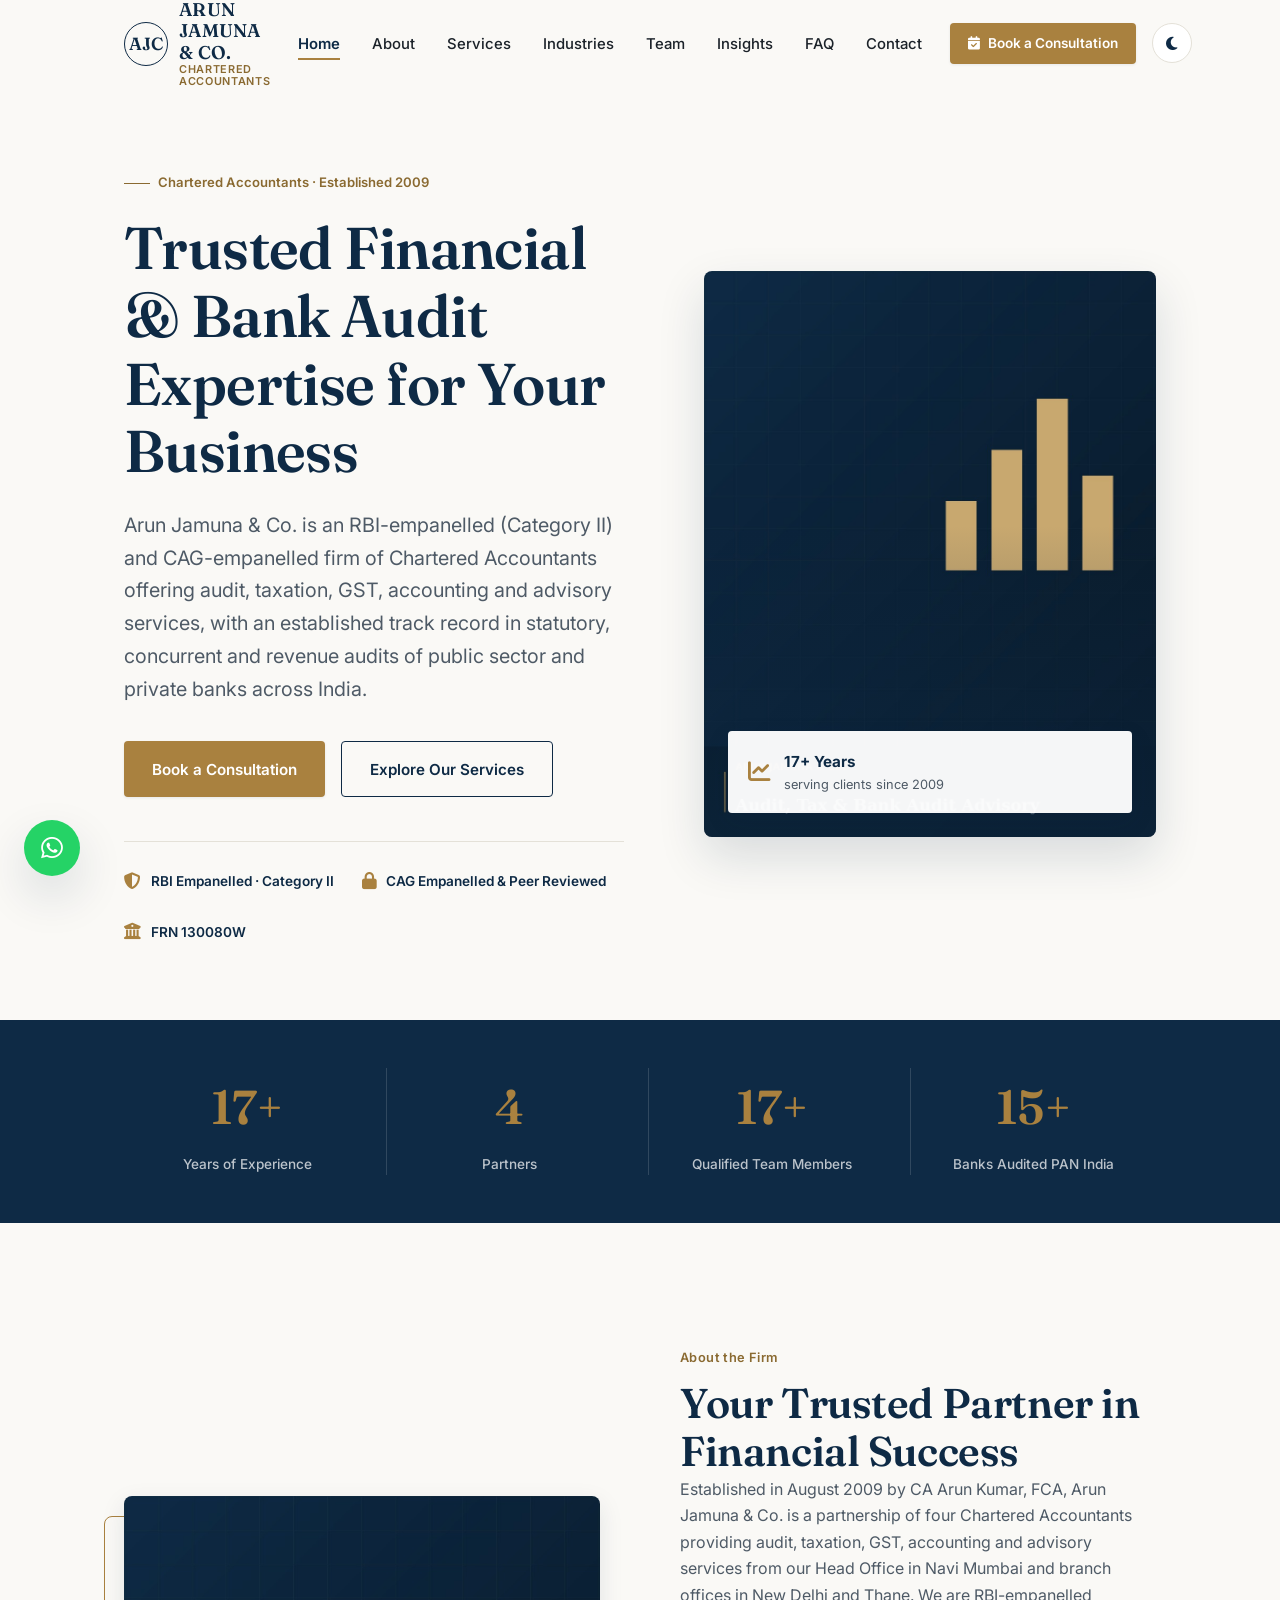
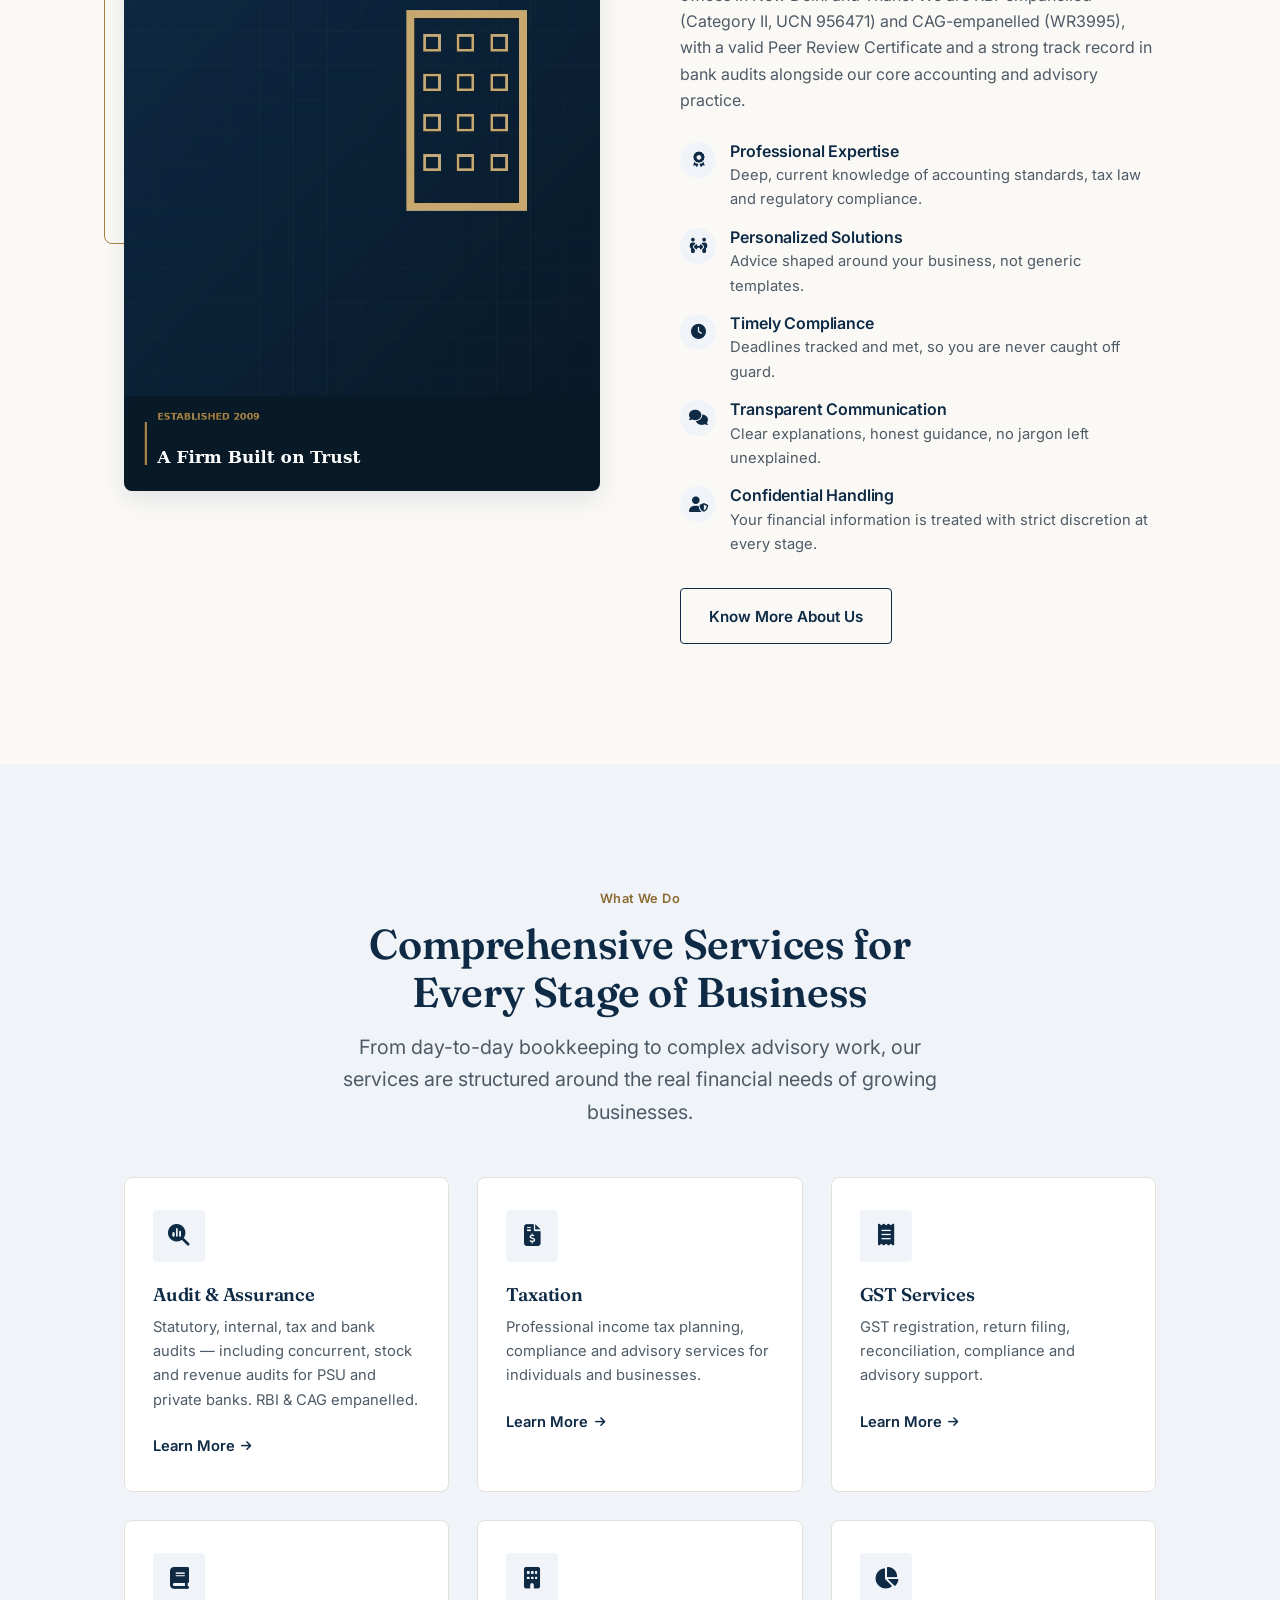
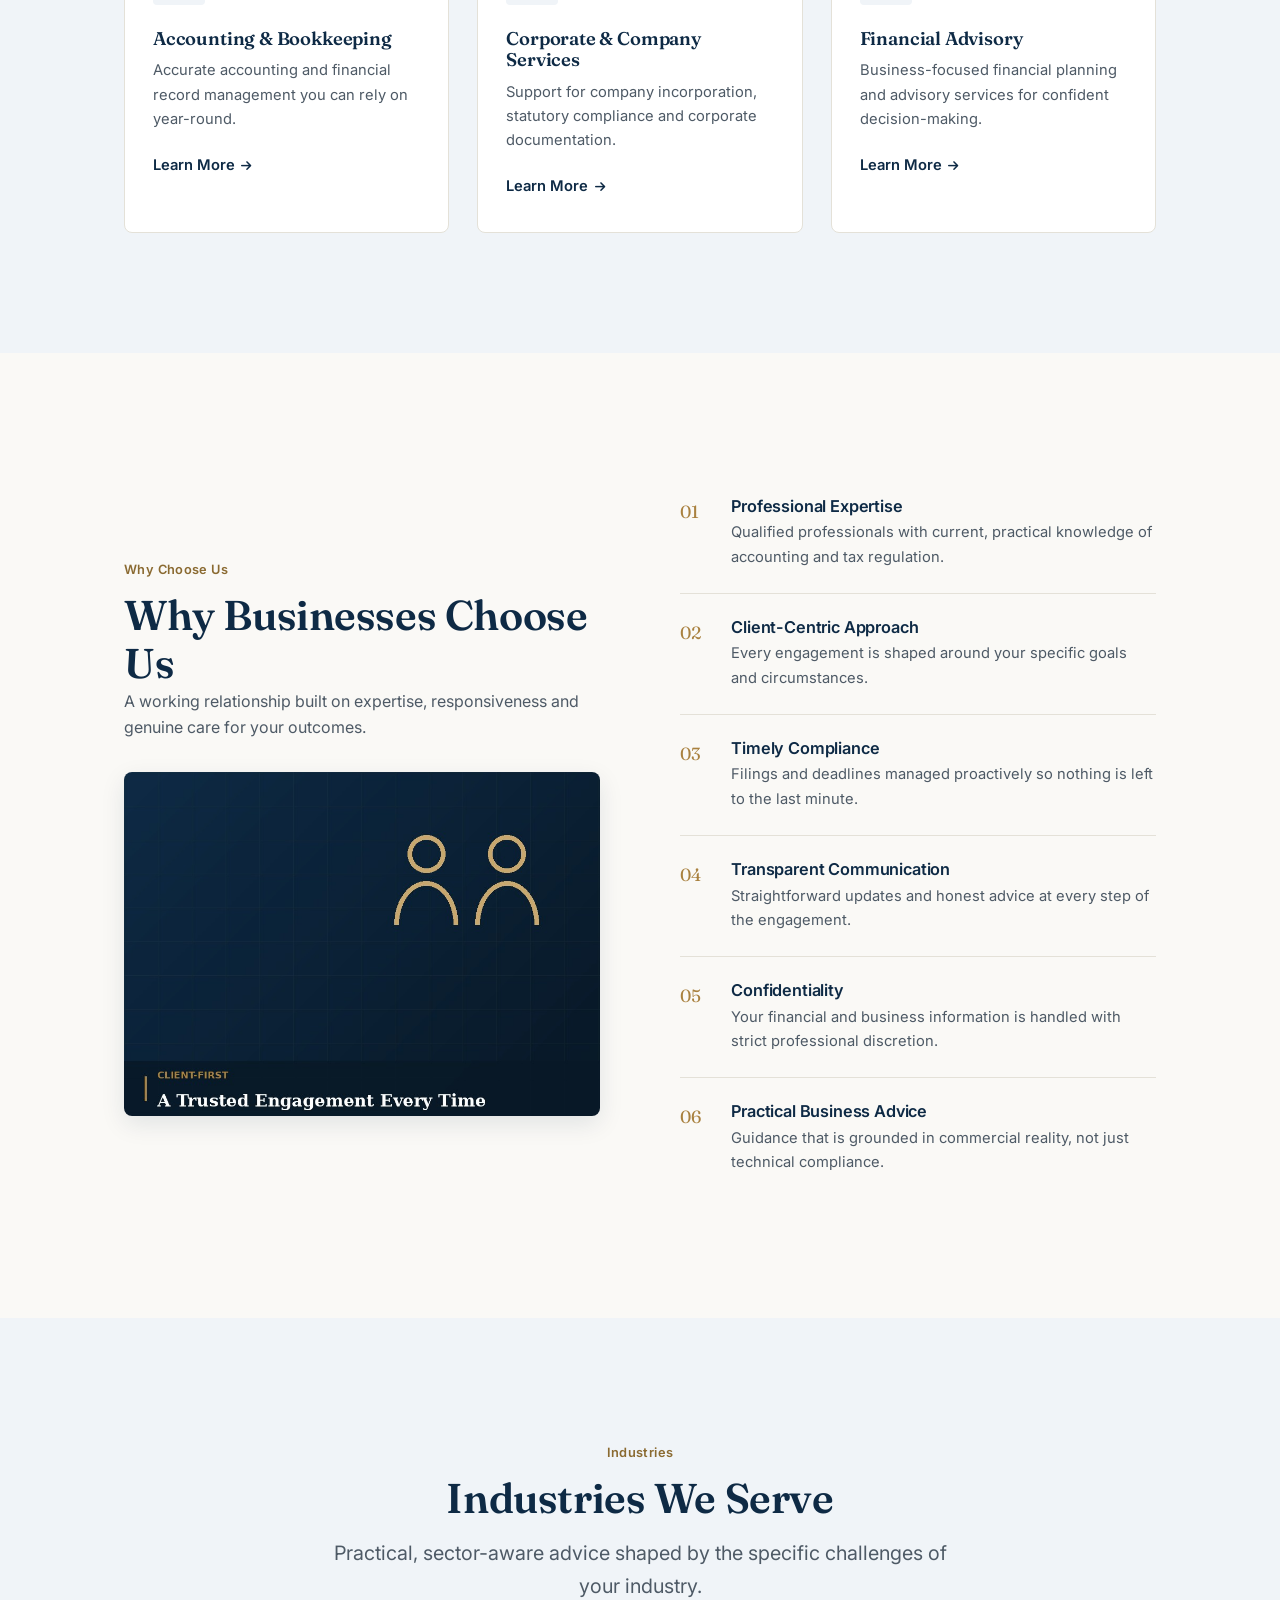
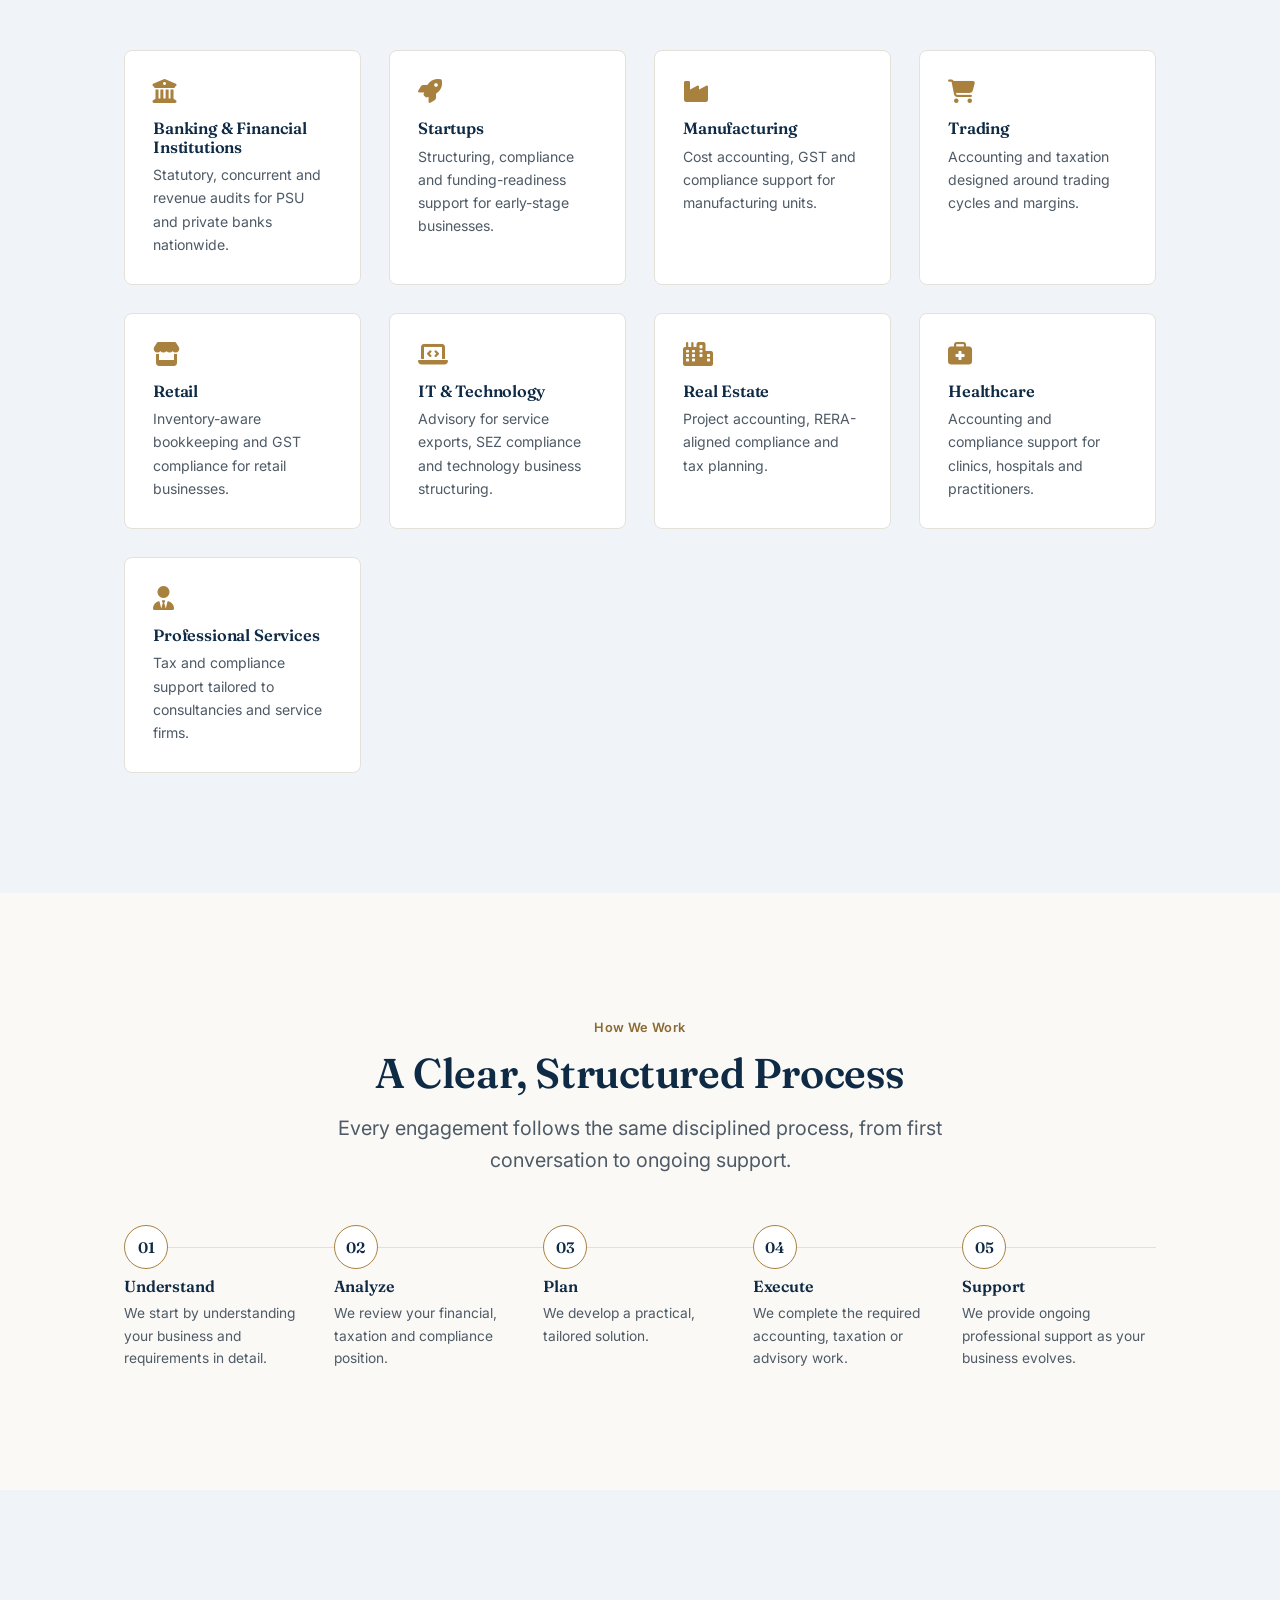
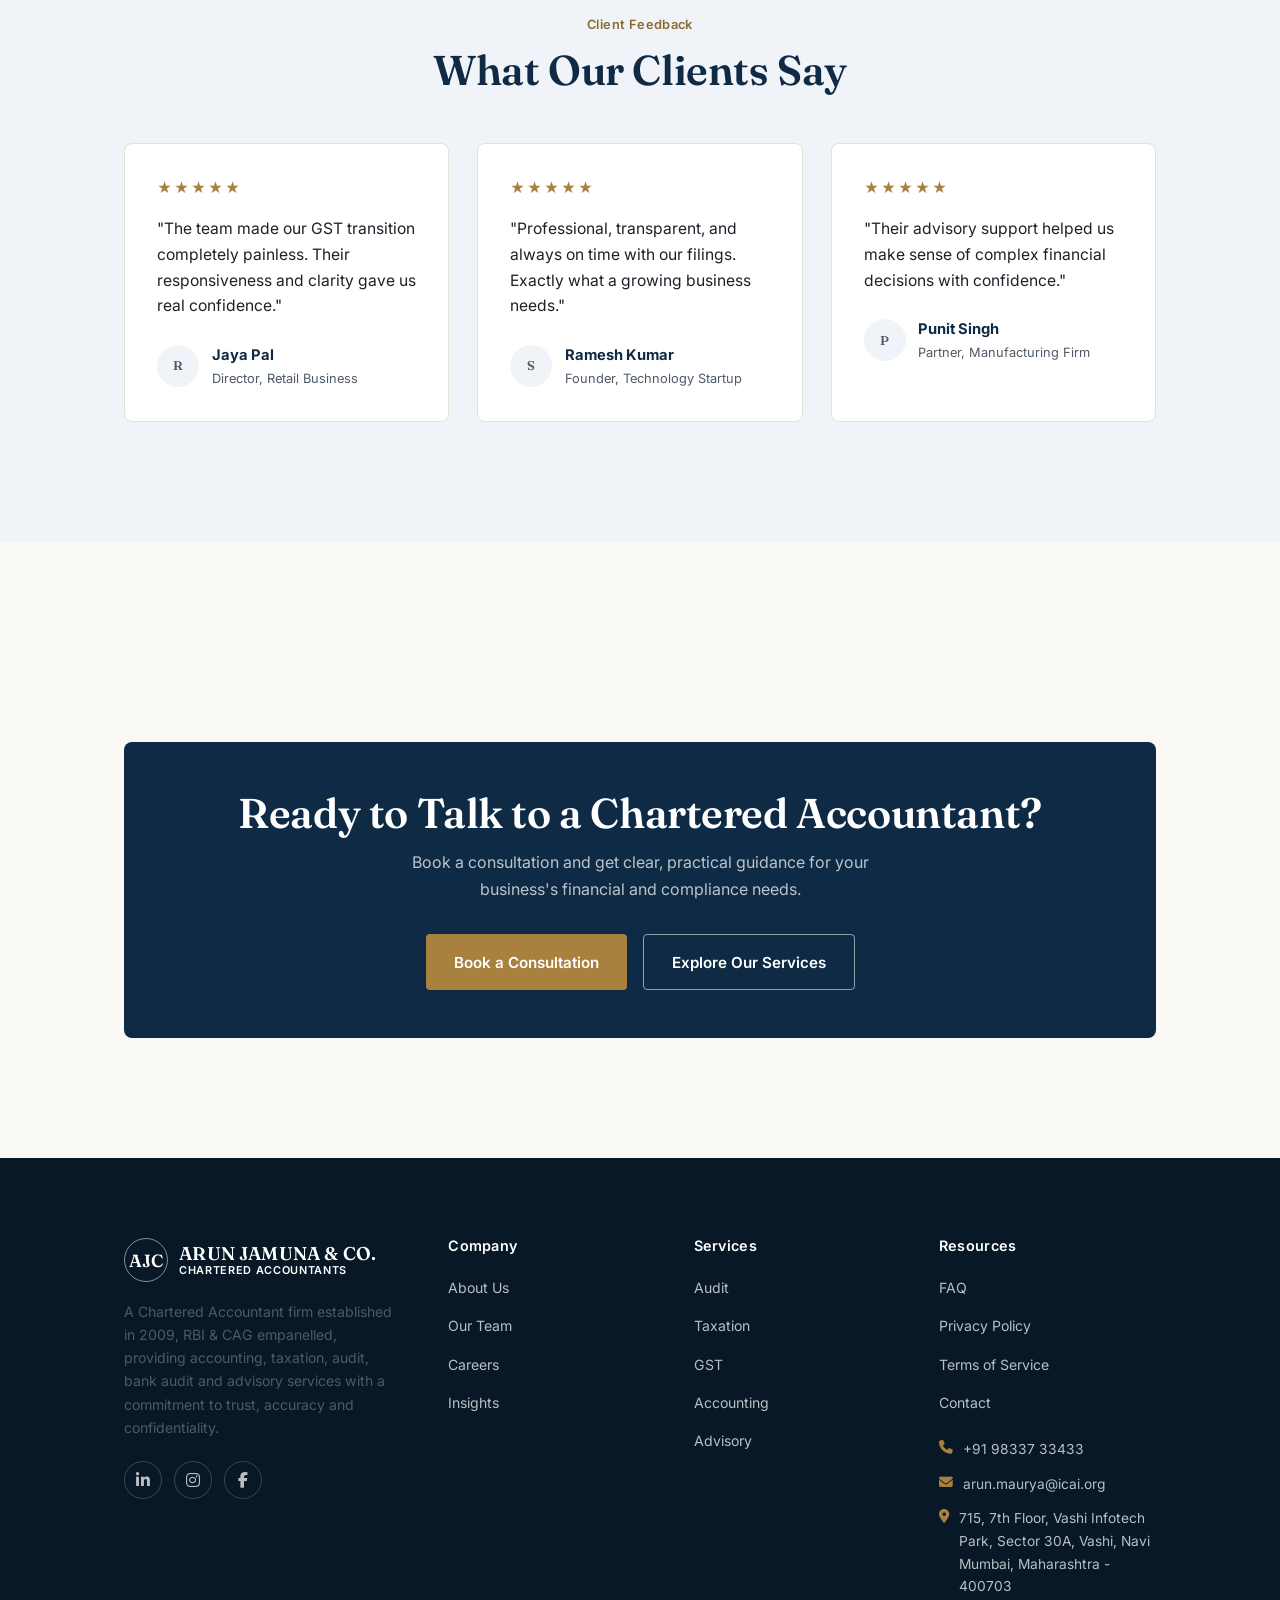
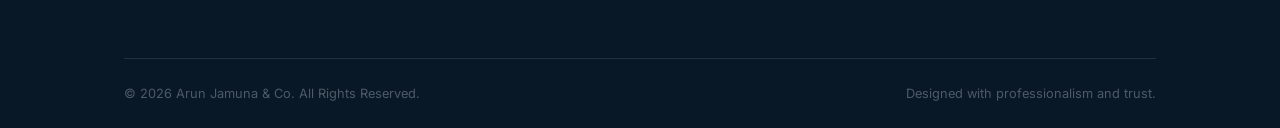
<file: index.html>
<!DOCTYPE html>
<html lang="en">
<head>
  <meta charset="UTF-8" />
  <meta name="viewport" content="width=device-width, initial-scale=1.0" />
  <title>Arun Jamuna & Co. | Chartered Accountants in India</title>
  <meta name="description" content="Arun Jamuna & Co. is a professional Chartered Accountant firm offering audit, taxation, GST, accounting and financial advisory services for businesses across India." />
  <meta name="keywords" content="Chartered Accountant, CA Firm, CA Firm in India, Accounting Services, Tax Consultant, GST Consultant, Audit Services, Bank Audit, RBI Empanelled CA Firm, Income Tax Services, Business Advisory, Financial Advisory" />
  <meta name="robots" content="index, follow" />
  <link rel="canonical" href="https://www.yourdomain.com/index.html" />

  <!-- Open Graph -->
  <meta property="og:type" content="website" />
  <meta property="og:title" content="Arun Jamuna & Co. | Chartered Accountants in India" />
  <meta property="og:description" content="Arun Jamuna & Co. is a professional Chartered Accountant firm offering audit, taxation, GST, accounting and financial advisory services for businesses across India." />
  <meta property="og:image" content="images/hero.jpg" />
  <meta property="og:url" content="https://www.yourdomain.com/index.html" />
  <meta name="twitter:card" content="summary_large_image" />

  <link rel="icon" type="image/png" href="images/logo.png" />

  <!-- Fonts -->
  <link rel="preconnect" href="https://fonts.googleapis.com" />
  <link rel="preconnect" href="https://fonts.gstatic.com" crossorigin />
  <link href="https://fonts.googleapis.com/css2?family=Fraunces:wght@500;600;700&family=Inter:wght@400;500;600;700&display=swap" rel="stylesheet" />

  <!-- Icons -->
  <link rel="stylesheet" href="https://cdnjs.cloudflare.com/ajax/libs/font-awesome/6.5.1/css/all.min.css" integrity="" crossorigin="anonymous" referrerpolicy="no-referrer" />

  <link rel="stylesheet" href="css/style.css" />
  <link rel="stylesheet" href="css/responsive.css" />

  <!-- Applies the saved (or system-default) theme before first paint, so
       there is no flash of the wrong theme when the page loads. -->
  <script>
    (function () {
      try {
        var saved = localStorage.getItem("theme");
        var theme = saved || (window.matchMedia && window.matchMedia("(prefers-color-scheme: dark)").matches ? "dark" : "light");
        document.documentElement.setAttribute("data-theme", theme);
      } catch (e) {
        document.documentElement.setAttribute("data-theme", "light");
      }
    })();
  </script>
</head>
<body>
  <a class="skip-link" href="#main">Skip to main content</a>
  <header class="site-header">
    <div class="container header-inner">
      <a href="index.html" class="brand" aria-label="Arun Jamuna & Co. — Home">
        <span class="brand-mark">AJC</span>
        <span class="brand-text">
          <span class="brand-name">ARUN JAMUNA & CO.</span>
          <span class="brand-sub">CHARTERED ACCOUNTANTS</span>
        </span>
      </a>

      <nav class="main-nav" aria-label="Primary">
        <ul class="nav-list">
          <li><a href="index.html">Home</a></li>
          <li><a href="about.html">About</a></li>
          <li><a href="services.html">Services</a></li>
          <li><a href="industries.html">Industries</a></li>
          <li><a href="team.html">Team</a></li>
          <li><a href="insights.html">Insights</a></li>
          <li><a href="faq.html">FAQ</a></li>
          <li><a href="contact.html">Contact</a></li>
        </ul>
      </nav>

      <div class="header-cta">
        <!-- <a href="contact.html" class="btn btn-outline btn-sm">Login Area</a> -->
        <a href="contact.html" class="btn btn-primary btn-sm"><i class="fa-solid fa-calendar-check"></i><span>Book a Consultation</span></a>
        <button class="theme-toggle" id="theme-toggle" aria-label="Switch to dark theme" aria-pressed="false">
          <i class="fa-solid fa-moon" aria-hidden="true"></i>
          <i class="fa-solid fa-sun" aria-hidden="true"></i>
        </button>
        <button class="nav-toggle" aria-label="Open menu" aria-expanded="false" aria-controls="mobile-nav">
          <span></span><span></span><span></span>
        </button>
      </div>
    </div>
  </header>

  <div class="mobile-nav" id="mobile-nav">
    <div class="mobile-nav-backdrop"></div>
    <div class="mobile-nav-panel">
      <nav aria-label="Mobile">
        <ul class="mobile-nav-list">
          <li><a href="index.html">Home</a></li>
            <li><a href="about.html">About</a></li>
            <li><a href="services.html">Services</a></li>
            <li><a href="industries.html">Industries</a></li>
            <li><a href="team.html">Team</a></li>
            <li><a href="insights.html">Insights</a></li>
            <li><a href="faq.html">FAQ</a></li>
            <li><a href="contact.html">Contact</a></li>
        </ul>
      </nav>
      <div class="mobile-nav-cta">
        <a href="contact.html" class="btn btn-primary btn-block">Book a Consultation</a>
        <a href="tel:+919833733433" class="btn btn-outline btn-block">Call Us</a>
      </div>
      <button class="mobile-theme-toggle" id="mobile-theme-toggle" aria-pressed="false">
        <span><i class="fa-solid fa-moon" aria-hidden="true"></i>&nbsp; Dark Mode</span>
        <span aria-hidden="true">Off</span>
      </button>
    </div>
  </div>
  <main id="main">

    <!-- HERO -->
    <section class="hero">
      <div class="container hero-grid">
        <div class="hero-content">
          <span class="hero-eyebrow">Chartered Accountants &middot; Established 2009</span>
          <h1>Trusted Financial &amp; Bank Audit Expertise for Your Business</h1>
          <p class="hero-lead">Arun Jamuna &amp; Co. is an RBI-empanelled (Category II) and CAG-empanelled firm of Chartered Accountants offering audit, taxation, GST, accounting and advisory services, with an established track record in statutory, concurrent and revenue audits of public sector and private banks across India.</p>
          <div class="hero-actions">
            <a href="contact.html" class="btn btn-primary">Book a Consultation</a>
            <a href="services.html" class="btn btn-outline">Explore Our Services</a>
          </div>
          <div class="hero-trust">
            <span class="trust-item"><i class="fa-solid fa-shield-halved"></i>RBI Empanelled &middot; Category II</span>
            <span class="trust-item"><i class="fa-solid fa-lock"></i>CAG Empanelled &amp; Peer Reviewed</span>
            <span class="trust-item"><i class="fa-solid fa-building-columns"></i>FRN 130080W</span>
          </div>
        </div>
        <div class="hero-visual">
          <img src="images/hero.jpg" alt="Chartered accountant reviewing financial statements with a client in a modern office" loading="eager" />
          <div class="hero-card">
            <i class="fa-solid fa-chart-line"></i>
            <span>
              <strong>17+ Years</strong>
              <span>serving clients since 2009</span>
            </span>
          </div>
        </div>
      </div>
    </section>

    <!-- TRUST STATISTICS -->
    <section class="stats-band">
      <div class="container stats-grid">
        <div class="stat-item">
          <div class="stat-number"><span data-counter="17" data-suffix="+">0</span></div>
          <div class="stat-label">Years of Experience</div>
        </div>
        <div class="stat-item">
          <div class="stat-number"><span data-counter="4" data-suffix="">0</span></div>
          <div class="stat-label">Partners</div>
        </div>
        <div class="stat-item">
          <div class="stat-number"><span data-counter="17" data-suffix="+">0</span></div>
          <div class="stat-label">Qualified Team Members</div>
        </div>
        <div class="stat-item">
          <div class="stat-number"><span data-counter="15" data-suffix="+">0</span></div>
          <div class="stat-label">Banks Audited PAN India</div>
        </div>
      </div>
    </section>

    <!-- ABOUT PREVIEW -->
    <section class="section">
      <div class="container split">
        <div class="about-media reveal">
          <div class="frame" aria-hidden="true"></div>
          <img src="images/about.jpg" alt="Partners of Arun Jamuna & Co. reviewing a client file in their office" loading="lazy" />
        </div>
        <div class="reveal reveal-delay-1">
          <span class="kicker">About the Firm</span>
          <h2>Your Trusted Partner in Financial Success</h2>
          <p>Established in August 2009 by CA Arun Kumar, FCA, Arun Jamuna &amp; Co. is a partnership of four Chartered Accountants providing audit, taxation, GST, accounting and advisory services from our Head Office in Navi Mumbai and branch offices in New Delhi and Thane. We are RBI-empanelled (Category II, UCN 956471) and CAG-empanelled (WR3995), with a valid Peer Review Certificate and a strong track record in bank audits alongside our core accounting and advisory practice.</p>
          <div class="value-list">
            <div class="value-item">
              <i class="fa-solid fa-award"></i>
              <div><h4>Professional Expertise</h4><p>Deep, current knowledge of accounting standards, tax law and regulatory compliance.</p></div>
            </div>
            <div class="value-item">
              <i class="fa-solid fa-people-arrows"></i>
              <div><h4>Personalized Solutions</h4><p>Advice shaped around your business, not generic templates.</p></div>
            </div>
            <div class="value-item">
              <i class="fa-solid fa-clock"></i>
              <div><h4>Timely Compliance</h4><p>Deadlines tracked and met, so you are never caught off guard.</p></div>
            </div>
            <div class="value-item">
              <i class="fa-solid fa-comments"></i>
              <div><h4>Transparent Communication</h4><p>Clear explanations, honest guidance, no jargon left unexplained.</p></div>
            </div>
            <div class="value-item">
              <i class="fa-solid fa-user-shield"></i>
              <div><h4>Confidential Handling</h4><p>Your financial information is treated with strict discretion at every stage.</p></div>
            </div>
          </div>
          <a href="about.html" class="btn btn-outline" style="margin-top:2rem;">Know More About Us</a>
        </div>
      </div>
    </section>

    <!-- SERVICES -->
    <section class="section section-alt">
      <div class="container">
        <div class="section-head center reveal">
          <span class="kicker">What We Do</span>
          <h2>Comprehensive Services for Every Stage of Business</h2>
          <p>From day-to-day bookkeeping to complex advisory work, our services are structured around the real financial needs of growing businesses.</p>
        </div>
        <div class="grid grid-3">
          <div class="card reveal">
            <div class="card-icon"><i class="fa-solid fa-magnifying-glass-chart"></i></div>
            <h3>Audit &amp; Assurance</h3>
            <p>Statutory, internal, tax and bank audits &mdash; including concurrent, stock and revenue audits for PSU and private banks. RBI &amp; CAG empanelled.</p>
            <a href="services.html#audit" class="link-arrow">Learn More <i class="fa-solid fa-arrow-right"></i></a>
          </div>
          <div class="card reveal reveal-delay-1">
            <div class="card-icon"><i class="fa-solid fa-file-invoice-dollar"></i></div>
            <h3>Taxation</h3>
            <p>Professional income tax planning, compliance and advisory services for individuals and businesses.</p>
            <a href="services.html#taxation" class="link-arrow">Learn More <i class="fa-solid fa-arrow-right"></i></a>
          </div>
          <div class="card reveal reveal-delay-2">
            <div class="card-icon"><i class="fa-solid fa-receipt"></i></div>
            <h3>GST Services</h3>
            <p>GST registration, return filing, reconciliation, compliance and advisory support.</p>
            <a href="services.html#gst" class="link-arrow">Learn More <i class="fa-solid fa-arrow-right"></i></a>
          </div>
          <div class="card reveal">
            <div class="card-icon"><i class="fa-solid fa-book"></i></div>
            <h3>Accounting &amp; Bookkeeping</h3>
            <p>Accurate accounting and financial record management you can rely on year-round.</p>
            <a href="services.html#accounting" class="link-arrow">Learn More <i class="fa-solid fa-arrow-right"></i></a>
          </div>
          <div class="card reveal reveal-delay-1">
            <div class="card-icon"><i class="fa-solid fa-building"></i></div>
            <h3>Corporate &amp; Company Services</h3>
            <p>Support for company incorporation, statutory compliance and corporate documentation.</p>
            <a href="services.html#corporate" class="link-arrow">Learn More <i class="fa-solid fa-arrow-right"></i></a>
          </div>
          <div class="card reveal reveal-delay-2">
            <div class="card-icon"><i class="fa-solid fa-chart-pie"></i></div>
            <h3>Financial Advisory</h3>
            <p>Business-focused financial planning and advisory services for confident decision-making.</p>
            <a href="services.html#advisory" class="link-arrow">Learn More <i class="fa-solid fa-arrow-right"></i></a>
          </div>
        </div>
      </div>
    </section>

    <!-- WHY CHOOSE US -->
    <section class="section">
      <div class="container split">
        <div class="reveal">
          <span class="kicker">Why Choose Us</span>
          <h2>Why Businesses Choose Us</h2>
          <p>A working relationship built on expertise, responsiveness and genuine care for your outcomes.</p>
          <img src="images/services/why-choose-us.jpg" alt="Team of chartered accountants in a client meeting" loading="lazy" style="border-radius:8px;margin-top:2rem;box-shadow:var(--shadow-md);" />
        </div>
        <div class="reveal reveal-delay-1">
          <div class="benefit-item">
            <span class="benefit-num">01</span>
            <div><h4>Professional Expertise</h4><p>Qualified professionals with current, practical knowledge of accounting and tax regulation.</p></div>
          </div>
          <div class="benefit-item">
            <span class="benefit-num">02</span>
            <div><h4>Client-Centric Approach</h4><p>Every engagement is shaped around your specific goals and circumstances.</p></div>
          </div>
          <div class="benefit-item">
            <span class="benefit-num">03</span>
            <div><h4>Timely Compliance</h4><p>Filings and deadlines managed proactively so nothing is left to the last minute.</p></div>
          </div>
          <div class="benefit-item">
            <span class="benefit-num">04</span>
            <div><h4>Transparent Communication</h4><p>Straightforward updates and honest advice at every step of the engagement.</p></div>
          </div>
          <div class="benefit-item">
            <span class="benefit-num">05</span>
            <div><h4>Confidentiality</h4><p>Your financial and business information is handled with strict professional discretion.</p></div>
          </div>
          <div class="benefit-item">
            <span class="benefit-num">06</span>
            <div><h4>Practical Business Advice</h4><p>Guidance that is grounded in commercial reality, not just technical compliance.</p></div>
          </div>
        </div>
      </div>
    </section>

    <!-- INDUSTRIES -->
    <section class="section section-alt">
      <div class="container">
        <div class="section-head center reveal">
          <span class="kicker">Industries</span>
          <h2>Industries We Serve</h2>
          <p>Practical, sector-aware advice shaped by the specific challenges of your industry.</p>
        </div>
        <div class="grid grid-4">
          <div class="industry-card reveal"><i class="fa-solid fa-building-columns"></i><h3>Banking &amp; Financial Institutions</h3><p>Statutory, concurrent and revenue audits for PSU and private banks nationwide.</p></div>
          <div class="industry-card reveal"><i class="fa-solid fa-rocket"></i><h3>Startups</h3><p>Structuring, compliance and funding-readiness support for early-stage businesses.</p></div>
          <div class="industry-card reveal reveal-delay-1"><i class="fa-solid fa-industry"></i><h3>Manufacturing</h3><p>Cost accounting, GST and compliance support for manufacturing units.</p></div>
          <div class="industry-card reveal reveal-delay-2"><i class="fa-solid fa-cart-shopping"></i><h3>Trading</h3><p>Accounting and taxation designed around trading cycles and margins.</p></div>
          <div class="industry-card reveal reveal-delay-3"><i class="fa-solid fa-store"></i><h3>Retail</h3><p>Inventory-aware bookkeeping and GST compliance for retail businesses.</p></div>
          <div class="industry-card reveal"><i class="fa-solid fa-laptop-code"></i><h3>IT &amp; Technology</h3><p>Advisory for service exports, SEZ compliance and technology business structuring.</p></div>
          <div class="industry-card reveal reveal-delay-1"><i class="fa-solid fa-city"></i><h3>Real Estate</h3><p>Project accounting, RERA-aligned compliance and tax planning.</p></div>
          <div class="industry-card reveal reveal-delay-2"><i class="fa-solid fa-briefcase-medical"></i><h3>Healthcare</h3><p>Accounting and compliance support for clinics, hospitals and practitioners.</p></div>
          <div class="industry-card reveal reveal-delay-3"><i class="fa-solid fa-user-tie"></i><h3>Professional Services</h3><p>Tax and compliance support tailored to consultancies and service firms.</p></div>
        </div>
      </div>
    </section>

    <!-- PROCESS -->
    <section class="section">
      <div class="container">
        <div class="section-head center reveal">
          <span class="kicker">How We Work</span>
          <h2>A Clear, Structured Process</h2>
          <p>Every engagement follows the same disciplined process, from first conversation to ongoing support.</p>
        </div>
        <div class="process-track reveal">
          <div class="process-step" data-step="01"><h4>Understand</h4><p>We start by understanding your business and requirements in detail.</p></div>
          <div class="process-step" data-step="02"><h4>Analyze</h4><p>We review your financial, taxation and compliance position.</p></div>
          <div class="process-step" data-step="03"><h4>Plan</h4><p>We develop a practical, tailored solution.</p></div>
          <div class="process-step" data-step="04"><h4>Execute</h4><p>We complete the required accounting, taxation or advisory work.</p></div>
          <div class="process-step" data-step="05"><h4>Support</h4><p>We provide ongoing professional support as your business evolves.</p></div>
        </div>
      </div>
    </section>

    <!-- TESTIMONIALS -->
    <section class="section section-alt">
      <div class="container">
        <div class="section-head center reveal">
          <span class="kicker">Client Feedback</span>
          <h2>What Our Clients Say</h2>
        </div>
        <!-- <p class="testimonial-note" style="text-align:center;">Sample testimonials shown for illustration &mdash; replace with real, verified client feedback before launch.</p> -->
        <div class="grid grid-3">
          <div class="testimonial-card reveal">
            <div class="stars">&#9733;&#9733;&#9733;&#9733;&#9733;</div>
            <p class="quote">"The team made our GST transition completely painless. Their responsiveness and clarity gave us real confidence."</p>
            <div class="testimonial-person">
              <span class="testimonial-avatar">R</span>
              <span><strong>Jaya Pal</strong><span>Director, Retail Business</span></span>
            </div>
          </div>
          <div class="testimonial-card reveal reveal-delay-1">
            <div class="stars">&#9733;&#9733;&#9733;&#9733;&#9733;</div>
            <p class="quote">"Professional, transparent, and always on time with our filings. Exactly what a growing business needs."</p>
            <div class="testimonial-person">
              <span class="testimonial-avatar">S</span>
              <span><strong>Ramesh Kumar</strong><span>Founder, Technology Startup</span></span>
            </div>
          </div>
          <div class="testimonial-card reveal reveal-delay-2">
            <div class="stars">&#9733;&#9733;&#9733;&#9733;&#9733;</div>
            <p class="quote">"Their advisory support helped us make sense of complex financial decisions with confidence."</p>
            <div class="testimonial-person">
              <span class="testimonial-avatar">P</span>
              <span><strong>Punit Singh</strong><span>Partner, Manufacturing Firm</span></span>
            </div>
          </div>
        </div>
      </div>
    </section>

    <!-- CTA -->
    <section class="section">
      <div class="container">
        <div class="cta-band reveal">
          <h2>Ready to Talk to a Chartered Accountant?</h2>
          <p>Book a consultation and get clear, practical guidance for your business's financial and compliance needs.</p>
          <div class="hero-actions">
            <a href="contact.html" class="btn btn-primary">Book a Consultation</a>
            <a href="services.html" class="btn btn-outline-light">Explore Our Services</a>
          </div>
        </div>
      </div>
    </section>
  </main>

  <footer class="site-footer">
    <div class="container">
      <div class="footer-top">
        <div class="footer-brand">
          <a href="index.html" class="brand" aria-label="Arun Jamuna & Co. — Home">
            <span class="brand-mark">AJC</span>
            <span class="brand-text">
              <span class="brand-name">ARUN JAMUNA & CO.</span>
              <span class="brand-sub">CHARTERED ACCOUNTANTS</span>
            </span>
          </a>
          <p class="footer-about">A Chartered Accountant firm established in 2009, RBI &amp; CAG empanelled, providing accounting, taxation, audit, bank audit and advisory services with a commitment to trust, accuracy and confidentiality.</p>
          <div class="footer-social">
            <a href="[LINKEDIN URL]" aria-label="LinkedIn" target="_blank" rel="noopener noreferrer"><i class="fa-brands fa-linkedin-in"></i></a>
            <a href="[INSTAGRAM URL]" aria-label="Instagram" target="_blank" rel="noopener noreferrer"><i class="fa-brands fa-instagram"></i></a>
            <a href="[FACEBOOK URL]" aria-label="Facebook" target="_blank" rel="noopener noreferrer"><i class="fa-brands fa-facebook-f"></i></a>
          </div>
        </div>

        <div class="footer-col">
          <h4>Company</h4>
          <ul>
            <li><a href="about.html">About Us</a></li>
            <li><a href="team.html">Our Team</a></li>
            <li><a href="contact.html">Careers</a></li>
            <li><a href="insights.html">Insights</a></li>
          </ul>
        </div>

        <div class="footer-col">
          <h4>Services</h4>
          <ul>
            <li><a href="services.html#audit">Audit</a></li>
            <li><a href="services.html#taxation">Taxation</a></li>
            <li><a href="services.html#gst">GST</a></li>
            <li><a href="services.html#accounting">Accounting</a></li>
            <li><a href="services.html#advisory">Advisory</a></li>
          </ul>
        </div>

        <div class="footer-col">
          <h4>Resources</h4>
          <ul>
            <li><a href="faq.html">FAQ</a></li>
            <li><a href="privacy-policy.html">Privacy Policy</a></li>
            <li><a href="terms.html">Terms of Service</a></li>
            <li><a href="contact.html">Contact</a></li>
          </ul>
          <ul class="footer-contact" style="margin-top:1.4rem;">
            <li><i class="fa-solid fa-phone"></i><span>+91 98337 33433</span></li>
            <li><i class="fa-solid fa-envelope"></i><span>arun.maurya@icai.org</span></li>
            <li><i class="fa-solid fa-location-dot"></i><span>715, 7th Floor, Vashi Infotech Park, Sector 30A, Vashi, Navi Mumbai, Maharashtra - 400703</span></li>
          </ul>
        </div>
      </div>

      <div class="footer-bottom">
        <p>&copy; <span data-year>2026</span> Arun Jamuna & Co. All Rights Reserved.</p>
        <p>Designed with professionalism and trust.</p>
      </div>
    </div>
  </footer>

  <a href="#" class="whatsapp-float" data-whatsapp-link aria-label="Chat with us on WhatsApp">
    <i class="fa-brands fa-whatsapp"></i>
  </a>
  <button class="back-to-top" aria-label="Back to top">
    <i class="fa-solid fa-arrow-up"></i>
  </button>

  <script src="js/script.js"></script>
</body>
</html>
</file>
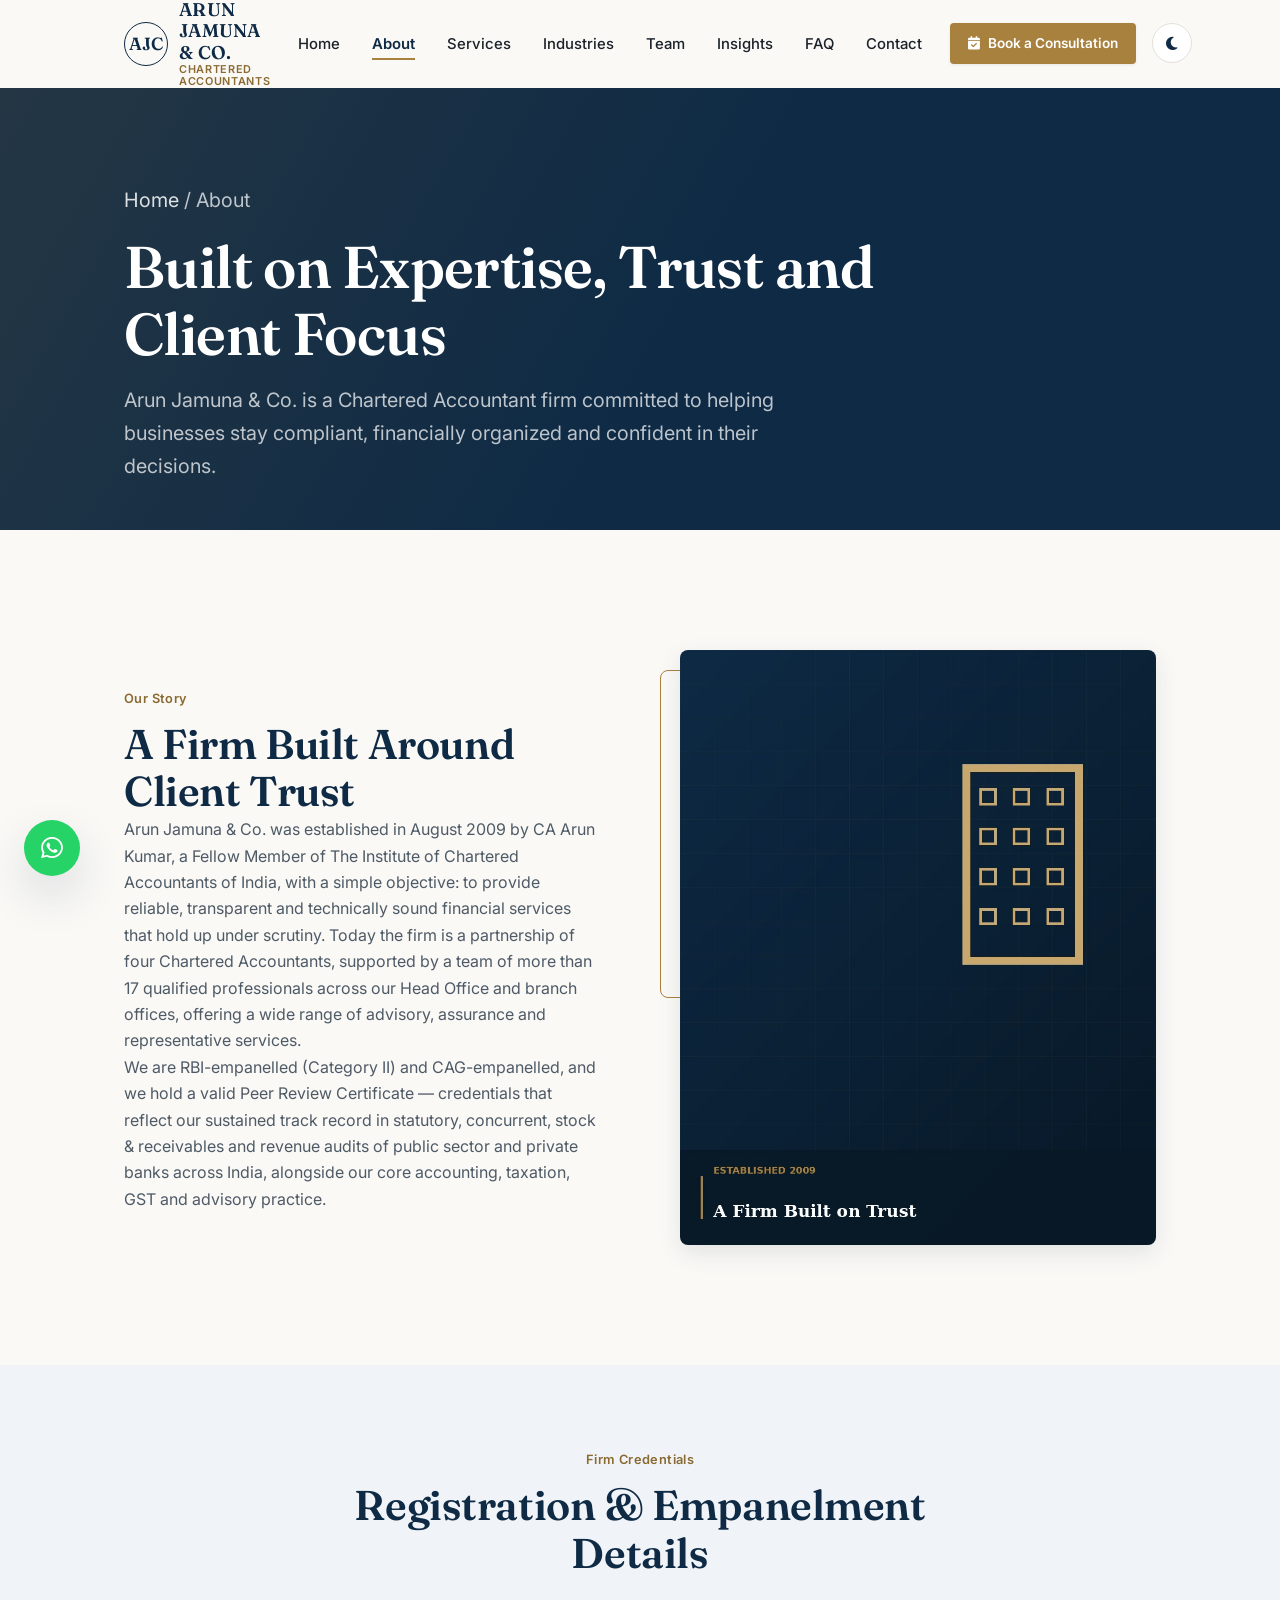
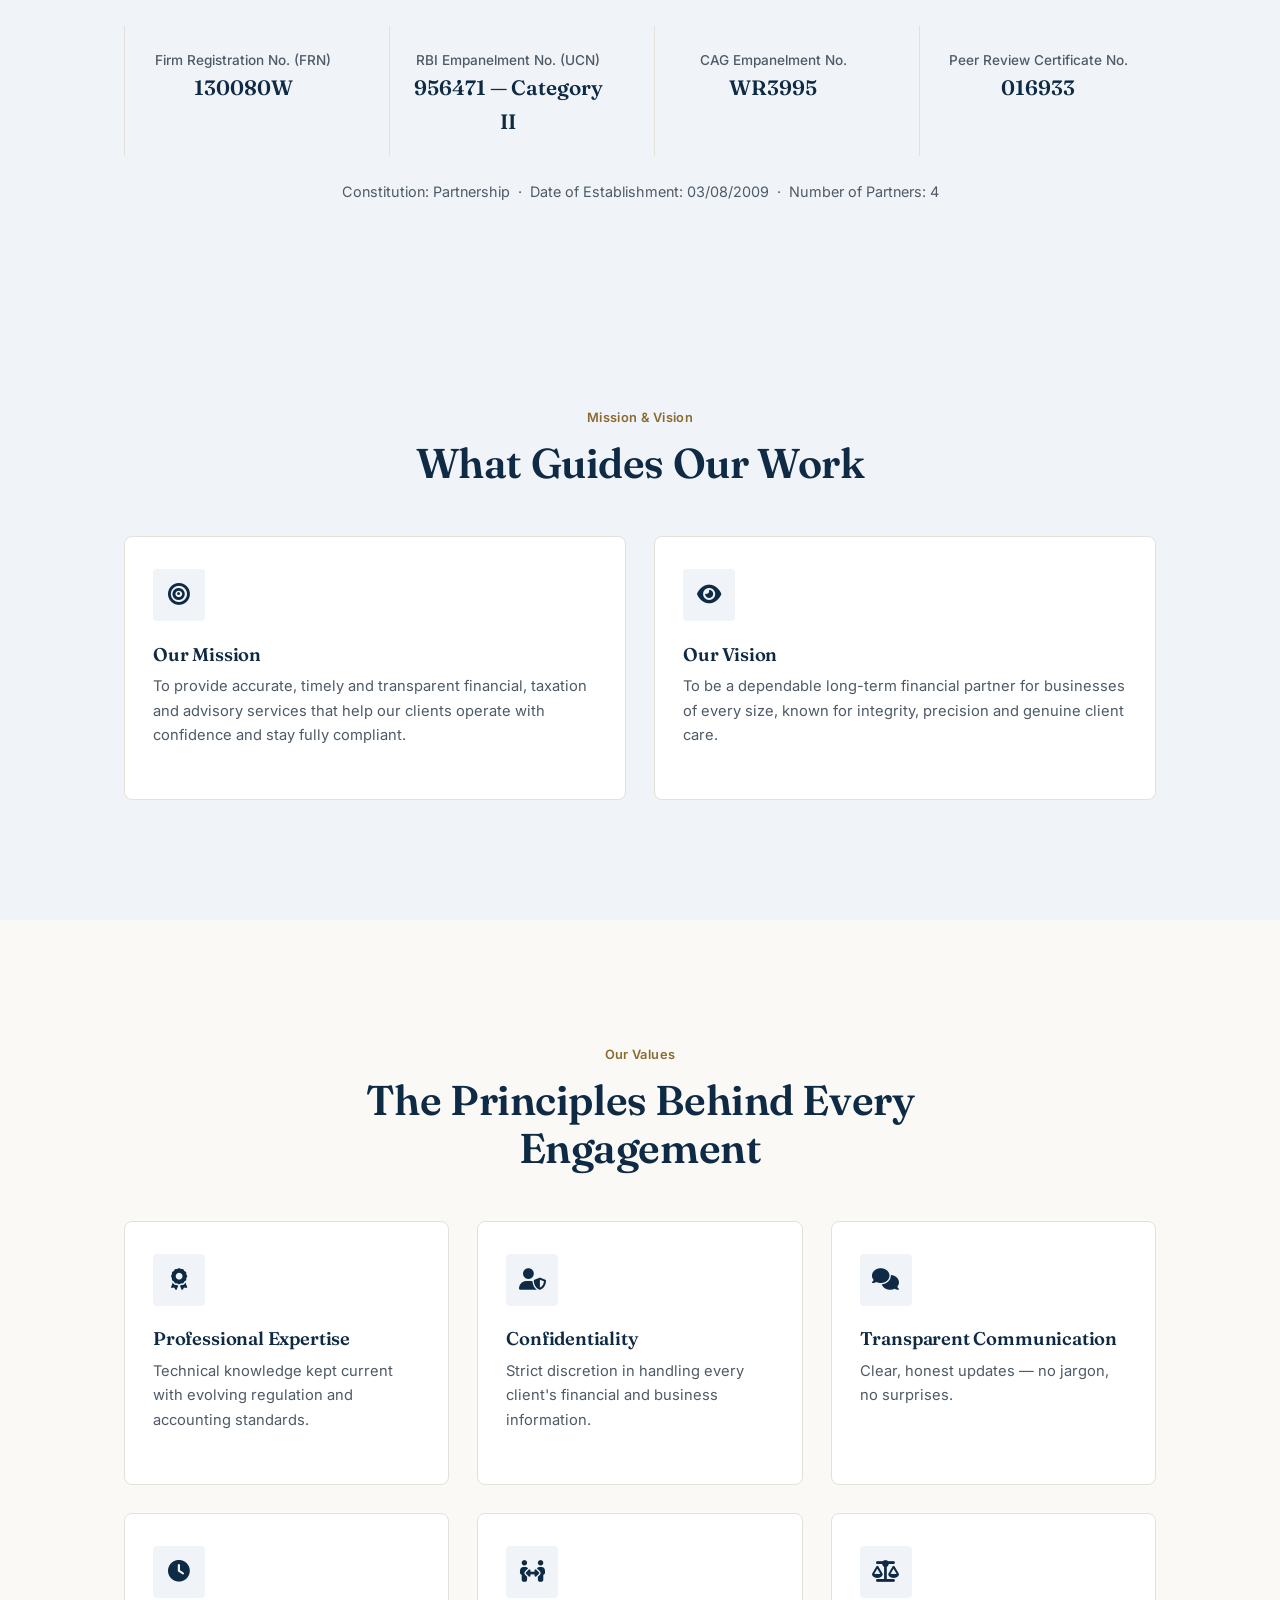
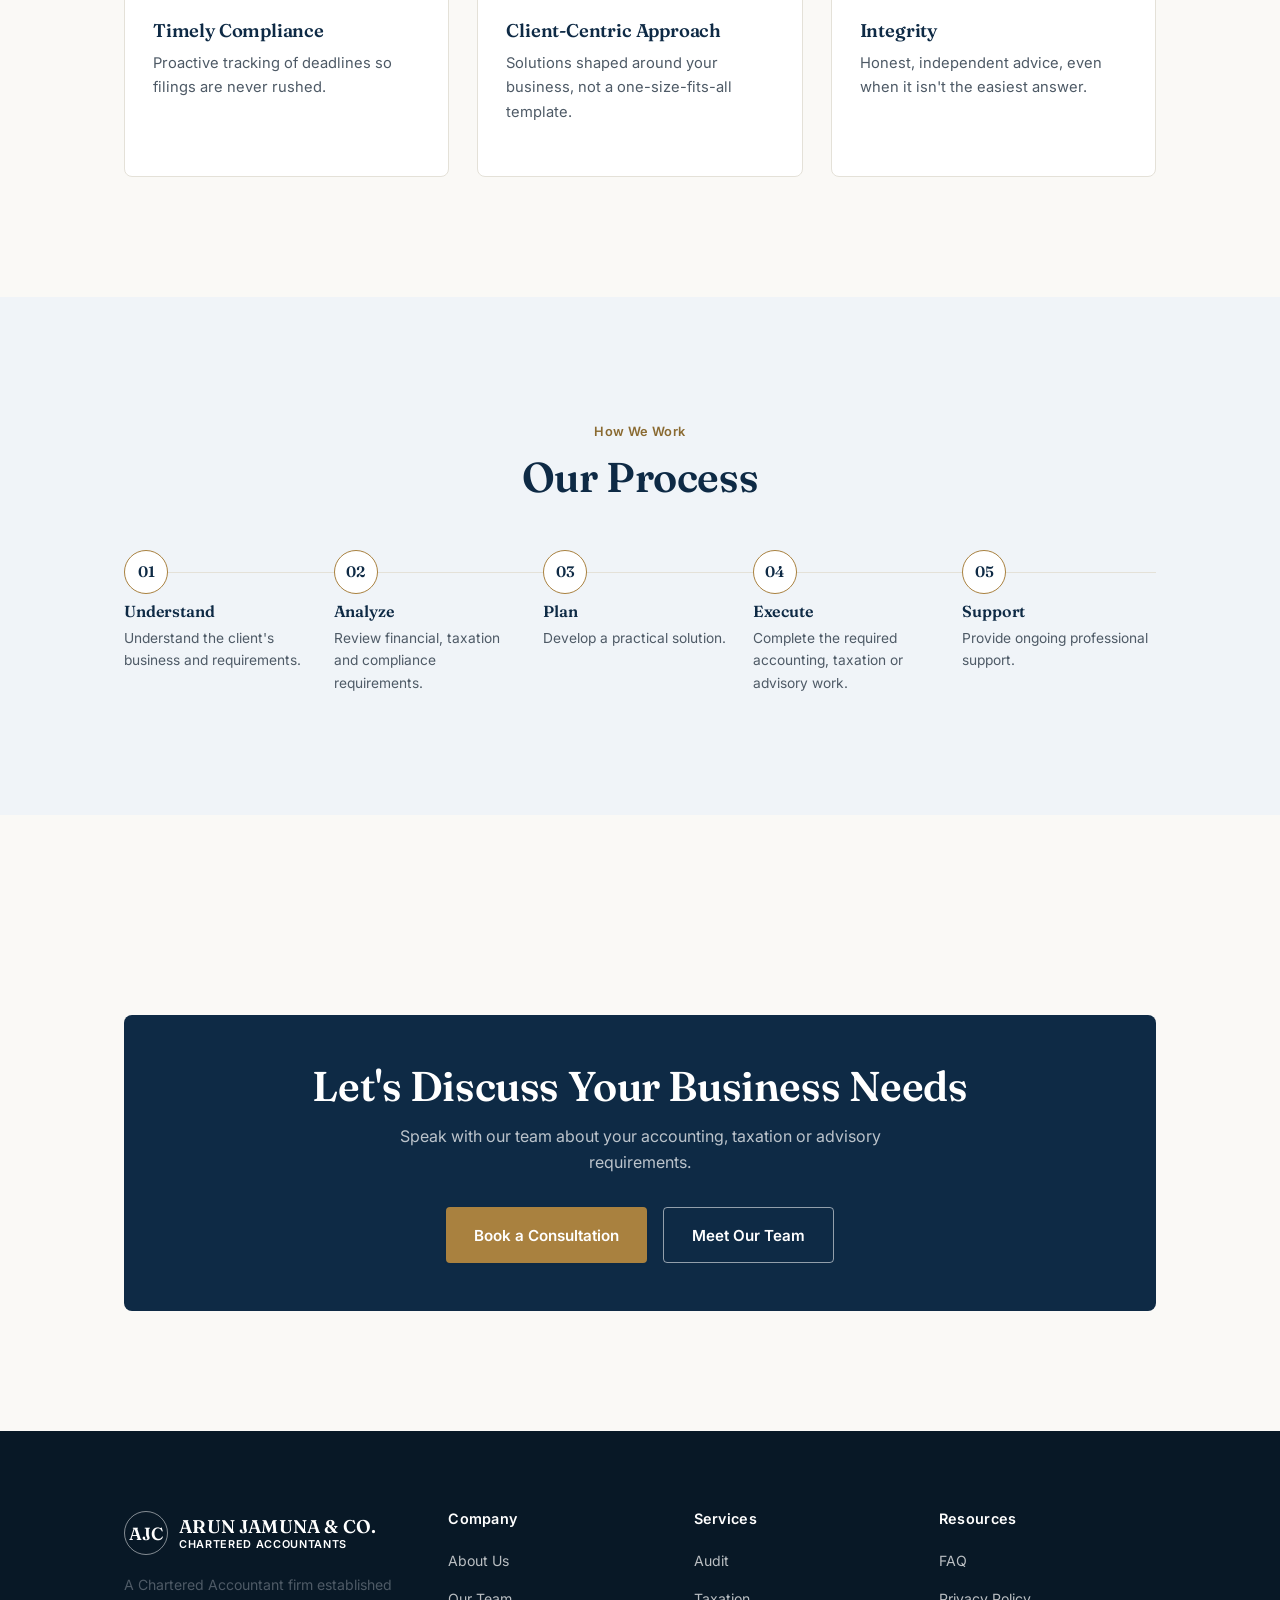
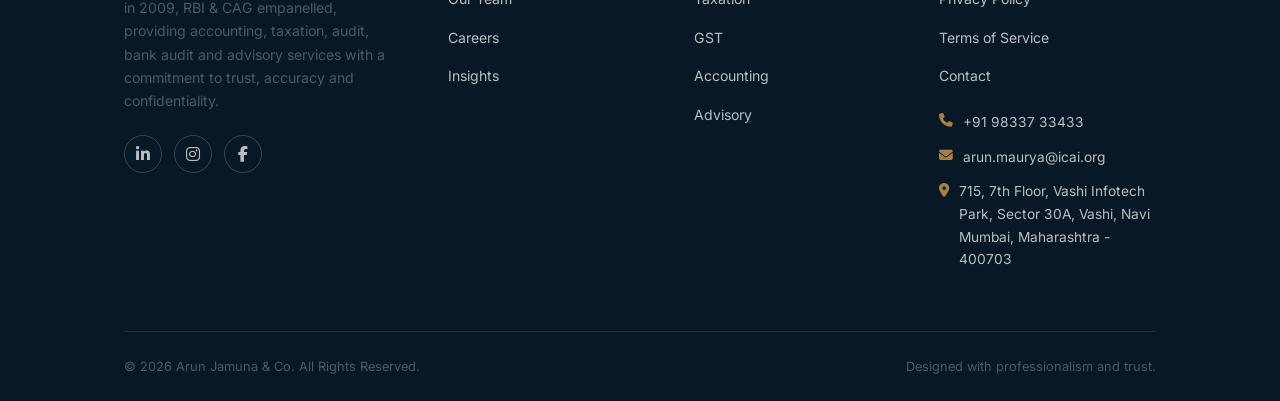
<file: about.html>
<!DOCTYPE html>
<html lang="en">
<head>
  <meta charset="UTF-8" />
  <meta name="viewport" content="width=device-width, initial-scale=1.0" />
  <title>About Us | Arun Jamuna & Co. Chartered Accountants</title>
  <meta name="description" content="Learn about Arun Jamuna & Co., a Chartered Accountant firm built on expertise, transparency and client-focused financial service." />
  <meta name="keywords" content="Chartered Accountant, CA Firm, CA Firm in India, Accounting Services, Tax Consultant, GST Consultant, Audit Services, Bank Audit, RBI Empanelled CA Firm, Income Tax Services, Business Advisory, Financial Advisory" />
  <meta name="robots" content="index, follow" />
  <link rel="canonical" href="https://www.yourdomain.com/about.html" />

  <!-- Open Graph -->
  <meta property="og:type" content="website" />
  <meta property="og:title" content="About Us |ARUN JAMUNA & CO." />
  <meta property="og:description" content="Learn about ARUN JAMUNA & CO., a Chartered Accountant firm built on expertise, transparency and client-focused financial service." />
  <meta property="og:image" content="images/hero.jpg" />
  <meta property="og:url" content="https://www.yourdomain.com/about.html" />
  <meta name="twitter:card" content="summary_large_image" />

  <link rel="icon" type="image/png" href="images/logo.png" />

  <!-- Fonts -->
  <link rel="preconnect" href="https://fonts.googleapis.com" />
  <link rel="preconnect" href="https://fonts.gstatic.com" crossorigin />
  <link href="https://fonts.googleapis.com/css2?family=Fraunces:wght@500;600;700&family=Inter:wght@400;500;600;700&display=swap" rel="stylesheet" />

  <!-- Icons -->
  <link rel="stylesheet" href="https://cdnjs.cloudflare.com/ajax/libs/font-awesome/6.5.1/css/all.min.css" integrity="" crossorigin="anonymous" referrerpolicy="no-referrer" />

  <link rel="stylesheet" href="css/style.css" />
  <link rel="stylesheet" href="css/responsive.css" />

  <!-- Applies the saved (or system-default) theme before first paint, so
       there is no flash of the wrong theme when the page loads. -->
  <script>
    (function () {
      try {
        var saved = localStorage.getItem("theme");
        var theme = saved || (window.matchMedia && window.matchMedia("(prefers-color-scheme: dark)").matches ? "dark" : "light");
        document.documentElement.setAttribute("data-theme", theme);
      } catch (e) {
        document.documentElement.setAttribute("data-theme", "light");
      }
    })();
  </script>
</head>
<body>
  <a class="skip-link" href="#main">Skip to main content</a>
  <header class="site-header">
    <div class="container header-inner">
      <a href="index.html" class="brand" aria-label="Arun Jamuna & Co. — Home">
        <span class="brand-mark">AJC</span>
        <span class="brand-text">
          <span class="brand-name">ARUN JAMUNA & CO.</span>
          <span class="brand-sub">CHARTERED ACCOUNTANTS</span>
        </span>
      </a>

      <nav class="main-nav" aria-label="Primary">
        <ul class="nav-list">
          <li><a href="index.html">Home</a></li>
          <li><a href="about.html">About</a></li>
          <li><a href="services.html">Services</a></li>
          <li><a href="industries.html">Industries</a></li>
          <li><a href="team.html">Team</a></li>
          <li><a href="insights.html">Insights</a></li>
          <li><a href="faq.html">FAQ</a></li>
          <li><a href="contact.html">Contact</a></li>
        </ul>
      </nav>

      <div class="header-cta">
        <!-- <a href="contact.html" class="btn btn-outline btn-sm">Login Area</a> -->
        <a href="contact.html" class="btn btn-primary btn-sm"><i class="fa-solid fa-calendar-check"></i><span>Book a Consultation</span></a>
        <button class="theme-toggle" id="theme-toggle" aria-label="Switch to dark theme" aria-pressed="false">
          <i class="fa-solid fa-moon" aria-hidden="true"></i>
          <i class="fa-solid fa-sun" aria-hidden="true"></i>
        </button>
        <button class="nav-toggle" aria-label="Open menu" aria-expanded="false" aria-controls="mobile-nav">
          <span></span><span></span><span></span>
        </button>
      </div>
    </div>
  </header>

  <div class="mobile-nav" id="mobile-nav">
    <div class="mobile-nav-backdrop"></div>
    <div class="mobile-nav-panel">
      <nav aria-label="Mobile">
        <ul class="mobile-nav-list">
          <li><a href="index.html">Home</a></li>
            <li><a href="about.html">About</a></li>
            <li><a href="services.html">Services</a></li>
            <li><a href="industries.html">Industries</a></li>
            <li><a href="team.html">Team</a></li>
            <li><a href="insights.html">Insights</a></li>
            <li><a href="faq.html">FAQ</a></li>
            <li><a href="contact.html">Contact</a></li>
        </ul>
      </nav>
      <div class="mobile-nav-cta">
        <a href="contact.html" class="btn btn-primary btn-block">Book a Consultation</a>
        <a href="tel:+919833733433" class="btn btn-outline btn-block">Call Us</a>
      </div>
      <button class="mobile-theme-toggle" id="mobile-theme-toggle" aria-pressed="false">
        <span><i class="fa-solid fa-moon" aria-hidden="true"></i>&nbsp; Dark Mode</span>
        <span aria-hidden="true">Off</span>
      </button>
    </div>
  </div>
  <main id="main">

    <section class="page-header">
      <div class="container">
        <p class="breadcrumb"><a href="index.html">Home</a> / About</p>
        <h1>Built on Expertise, Trust and Client Focus</h1>
        <p>Arun Jamuna & Co. is a Chartered Accountant firm committed to helping businesses stay compliant, financially organized and confident in their decisions.</p>
      </div>
    </section>

    <section class="section">
      <div class="container split">
        <div class="reveal">
          <span class="kicker">Our Story</span>
          <h2>A Firm Built Around Client Trust</h2>
          <p>Arun Jamuna &amp; Co. was established in August 2009 by CA Arun Kumar, a Fellow Member of The Institute of Chartered Accountants of India, with a simple objective: to provide reliable, transparent and technically sound financial services that hold up under scrutiny. Today the firm is a partnership of four Chartered Accountants, supported by a team of more than 17 qualified professionals across our Head Office and branch offices, offering a wide range of advisory, assurance and representative services.</p>
          <p>We are RBI-empanelled (Category II) and CAG-empanelled, and we hold a valid Peer Review Certificate &mdash; credentials that reflect our sustained track record in statutory, concurrent, stock &amp; receivables and revenue audits of public sector and private banks across India, alongside our core accounting, taxation, GST and advisory practice.</p>
        </div>
        <div class="about-media reveal reveal-delay-1">
          <div class="frame" aria-hidden="true"></div>
          <img src="images/about.jpg" alt="Interior of the Arun Jamuna & Co. office" loading="lazy" />
        </div>
      </div>
    </section>

    <section class="section-tight section-alt">
      <div class="container">
        <div class="section-head center reveal">
          <span class="kicker">Firm Credentials</span>
          <h2>Registration &amp; Empanelment Details</h2>
        </div>
        <div class="grid grid-4">
          <div class="stat-item" style="border-left:1px solid var(--border);padding:1rem;text-align:center;">
            <div class="stat-label" style="color:var(--muted);">Firm Registration No. (FRN)</div>
            <div class="stat-number" style="color:var(--heading);font-size:1.3rem;">130080W</div>
          </div>
          <div class="stat-item" style="border-left:1px solid var(--border);padding:1rem;text-align:center;">
            <div class="stat-label" style="color:var(--muted);">RBI Empanelment No. (UCN)</div>
            <div class="stat-number" style="color:var(--heading);font-size:1.3rem;">956471 &mdash; Category II</div>
          </div>
          <div class="stat-item" style="border-left:1px solid var(--border);padding:1rem;text-align:center;">
            <div class="stat-label" style="color:var(--muted);">CAG Empanelment No.</div>
            <div class="stat-number" style="color:var(--heading);font-size:1.3rem;">WR3995</div>
          </div>
          <div class="stat-item" style="border-left:1px solid var(--border);padding:1rem;text-align:center;">
            <div class="stat-label" style="color:var(--muted);">Peer Review Certificate No.</div>
            <div class="stat-number" style="color:var(--heading);font-size:1.3rem;">016933</div>
          </div>
        </div>
        <p style="text-align:center;margin-top:1.5rem;font-size:0.9rem;color:var(--muted);">Constitution: Partnership &nbsp;&middot;&nbsp; Date of Establishment: 03/08/2009 &nbsp;&middot;&nbsp; Number of Partners: 4</p>
      </div>
    </section>

    <section class="section section-alt">
      <div class="container">
        <div class="section-head center reveal">
          <span class="kicker">Mission &amp; Vision</span>
          <h2>What Guides Our Work</h2>
        </div>
        <div class="grid grid-2">
          <div class="card reveal">
            <div class="card-icon"><i class="fa-solid fa-bullseye"></i></div>
            <h3>Our Mission</h3>
            <p>To provide accurate, timely and transparent financial, taxation and advisory services that help our clients operate with confidence and stay fully compliant.</p>
          </div>
          <div class="card reveal reveal-delay-1">
            <div class="card-icon"><i class="fa-solid fa-eye"></i></div>
            <h3>Our Vision</h3>
            <p>To be a dependable long-term financial partner for businesses of every size, known for integrity, precision and genuine client care.</p>
          </div>
        </div>
      </div>
    </section>

    <section class="section">
      <div class="container">
        <div class="section-head center reveal">
          <span class="kicker">Our Values</span>
          <h2>The Principles Behind Every Engagement</h2>
        </div>
        <div class="grid grid-3">
          <div class="card reveal">
            <div class="card-icon"><i class="fa-solid fa-award"></i></div>
            <h3>Professional Expertise</h3>
            <p>Technical knowledge kept current with evolving regulation and accounting standards.</p>
          </div>
          <div class="card reveal reveal-delay-1">
            <div class="card-icon"><i class="fa-solid fa-user-shield"></i></div>
            <h3>Confidentiality</h3>
            <p>Strict discretion in handling every client's financial and business information.</p>
          </div>
          <div class="card reveal reveal-delay-2">
            <div class="card-icon"><i class="fa-solid fa-comments"></i></div>
            <h3>Transparent Communication</h3>
            <p>Clear, honest updates &mdash; no jargon, no surprises.</p>
          </div>
          <div class="card reveal">
            <div class="card-icon"><i class="fa-solid fa-clock"></i></div>
            <h3>Timely Compliance</h3>
            <p>Proactive tracking of deadlines so filings are never rushed.</p>
          </div>
          <div class="card reveal reveal-delay-1">
            <div class="card-icon"><i class="fa-solid fa-people-arrows"></i></div>
            <h3>Client-Centric Approach</h3>
            <p>Solutions shaped around your business, not a one-size-fits-all template.</p>
          </div>
          <div class="card reveal reveal-delay-2">
            <div class="card-icon"><i class="fa-solid fa-scale-balanced"></i></div>
            <h3>Integrity</h3>
            <p>Honest, independent advice, even when it isn't the easiest answer.</p>
          </div>
        </div>
      </div>
    </section>

    <section class="section section-alt">
      <div class="container">
        <div class="section-head center reveal">
          <span class="kicker">How We Work</span>
          <h2>Our Process</h2>
        </div>
        <div class="process-track reveal">
          <div class="process-step" data-step="01"><h4>Understand</h4><p>Understand the client's business and requirements.</p></div>
          <div class="process-step" data-step="02"><h4>Analyze</h4><p>Review financial, taxation and compliance requirements.</p></div>
          <div class="process-step" data-step="03"><h4>Plan</h4><p>Develop a practical solution.</p></div>
          <div class="process-step" data-step="04"><h4>Execute</h4><p>Complete the required accounting, taxation or advisory work.</p></div>
          <div class="process-step" data-step="05"><h4>Support</h4><p>Provide ongoing professional support.</p></div>
        </div>
      </div>
    </section>

    <section class="section">
      <div class="container">
        <div class="cta-band reveal">
          <h2>Let's Discuss Your Business Needs</h2>
          <p>Speak with our team about your accounting, taxation or advisory requirements.</p>
          <div class="hero-actions">
            <a href="contact.html" class="btn btn-primary">Book a Consultation</a>
            <a href="team.html" class="btn btn-outline-light">Meet Our Team</a>
          </div>
        </div>
      </div>
    </section>
  </main>

  <footer class="site-footer">
    <div class="container">
      <div class="footer-top">
        <div class="footer-brand">
          <a href="index.html" class="brand" aria-label="Arun Jamuna & Co. — Home">
            <span class="brand-mark">AJC</span>
            <span class="brand-text">
              <span class="brand-name">ARUN JAMUNA & CO.</span>
              <span class="brand-sub">CHARTERED ACCOUNTANTS</span>
            </span>
          </a>
          <p class="footer-about">A Chartered Accountant firm established in 2009, RBI &amp; CAG empanelled, providing accounting, taxation, audit, bank audit and advisory services with a commitment to trust, accuracy and confidentiality.</p>
          <div class="footer-social">
            <a href="[LINKEDIN URL]" aria-label="LinkedIn" target="_blank" rel="noopener noreferrer"><i class="fa-brands fa-linkedin-in"></i></a>
            <a href="[INSTAGRAM URL]" aria-label="Instagram" target="_blank" rel="noopener noreferrer"><i class="fa-brands fa-instagram"></i></a>
            <a href="[FACEBOOK URL]" aria-label="Facebook" target="_blank" rel="noopener noreferrer"><i class="fa-brands fa-facebook-f"></i></a>
          </div>
        </div>

        <div class="footer-col">
          <h4>Company</h4>
          <ul>
            <li><a href="about.html">About Us</a></li>
            <li><a href="team.html">Our Team</a></li>
            <li><a href="contact.html">Careers</a></li>
            <li><a href="insights.html">Insights</a></li>
          </ul>
        </div>

        <div class="footer-col">
          <h4>Services</h4>
          <ul>
            <li><a href="services.html#audit">Audit</a></li>
            <li><a href="services.html#taxation">Taxation</a></li>
            <li><a href="services.html#gst">GST</a></li>
            <li><a href="services.html#accounting">Accounting</a></li>
            <li><a href="services.html#advisory">Advisory</a></li>
          </ul>
        </div>

        <div class="footer-col">
          <h4>Resources</h4>
          <ul>
            <li><a href="faq.html">FAQ</a></li>
            <li><a href="privacy-policy.html">Privacy Policy</a></li>
            <li><a href="terms.html">Terms of Service</a></li>
            <li><a href="contact.html">Contact</a></li>
          </ul>
          <ul class="footer-contact" style="margin-top:1.4rem;">
            <li><i class="fa-solid fa-phone"></i><span>+91 98337 33433</span></li>
            <li><i class="fa-solid fa-envelope"></i><span>arun.maurya@icai.org</span></li>
            <li><i class="fa-solid fa-location-dot"></i><span>715, 7th Floor, Vashi Infotech Park, Sector 30A, Vashi, Navi Mumbai, Maharashtra - 400703</span></li>
          </ul>
        </div>
      </div>

      <div class="footer-bottom">
        <p>&copy; <span data-year>2026</span> Arun Jamuna & Co. All Rights Reserved.</p>
        <p>Designed with professionalism and trust.</p>
      </div>
    </div>
  </footer>

  <a href="#" class="whatsapp-float" data-whatsapp-link aria-label="Chat with us on WhatsApp">
    <i class="fa-brands fa-whatsapp"></i>
  </a>
  <button class="back-to-top" aria-label="Back to top">
    <i class="fa-solid fa-arrow-up"></i>
  </button>

  <script src="js/script.js"></script>
</body>
</html>
</file>
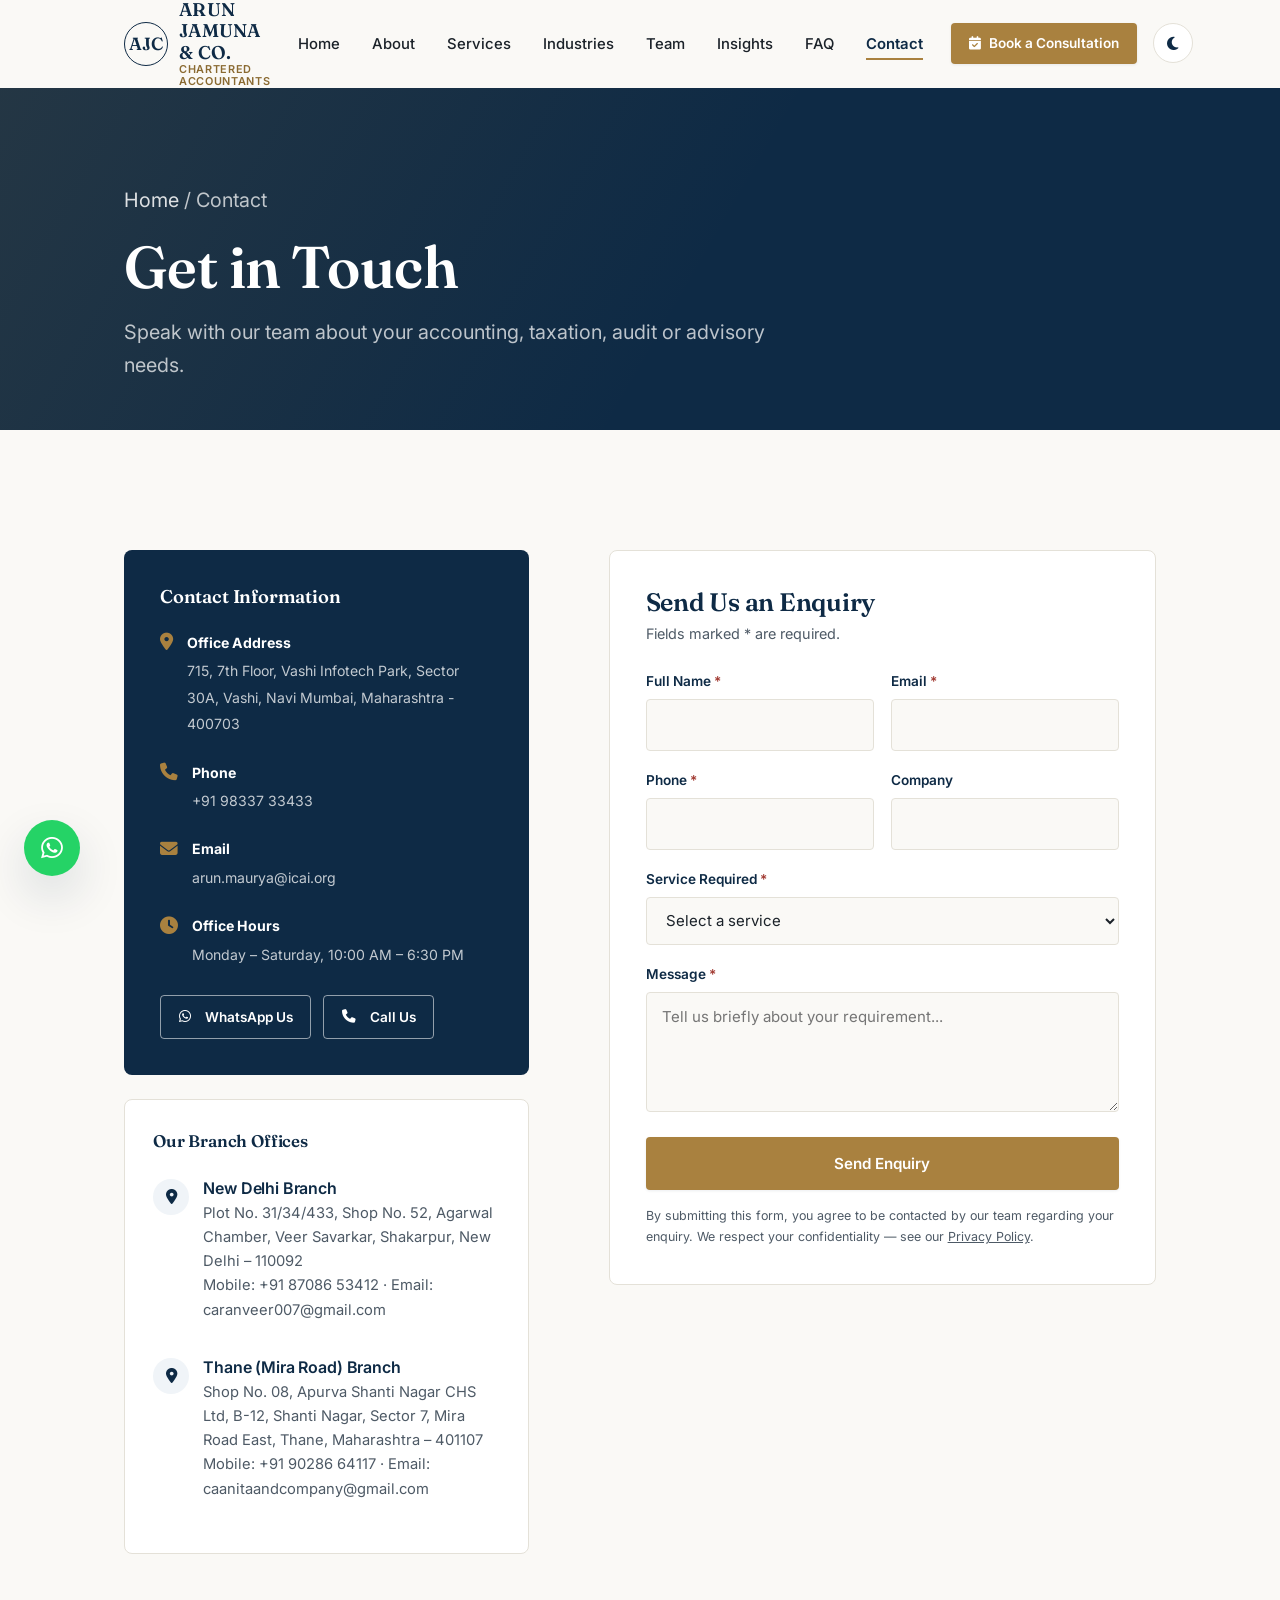
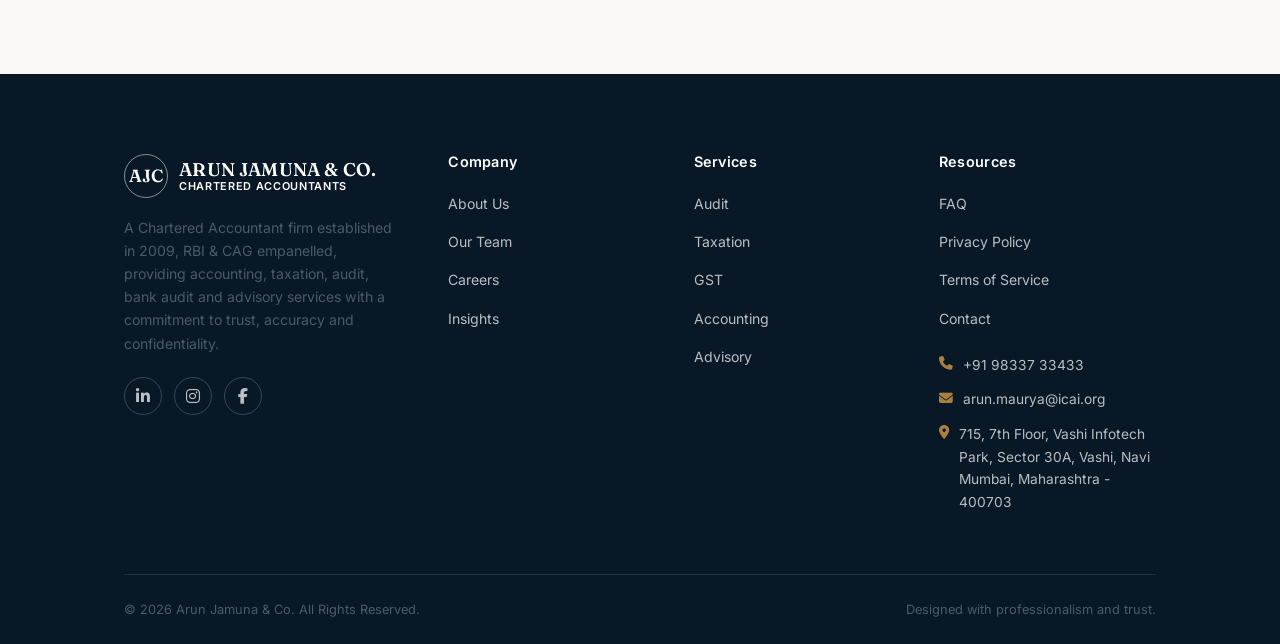
<file: contact.html>
<!DOCTYPE html>
<html lang="en">
<head>
  <meta charset="UTF-8" />
  <meta name="viewport" content="width=device-width, initial-scale=1.0" />
  <title>Contact Us | Arun Jamuna & Co. Chartered Accountants</title>
  <meta name="description" content="Get in touch with Arun Jamuna & Co. for audit, taxation, GST, accounting and advisory services. Book a consultation today." />
  <meta name="keywords" content="Chartered Accountant, CA Firm, CA Firm in India, Accounting Services, Tax Consultant, GST Consultant, Audit Services, Bank Audit, RBI Empanelled CA Firm, Income Tax Services, Business Advisory, Financial Advisory" />
  <meta name="robots" content="index, follow" />
  <link rel="canonical" href="https://www.yourdomain.com/contact.html" />

  <!-- Open Graph -->
  <meta property="og:type" content="website" />
  <meta property="og:title" content="Contact Us | Arun Jamuna & Co. Chartered Accountants" />
  <meta property="og:description" content="Get in touch with Arun Jamuna & Co. for audit, taxation, GST, accounting and advisory services. Book a consultation today." />
  <meta property="og:image" content="images/hero.jpg" />
  <meta property="og:url" content="https://www.yourdomain.com/contact.html" />
  <meta name="twitter:card" content="summary_large_image" />

  <link rel="icon" type="image/png" href="images/logo.png" />

  <!-- Fonts -->
  <link rel="preconnect" href="https://fonts.googleapis.com" />
  <link rel="preconnect" href="https://fonts.gstatic.com" crossorigin />
  <link href="https://fonts.googleapis.com/css2?family=Fraunces:wght@500;600;700&family=Inter:wght@400;500;600;700&display=swap" rel="stylesheet" />

  <!-- Icons -->
  <link rel="stylesheet" href="https://cdnjs.cloudflare.com/ajax/libs/font-awesome/6.5.1/css/all.min.css" integrity="" crossorigin="anonymous" referrerpolicy="no-referrer" />

  <link rel="stylesheet" href="css/style.css" />
  <link rel="stylesheet" href="css/responsive.css" />

  <!-- Applies the saved (or system-default) theme before first paint, so
       there is no flash of the wrong theme when the page loads. -->
  <script>
    (function () {
      try {
        var saved = localStorage.getItem("theme");
        var theme = saved || (window.matchMedia && window.matchMedia("(prefers-color-scheme: dark)").matches ? "dark" : "light");
        document.documentElement.setAttribute("data-theme", theme);
      } catch (e) {
        document.documentElement.setAttribute("data-theme", "light");
      }
    })();
  </script>
</head>
<body>
  <a class="skip-link" href="#main">Skip to main content</a>
  <header class="site-header">
    <div class="container header-inner">
      <a href="index.html" class="brand" aria-label="Arun Jamuna & Co. — Home">
        <span class="brand-mark">AJC</span>
        <span class="brand-text">
          <span class="brand-name">ARUN JAMUNA & CO.</span>
          <span class="brand-sub">CHARTERED ACCOUNTANTS</span>
        </span>
      </a>

      <nav class="main-nav" aria-label="Primary">
        <ul class="nav-list">
          <li><a href="index.html">Home</a></li>
          <li><a href="about.html">About</a></li>
          <li><a href="services.html">Services</a></li>
          <li><a href="industries.html">Industries</a></li>
          <li><a href="team.html">Team</a></li>
          <li><a href="insights.html">Insights</a></li>
          <li><a href="faq.html">FAQ</a></li>
          <li><a href="contact.html">Contact</a></li>
        </ul>
      </nav>

      <div class="header-cta">
        <!-- <a href="contact.html" class="btn btn-outline btn-sm">Login Area</a> -->
        <a href="contact.html" class="btn btn-primary btn-sm"><i class="fa-solid fa-calendar-check"></i><span>Book a Consultation</span></a>
        <button class="theme-toggle" id="theme-toggle" aria-label="Switch to dark theme" aria-pressed="false">
          <i class="fa-solid fa-moon" aria-hidden="true"></i>
          <i class="fa-solid fa-sun" aria-hidden="true"></i>
        </button>
        <button class="nav-toggle" aria-label="Open menu" aria-expanded="false" aria-controls="mobile-nav">
          <span></span><span></span><span></span>
        </button>
      </div>
    </div>
  </header>

  <div class="mobile-nav" id="mobile-nav">
    <div class="mobile-nav-backdrop"></div>
    <div class="mobile-nav-panel">
      <nav aria-label="Mobile">
        <ul class="mobile-nav-list">
          <li><a href="index.html">Home</a></li>
            <li><a href="about.html">About</a></li>
            <li><a href="services.html">Services</a></li>
            <li><a href="industries.html">Industries</a></li>
            <li><a href="team.html">Team</a></li>
            <li><a href="insights.html">Insights</a></li>
            <li><a href="faq.html">FAQ</a></li>
            <li><a href="contact.html">Contact</a></li>
        </ul>
      </nav>
      <div class="mobile-nav-cta">
        <a href="contact.html" class="btn btn-primary btn-block">Book a Consultation</a>
        <a href="tel:+919833733433" class="btn btn-outline btn-block">Call Us</a>
      </div>
      <button class="mobile-theme-toggle" id="mobile-theme-toggle" aria-pressed="false">
        <span><i class="fa-solid fa-moon" aria-hidden="true"></i>&nbsp; Dark Mode</span>
        <span aria-hidden="true">Off</span>
      </button>
    </div>
  </div>
  <main id="main">

    <section class="page-header">
      <div class="container">
        <p class="breadcrumb"><a href="index.html">Home</a> / Contact</p>
        <h1>Get in Touch</h1>
        <p>Speak with our team about your accounting, taxation, audit or advisory needs.</p>
      </div>
    </section>

    <section class="section">
      <div class="container contact-layout">

        <div class="reveal">
          <div class="contact-info-card">
            <h3>Contact Information</h3>
            <div class="contact-detail">
              <i class="fa-solid fa-location-dot"></i>
              <div><strong>Office Address</strong><span>715, 7th Floor, Vashi Infotech Park, Sector 30A, Vashi, Navi Mumbai, Maharashtra - 400703</span></div>
            </div>
            <div class="contact-detail">
              <i class="fa-solid fa-phone"></i>
              <div><strong>Phone</strong><span><a href="tel:+919833733433">+91 98337 33433</a></span></div>
            </div>
            <div class="contact-detail">
              <i class="fa-solid fa-envelope"></i>
              <div><strong>Email</strong><span><a href="mailto:arun.maurya@icai.org">arun.maurya@icai.org</a></span></div>
            </div>
            <div class="contact-detail">
              <i class="fa-solid fa-clock"></i>
              <div><strong>Office Hours</strong><span>Monday &ndash; Saturday, 10:00 AM &ndash; 6:30 PM</span></div>
            </div>

            <div class="contact-alt">
              <a href="#" data-whatsapp-link class="btn btn-outline-light btn-sm"><i class="fa-brands fa-whatsapp"></i>&nbsp; WhatsApp Us</a>
              <a href="tel:+919833733433" class="btn btn-outline-light btn-sm"><i class="fa-solid fa-phone"></i>&nbsp; Call Us</a>
            </div>

            <!-- <div class="map-embed">[GOOGLE MAP EMBED — replace this block with an embedded Google Maps iframe pointing to your office address]</div> -->
          </div>

          <div class="card reveal reveal-delay-1" style="margin-top:1.5rem;">
            <h3 style="font-size:1.05rem;margin-bottom:1rem;">Our Branch Offices</h3>
            <div class="value-list">
              <div class="value-item">
                <i class="fa-solid fa-location-dot"></i>
                <div>
                  <h4>New Delhi Branch</h4>
                  <p>Plot No. 31/34/433, Shop No. 52, Agarwal Chamber, Veer Savarkar, Shakarpur, New Delhi &ndash; 110092<br />Mobile: <a href="tel:+918708653412">+91 87086 53412</a> &middot; Email: <a href="mailto:caranveer007@gmail.com">caranveer007@gmail.com</a></p>
                </div>
              </div>
              <div class="value-item">
                <i class="fa-solid fa-location-dot"></i>
                <div>
                  <h4>Thane (Mira Road) Branch</h4>
                  <p>Shop No. 08, Apurva Shanti Nagar CHS Ltd, B-12, Shanti Nagar, Sector 7, Mira Road East, Thane, Maharashtra &ndash; 401107<br />Mobile: <a href="tel:+919028664117">+91 90286 64117</a> &middot; Email: <a href="mailto:caanitaandcompany@gmail.com">caanitaandcompany@gmail.com</a></p>
                </div>
              </div>
            </div>
          </div>
        </div>

        <div class="reveal reveal-delay-1">
          <div class="form-card">
            <h3 style="margin-bottom:0.4rem;">Send Us an Enquiry</h3>
            <p style="font-size:0.9rem;margin-bottom:1.5rem;">Fields marked <span class="req">*</span> are required.</p>

            <div class="form-success" id="form-success" role="status">
              Thank you. Your enquiry has been sent successfully — our team will get back to you shortly.
            </div>
            <div class="form-error" id="form-error" role="alert">
              Sorry, something went wrong sending your enquiry. Please try again, or reach us directly by phone or WhatsApp using the details alongside this form.
            </div>

            <form id="contact-form" action="contact-handler.php" method="POST" novalidate>
              <!-- Honeypot spam-trap field: left blank by humans, often auto-filled by bots. Hidden via CSS, not display:none, so it remains in the tab order for real users is avoided via tabindex="-1". -->
              <div class="hp-field" aria-hidden="true">
                <label for="website">Leave this field blank</label>
                <input type="text" id="website" name="website" tabindex="-1" autocomplete="off" />
              </div>

              <div class="form-row">
                <div class="form-group">
                  <label for="fullName">Full Name <span class="req">*</span></label>
                  <input type="text" id="fullName" name="fullName" autocomplete="name" required />
                  <span class="field-error"></span>
                </div>
                <div class="form-group">
                  <label for="email">Email <span class="req">*</span></label>
                  <input type="email" id="email" name="email" autocomplete="email" required />
                  <span class="field-error"></span>
                </div>
              </div>

              <div class="form-row">
                <div class="form-group">
                  <label for="phone">Phone <span class="req">*</span></label>
                  <input type="tel" id="phone" name="phone" autocomplete="tel" required />
                  <span class="field-error"></span>
                </div>
                <div class="form-group">
                  <label for="company">Company</label>
                  <input type="text" id="company" name="company" autocomplete="organization" />
                </div>
              </div>

              <div class="form-group">
                <label for="service">Service Required <span class="req">*</span></label>
                <select id="service" name="service" required>
                  <option value="">Select a service</option>
                  <option value="audit">Audit &amp; Assurance</option>
                  <option value="bank-audit">Bank Audit (Statutory / Concurrent / Stock / Revenue)</option>
                  <option value="taxation">Taxation</option>
                  <option value="gst">GST Services</option>
                  <option value="accounting">Accounting &amp; Bookkeeping</option>
                  <option value="corporate">Corporate &amp; Company Services</option>
                  <option value="advisory">Financial Advisory</option>
                  <option value="other">Other</option>
                </select>
                <span class="field-error"></span>
              </div>

              <div class="form-group">
                <label for="message">Message <span class="req">*</span></label>
                <textarea id="message" name="message" required placeholder="Tell us briefly about your requirement..."></textarea>
                <span class="field-error"></span>
              </div>

              <button type="submit" class="btn btn-primary btn-block" id="form-submit-btn">Send Enquiry</button>
              <p class="form-note">By submitting this form, you agree to be contacted by our team regarding your enquiry. We respect your confidentiality &mdash; see our <a href="privacy-policy.html" style="text-decoration:underline;">Privacy Policy</a>.</p>
              <!-- <p class="form-note">This form sends directly to our office email via <code>contact-handler.php</code>, which runs automatically on GoDaddy hosting &mdash; no extra setup or third-party account required. See <code>README.md</code> to set the destination email address.</p> -->
            </form>
          </div>
        </div>

      </div>
    </section>
  </main>

  <footer class="site-footer">
    <div class="container">
      <div class="footer-top">
        <div class="footer-brand">
          <a href="index.html" class="brand" aria-label="Arun Jamuna & Co. — Home">
            <span class="brand-mark">AJC</span>
            <span class="brand-text">
              <span class="brand-name">ARUN JAMUNA & CO.</span>
              <span class="brand-sub">CHARTERED ACCOUNTANTS</span>
            </span>
          </a>
          <p class="footer-about">A Chartered Accountant firm established in 2009, RBI &amp; CAG empanelled, providing accounting, taxation, audit, bank audit and advisory services with a commitment to trust, accuracy and confidentiality.</p>
          <div class="footer-social">
            <a href="[LINKEDIN URL]" aria-label="LinkedIn" target="_blank" rel="noopener noreferrer"><i class="fa-brands fa-linkedin-in"></i></a>
            <a href="[INSTAGRAM URL]" aria-label="Instagram" target="_blank" rel="noopener noreferrer"><i class="fa-brands fa-instagram"></i></a>
            <a href="[FACEBOOK URL]" aria-label="Facebook" target="_blank" rel="noopener noreferrer"><i class="fa-brands fa-facebook-f"></i></a>
          </div>
        </div>

        <div class="footer-col">
          <h4>Company</h4>
          <ul>
            <li><a href="about.html">About Us</a></li>
            <li><a href="team.html">Our Team</a></li>
            <li><a href="contact.html">Careers</a></li>
            <li><a href="insights.html">Insights</a></li>
          </ul>
        </div>

        <div class="footer-col">
          <h4>Services</h4>
          <ul>
            <li><a href="services.html#audit">Audit</a></li>
            <li><a href="services.html#taxation">Taxation</a></li>
            <li><a href="services.html#gst">GST</a></li>
            <li><a href="services.html#accounting">Accounting</a></li>
            <li><a href="services.html#advisory">Advisory</a></li>
          </ul>
        </div>

        <div class="footer-col">
          <h4>Resources</h4>
          <ul>
            <li><a href="faq.html">FAQ</a></li>
            <li><a href="privacy-policy.html">Privacy Policy</a></li>
            <li><a href="terms.html">Terms of Service</a></li>
            <li><a href="contact.html">Contact</a></li>
          </ul>
          <ul class="footer-contact" style="margin-top:1.4rem;">
            <li><i class="fa-solid fa-phone"></i><span>+91 98337 33433</span></li>
            <li><i class="fa-solid fa-envelope"></i><span>arun.maurya@icai.org</span></li>
            <li><i class="fa-solid fa-location-dot"></i><span>715, 7th Floor, Vashi Infotech Park, Sector 30A, Vashi, Navi Mumbai, Maharashtra - 400703</span></li>
          </ul>
        </div>
      </div>

      <div class="footer-bottom">
        <p>&copy; <span data-year>2026</span> Arun Jamuna & Co. All Rights Reserved.</p>
        <p>Designed with professionalism and trust.</p>
      </div>
    </div>
  </footer>

  <a href="#" class="whatsapp-float" data-whatsapp-link aria-label="Chat with us on WhatsApp">
    <i class="fa-brands fa-whatsapp"></i>
  </a>
  <button class="back-to-top" aria-label="Back to top">
    <i class="fa-solid fa-arrow-up"></i>
  </button>

  <script src="js/script.js"></script>
</body>
</html>
</file>
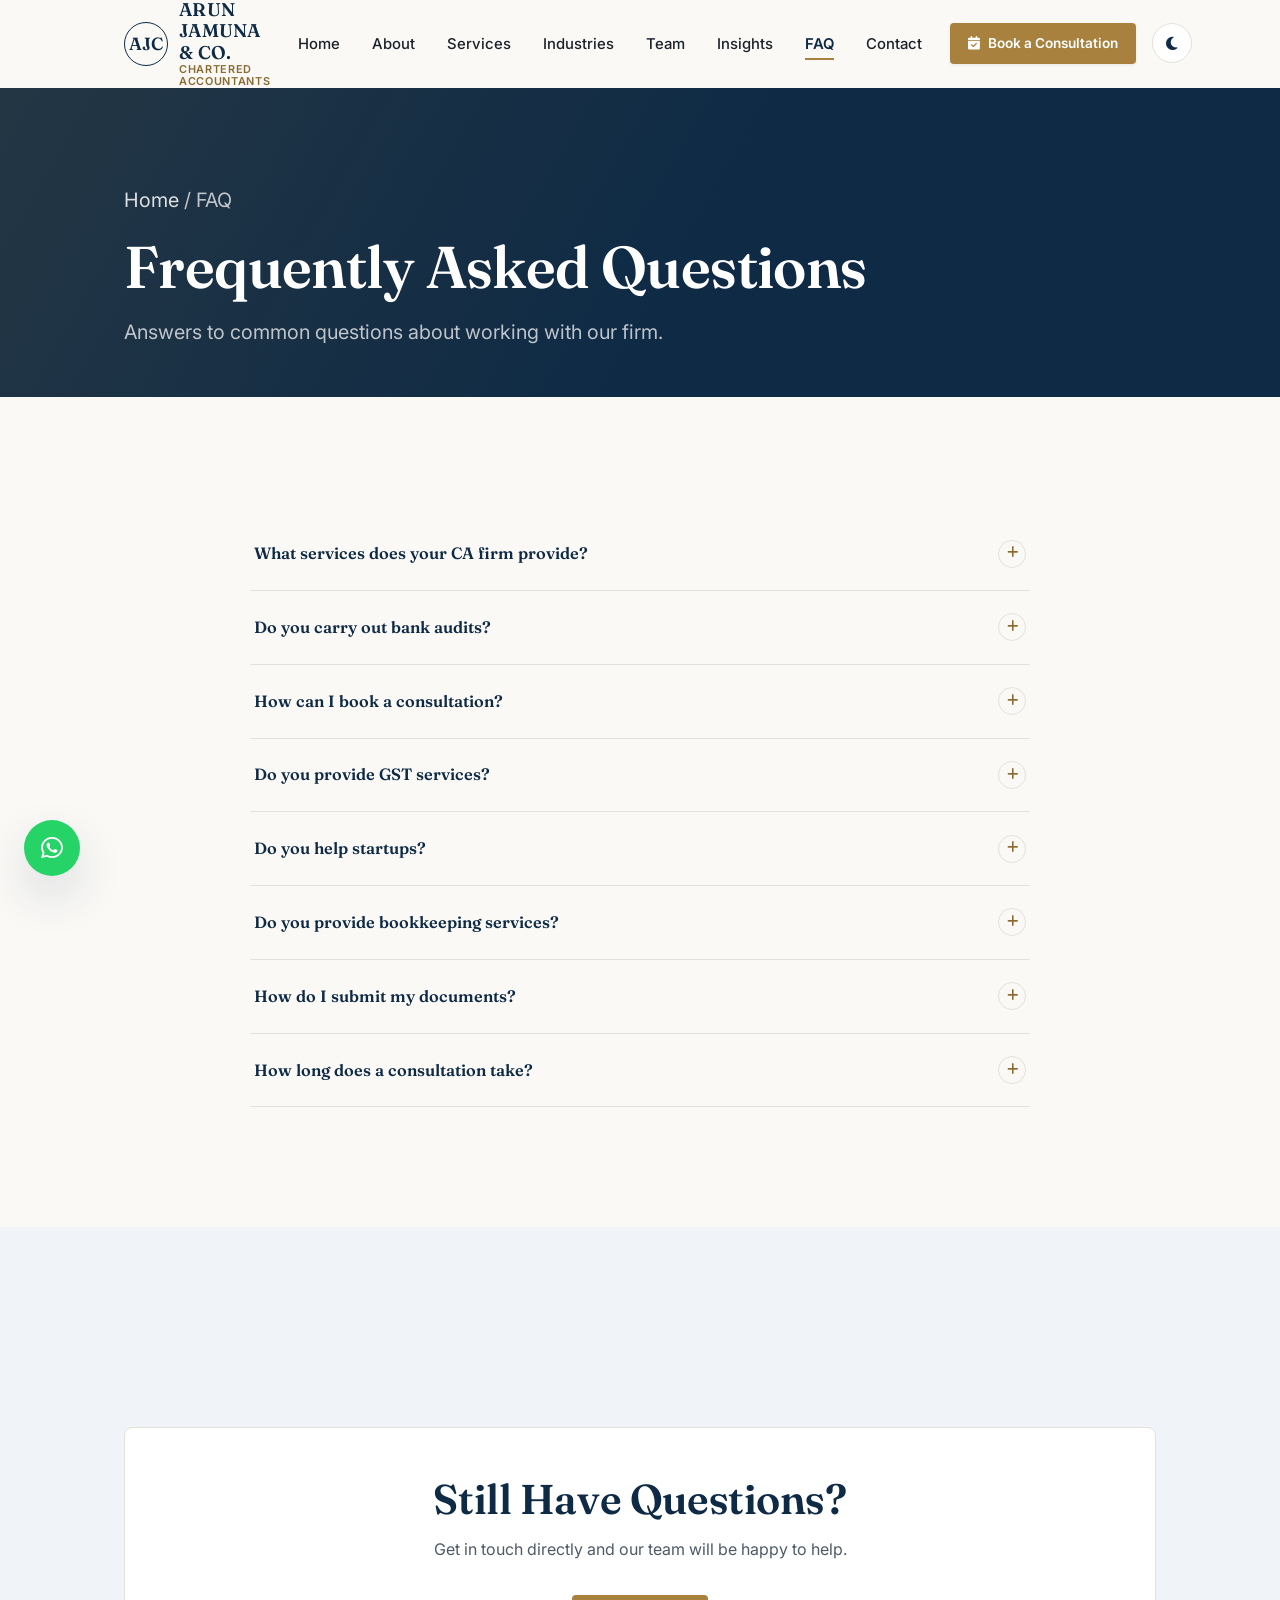
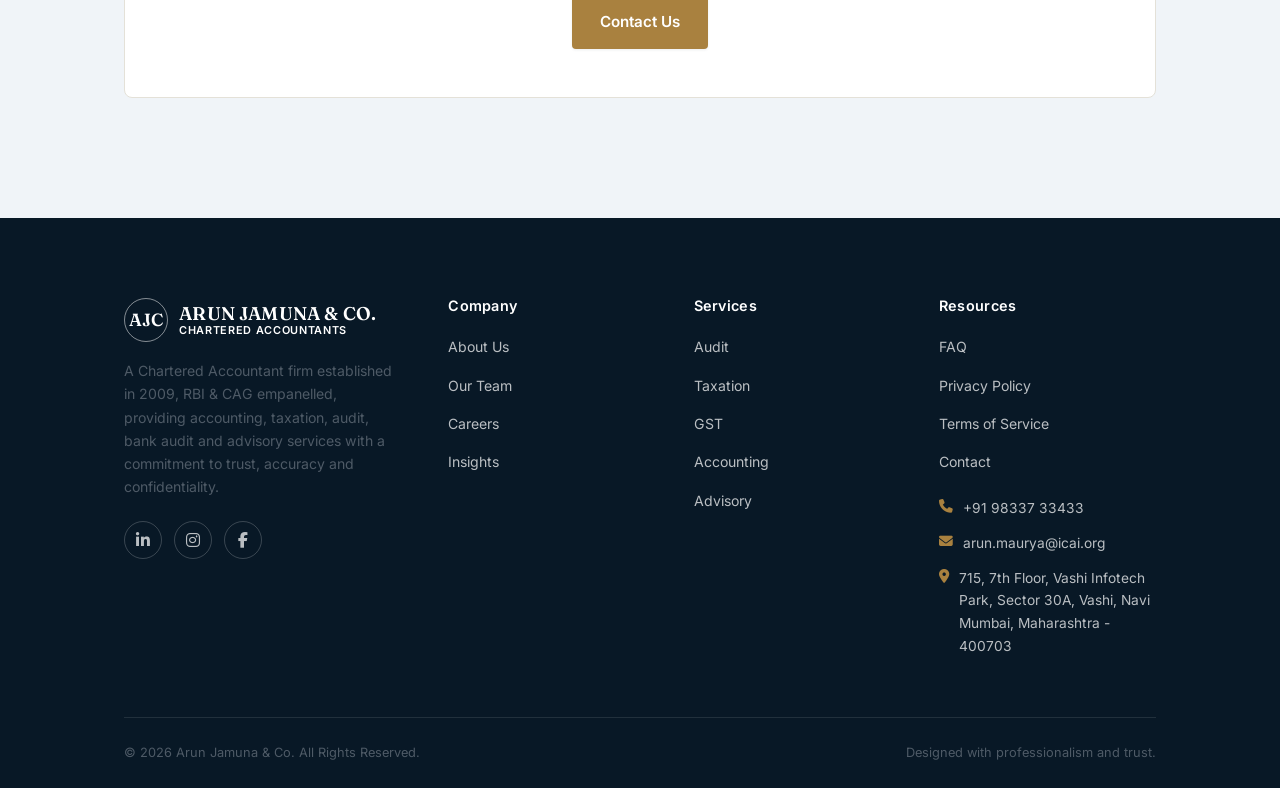
<file: faq.html>
<!DOCTYPE html>
<html lang="en">
<head>
  <meta charset="UTF-8" />
  <meta name="viewport" content="width=device-width, initial-scale=1.0" />
  <title>Frequently Asked Questions | Arun Jamuna & Co.</title>
  <meta name="description" content="Answers to common questions about our Chartered Accountant services, consultations, GST support, bookkeeping and document submission." />
  <meta name="keywords" content="Chartered Accountant, CA Firm, CA Firm in India, Accounting Services, Tax Consultant, GST Consultant, Audit Services, Bank Audit, RBI Empanelled CA Firm, Income Tax Services, Business Advisory, Financial Advisory" />
  <meta name="robots" content="index, follow" />
  <link rel="canonical" href="https://www.yourdomain.com/faq.html" />

  <!-- Open Graph -->
  <meta property="og:type" content="website" />
  <meta property="og:title" content="Frequently Asked Questions | Arun Jamuna & Co." />
  <meta property="og:description" content="Answers to common questions about our Chartered Accountant services, consultations, GST support, bookkeeping and document submission." />
  <meta property="og:image" content="images/hero.jpg" />
  <meta property="og:url" content="https://www.yourdomain.com/faq.html" />
  <meta name="twitter:card" content="summary_large_image" />

  <link rel="icon" type="image/png" href="images/logo.png" />

  <!-- Fonts -->
  <link rel="preconnect" href="https://fonts.googleapis.com" />
  <link rel="preconnect" href="https://fonts.gstatic.com" crossorigin />
  <link href="https://fonts.googleapis.com/css2?family=Fraunces:wght@500;600;700&family=Inter:wght@400;500;600;700&display=swap" rel="stylesheet" />

  <!-- Icons -->
  <link rel="stylesheet" href="https://cdnjs.cloudflare.com/ajax/libs/font-awesome/6.5.1/css/all.min.css" integrity="" crossorigin="anonymous" referrerpolicy="no-referrer" />

  <link rel="stylesheet" href="css/style.css" />
  <link rel="stylesheet" href="css/responsive.css" />

  <!-- Applies the saved (or system-default) theme before first paint, so
       there is no flash of the wrong theme when the page loads. -->
  <script>
    (function () {
      try {
        var saved = localStorage.getItem("theme");
        var theme = saved || (window.matchMedia && window.matchMedia("(prefers-color-scheme: dark)").matches ? "dark" : "light");
        document.documentElement.setAttribute("data-theme", theme);
      } catch (e) {
        document.documentElement.setAttribute("data-theme", "light");
      }
    })();
  </script>
</head>
<body>
  <a class="skip-link" href="#main">Skip to main content</a>
  <header class="site-header">
    <div class="container header-inner">
      <a href="index.html" class="brand" aria-label="Arun Jamuna & Co. — Home">
        <span class="brand-mark">AJC</span>
        <span class="brand-text">
          <span class="brand-name">ARUN JAMUNA & CO.</span>
          <span class="brand-sub">CHARTERED ACCOUNTANTS</span>
        </span>
      </a>

      <nav class="main-nav" aria-label="Primary">
        <ul class="nav-list">
          <li><a href="index.html">Home</a></li>
          <li><a href="about.html">About</a></li>
          <li><a href="services.html">Services</a></li>
          <li><a href="industries.html">Industries</a></li>
          <li><a href="team.html">Team</a></li>
          <li><a href="insights.html">Insights</a></li>
          <li><a href="faq.html">FAQ</a></li>
          <li><a href="contact.html">Contact</a></li>
        </ul>
      </nav>

      <div class="header-cta">
        <!-- <a href="contact.html" class="btn btn-outline btn-sm">Login Area</a> -->
        <a href="contact.html" class="btn btn-primary btn-sm"><i class="fa-solid fa-calendar-check"></i><span>Book a Consultation</span></a>
        <button class="theme-toggle" id="theme-toggle" aria-label="Switch to dark theme" aria-pressed="false">
          <i class="fa-solid fa-moon" aria-hidden="true"></i>
          <i class="fa-solid fa-sun" aria-hidden="true"></i>
        </button>
        <button class="nav-toggle" aria-label="Open menu" aria-expanded="false" aria-controls="mobile-nav">
          <span></span><span></span><span></span>
        </button>
      </div>
    </div>
  </header>

  <div class="mobile-nav" id="mobile-nav">
    <div class="mobile-nav-backdrop"></div>
    <div class="mobile-nav-panel">
      <nav aria-label="Mobile">
        <ul class="mobile-nav-list">
          <li><a href="index.html">Home</a></li>
            <li><a href="about.html">About</a></li>
            <li><a href="services.html">Services</a></li>
            <li><a href="industries.html">Industries</a></li>
            <li><a href="team.html">Team</a></li>
            <li><a href="insights.html">Insights</a></li>
            <li><a href="faq.html">FAQ</a></li>
            <li><a href="contact.html">Contact</a></li>
        </ul>
      </nav>
      <div class="mobile-nav-cta">
        <a href="contact.html" class="btn btn-primary btn-block">Book a Consultation</a>
        <a href="tel:+919833733433" class="btn btn-outline btn-block">Call Us</a>
      </div>
      <button class="mobile-theme-toggle" id="mobile-theme-toggle" aria-pressed="false">
        <span><i class="fa-solid fa-moon" aria-hidden="true"></i>&nbsp; Dark Mode</span>
        <span aria-hidden="true">Off</span>
      </button>
    </div>
  </div>
  <main id="main">

    <section class="page-header">
      <div class="container">
        <p class="breadcrumb"><a href="index.html">Home</a> / FAQ</p>
        <h1>Frequently Asked Questions</h1>
        <p>Answers to common questions about working with our firm.</p>
      </div>
    </section>

    <section class="section">
      <div class="container">
        <div class="faq-list">

          <div class="faq-item" data-open="false">
            <button class="faq-question" aria-expanded="false">
              <span>What services does your CA firm provide?</span>
              <span class="icon"><i class="fa-solid fa-plus"></i></span>
            </button>
            <div class="faq-answer">
              <div class="faq-answer-inner">We provide audit &amp; assurance (including bank audits), taxation, GST services, accounting &amp; bookkeeping, corporate &amp; company services, and financial advisory. See our <a href="services.html" class="link-arrow" style="display:inline;">Services page</a> for full details.</div>
            </div>
          </div>

          <div class="faq-item" data-open="false">
            <button class="faq-question" aria-expanded="false">
              <span>Do you carry out bank audits?</span>
              <span class="icon"><i class="fa-solid fa-plus"></i></span>
            </button>
            <div class="faq-answer">
              <div class="faq-answer-inner">Yes. We are RBI-empanelled (Category II, UCN 956471) and CAG-empanelled (WR3995), and regularly carry out statutory, concurrent, stock &amp; receivables and revenue audits for public sector and private banks across India.</div>
            </div>
          </div>

          <div class="faq-item" data-open="false">
            <button class="faq-question" aria-expanded="false">
              <span>How can I book a consultation?</span>
              <span class="icon"><i class="fa-solid fa-plus"></i></span>
            </button>
            <div class="faq-answer">
              <div class="faq-answer-inner">You can book a consultation through our <a href="contact.html" class="link-arrow" style="display:inline;">Contact page</a>, by calling our office directly, or by messaging us on WhatsApp using the floating button on this site.</div>
            </div>
          </div>

          <div class="faq-item" data-open="false">
            <button class="faq-question" aria-expanded="false">
              <span>Do you provide GST services?</span>
              <span class="icon"><i class="fa-solid fa-plus"></i></span>
            </button>
            <div class="faq-answer">
              <div class="faq-answer-inner">Yes. We handle GST registration, periodic return filing, reconciliation and advisory for businesses of all sizes.</div>
            </div>
          </div>

          <div class="faq-item" data-open="false">
            <button class="faq-question" aria-expanded="false">
              <span>Do you help startups?</span>
              <span class="icon"><i class="fa-solid fa-plus"></i></span>
            </button>
            <div class="faq-answer">
              <div class="faq-answer-inner">Yes. We support startups with incorporation, financial structuring, compliance setup and ongoing accounting so founders can focus on building their business.</div>
            </div>
          </div>

          <div class="faq-item" data-open="false">
            <button class="faq-question" aria-expanded="false">
              <span>Do you provide bookkeeping services?</span>
              <span class="icon"><i class="fa-solid fa-plus"></i></span>
            </button>
            <div class="faq-answer">
              <div class="faq-answer-inner">Yes, accurate day-to-day bookkeeping and financial record management is one of our core services, available on a monthly or periodic basis.</div>
            </div>
          </div>

          <div class="faq-item" data-open="false">
            <button class="faq-question" aria-expanded="false">
              <span>How do I submit my documents?</span>
              <span class="icon"><i class="fa-solid fa-plus"></i></span>
            </button>
            <div class="faq-answer">
              <div class="faq-answer-inner">Once your engagement is confirmed, we will share a secure document submission process with you, which may include email, WhatsApp or a shared drive depending on your preference.</div>
            </div>
          </div>

          <div class="faq-item" data-open="false">
            <button class="faq-question" aria-expanded="false">
              <span>How long does a consultation take?</span>
              <span class="icon"><i class="fa-solid fa-plus"></i></span>
            </button>
            <div class="faq-answer">
              <div class="faq-answer-inner">An initial consultation typically takes 30&ndash;45 minutes, giving us enough time to understand your requirements and outline next steps.</div>
            </div>
          </div>

        </div>
      </div>
    </section>

    <section class="section section-alt">
      <div class="container">
        <div class="cta-band cta-band-light reveal">
          <h2>Still Have Questions?</h2>
          <p>Get in touch directly and our team will be happy to help.</p>
          <div class="hero-actions">
            <a href="contact.html" class="btn btn-primary">Contact Us</a>
          </div>
        </div>
      </div>
    </section>
  </main>

  <footer class="site-footer">
    <div class="container">
      <div class="footer-top">
        <div class="footer-brand">
          <a href="index.html" class="brand" aria-label="Arun Jamuna & Co. — Home">
            <span class="brand-mark">AJC</span>
            <span class="brand-text">
              <span class="brand-name">ARUN JAMUNA & CO.</span>
              <span class="brand-sub">CHARTERED ACCOUNTANTS</span>
            </span>
          </a>
          <p class="footer-about">A Chartered Accountant firm established in 2009, RBI &amp; CAG empanelled, providing accounting, taxation, audit, bank audit and advisory services with a commitment to trust, accuracy and confidentiality.</p>
          <div class="footer-social">
            <a href="[LINKEDIN URL]" aria-label="LinkedIn" target="_blank" rel="noopener noreferrer"><i class="fa-brands fa-linkedin-in"></i></a>
            <a href="[INSTAGRAM URL]" aria-label="Instagram" target="_blank" rel="noopener noreferrer"><i class="fa-brands fa-instagram"></i></a>
            <a href="[FACEBOOK URL]" aria-label="Facebook" target="_blank" rel="noopener noreferrer"><i class="fa-brands fa-facebook-f"></i></a>
          </div>
        </div>

        <div class="footer-col">
          <h4>Company</h4>
          <ul>
            <li><a href="about.html">About Us</a></li>
            <li><a href="team.html">Our Team</a></li>
            <li><a href="contact.html">Careers</a></li>
            <li><a href="insights.html">Insights</a></li>
          </ul>
        </div>

        <div class="footer-col">
          <h4>Services</h4>
          <ul>
            <li><a href="services.html#audit">Audit</a></li>
            <li><a href="services.html#taxation">Taxation</a></li>
            <li><a href="services.html#gst">GST</a></li>
            <li><a href="services.html#accounting">Accounting</a></li>
            <li><a href="services.html#advisory">Advisory</a></li>
          </ul>
        </div>

        <div class="footer-col">
          <h4>Resources</h4>
          <ul>
            <li><a href="faq.html">FAQ</a></li>
            <li><a href="privacy-policy.html">Privacy Policy</a></li>
            <li><a href="terms.html">Terms of Service</a></li>
            <li><a href="contact.html">Contact</a></li>
          </ul>
          <ul class="footer-contact" style="margin-top:1.4rem;">
            <li><i class="fa-solid fa-phone"></i><span>+91 98337 33433</span></li>
            <li><i class="fa-solid fa-envelope"></i><span>arun.maurya@icai.org</span></li>
            <li><i class="fa-solid fa-location-dot"></i><span>715, 7th Floor, Vashi Infotech Park, Sector 30A, Vashi, Navi Mumbai, Maharashtra - 400703</span></li>
          </ul>
        </div>
      </div>

      <div class="footer-bottom">
        <p>&copy; <span data-year>2026</span> Arun Jamuna & Co. All Rights Reserved.</p>
        <p>Designed with professionalism and trust.</p>
      </div>
    </div>
  </footer>

  <a href="#" class="whatsapp-float" data-whatsapp-link aria-label="Chat with us on WhatsApp">
    <i class="fa-brands fa-whatsapp"></i>
  </a>
  <button class="back-to-top" aria-label="Back to top">
    <i class="fa-solid fa-arrow-up"></i>
  </button>

  <script src="js/script.js"></script>
</body>
</html>
</file>
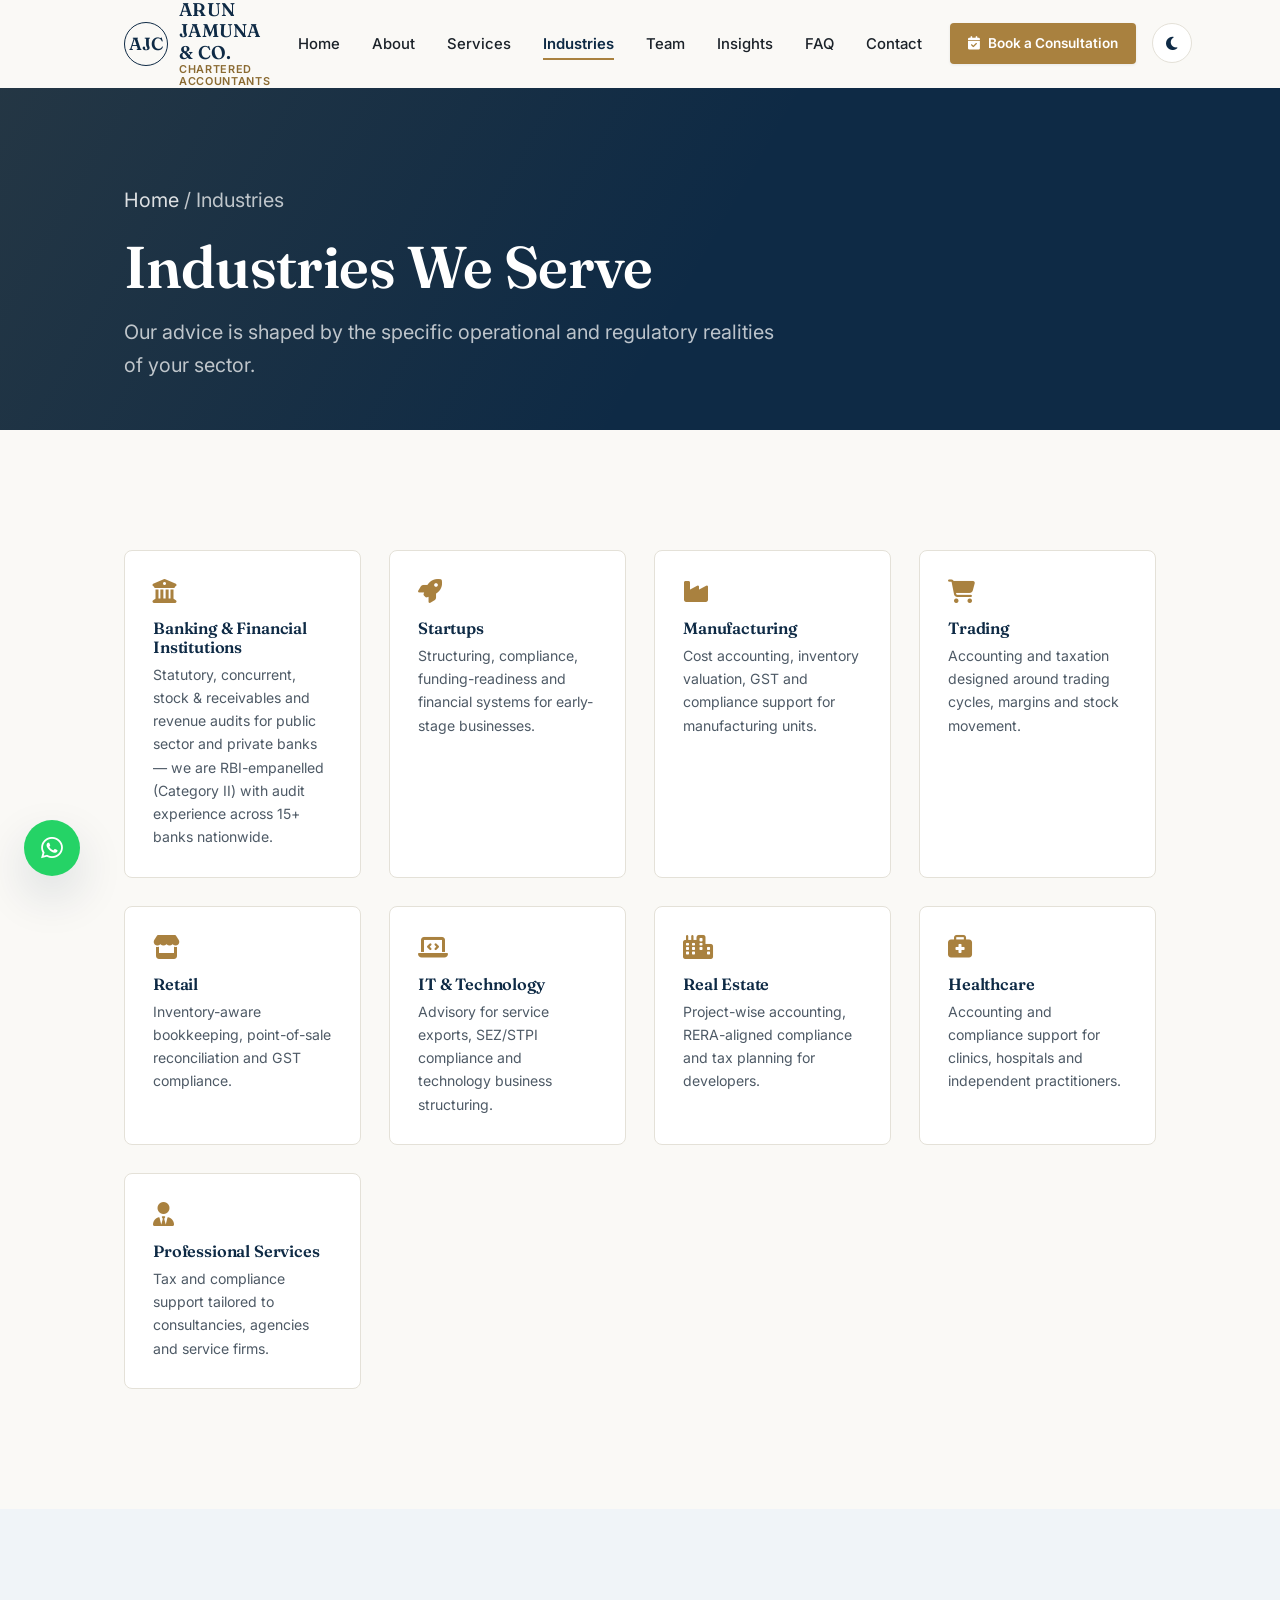
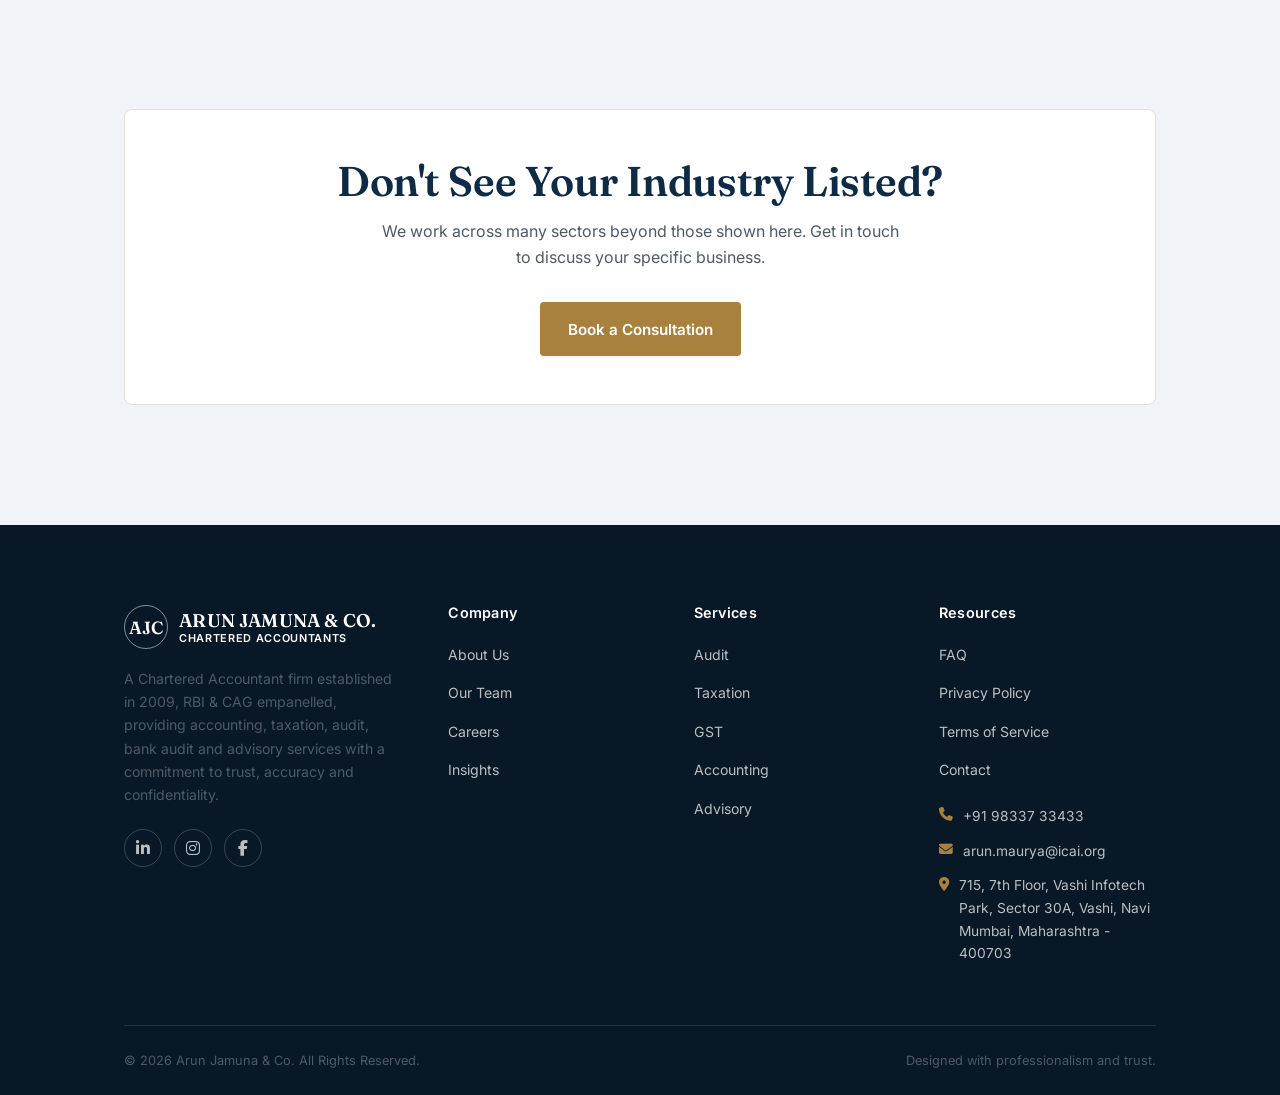
<file: industries.html>
<!DOCTYPE html>
<html lang="en">
<head>
  <meta charset="UTF-8" />
  <meta name="viewport" content="width=device-width, initial-scale=1.0" />
  <title>Industries We Serve | Arun Jamuna & Co. Chartered Accountants</title>
  <meta name="description" content="We provide accounting, taxation and advisory services tailored to startups, manufacturing, trading, retail, IT, real estate, healthcare and professional services." />
  <meta name="keywords" content="Chartered Accountant, CA Firm, CA Firm in India, Accounting Services, Tax Consultant, GST Consultant, Audit Services, Bank Audit, RBI Empanelled CA Firm, Income Tax Services, Business Advisory, Financial Advisory" />
  <meta name="robots" content="index, follow" />
  <link rel="canonical" href="https://www.yourdomain.com/industries.html" />

  <!-- Open Graph -->
  <meta property="og:type" content="website" />
  <meta property="og:title" content="Industries We Serve | Arun Jamuna & Co. Chartered Accountants" />
  <meta property="og:description" content="We provide accounting, taxation and advisory services tailored to startups, manufacturing, trading, retail, IT, real estate, healthcare and professional services." />
  <meta property="og:image" content="images/hero.jpg" />
  <meta property="og:url" content="https://www.yourdomain.com/industries.html" />
  <meta name="twitter:card" content="summary_large_image" />

  <link rel="icon" type="image/png" href="images/logo.png" />

  <!-- Fonts -->
  <link rel="preconnect" href="https://fonts.googleapis.com" />
  <link rel="preconnect" href="https://fonts.gstatic.com" crossorigin />
  <link href="https://fonts.googleapis.com/css2?family=Fraunces:wght@500;600;700&family=Inter:wght@400;500;600;700&display=swap" rel="stylesheet" />

  <!-- Icons -->
  <link rel="stylesheet" href="https://cdnjs.cloudflare.com/ajax/libs/font-awesome/6.5.1/css/all.min.css" integrity="" crossorigin="anonymous" referrerpolicy="no-referrer" />

  <link rel="stylesheet" href="css/style.css" />
  <link rel="stylesheet" href="css/responsive.css" />

  <!-- Applies the saved (or system-default) theme before first paint, so
       there is no flash of the wrong theme when the page loads. -->
  <script>
    (function () {
      try {
        var saved = localStorage.getItem("theme");
        var theme = saved || (window.matchMedia && window.matchMedia("(prefers-color-scheme: dark)").matches ? "dark" : "light");
        document.documentElement.setAttribute("data-theme", theme);
      } catch (e) {
        document.documentElement.setAttribute("data-theme", "light");
      }
    })();
  </script>
</head>
<body>
  <a class="skip-link" href="#main">Skip to main content</a>
  <header class="site-header">
    <div class="container header-inner">
      <a href="index.html" class="brand" aria-label="Arun Jamuna & Co. — Home">
        <span class="brand-mark">AJC</span>
        <span class="brand-text">
          <span class="brand-name">ARUN JAMUNA & CO.</span>
          <span class="brand-sub">CHARTERED ACCOUNTANTS</span>
        </span>
      </a>

      <nav class="main-nav" aria-label="Primary">
        <ul class="nav-list">
          <li><a href="index.html">Home</a></li>
          <li><a href="about.html">About</a></li>
          <li><a href="services.html">Services</a></li>
          <li><a href="industries.html">Industries</a></li>
          <li><a href="team.html">Team</a></li>
          <li><a href="insights.html">Insights</a></li>
          <li><a href="faq.html">FAQ</a></li>
          <li><a href="contact.html">Contact</a></li>
        </ul>
      </nav>

      <div class="header-cta">
        <!-- <a href="contact.html" class="btn btn-outline btn-sm">Login Area</a> -->
        <a href="contact.html" class="btn btn-primary btn-sm"><i class="fa-solid fa-calendar-check"></i><span>Book a Consultation</span></a>
        <button class="theme-toggle" id="theme-toggle" aria-label="Switch to dark theme" aria-pressed="false">
          <i class="fa-solid fa-moon" aria-hidden="true"></i>
          <i class="fa-solid fa-sun" aria-hidden="true"></i>
        </button>
        <button class="nav-toggle" aria-label="Open menu" aria-expanded="false" aria-controls="mobile-nav">
          <span></span><span></span><span></span>
        </button>
      </div>
    </div>
  </header>

  <div class="mobile-nav" id="mobile-nav">
    <div class="mobile-nav-backdrop"></div>
    <div class="mobile-nav-panel">
      <nav aria-label="Mobile">
        <ul class="mobile-nav-list">
          <li><a href="index.html">Home</a></li>
            <li><a href="about.html">About</a></li>
            <li><a href="services.html">Services</a></li>
            <li><a href="industries.html">Industries</a></li>
            <li><a href="team.html">Team</a></li>
            <li><a href="insights.html">Insights</a></li>
            <li><a href="faq.html">FAQ</a></li>
            <li><a href="contact.html">Contact</a></li>
        </ul>
      </nav>
      <div class="mobile-nav-cta">
        <a href="contact.html" class="btn btn-primary btn-block">Book a Consultation</a>
        <a href="tel:+919833733433" class="btn btn-outline btn-block">Call Us</a>
      </div>
      <button class="mobile-theme-toggle" id="mobile-theme-toggle" aria-pressed="false">
        <span><i class="fa-solid fa-moon" aria-hidden="true"></i>&nbsp; Dark Mode</span>
        <span aria-hidden="true">Off</span>
      </button>
    </div>
  </div>
  <main id="main">

    <section class="page-header">
      <div class="container">
        <p class="breadcrumb"><a href="index.html">Home</a> / Industries</p>
        <h1>Industries We Serve</h1>
        <p>Our advice is shaped by the specific operational and regulatory realities of your sector.</p>
      </div>
    </section>

    <section class="section">
      <div class="container">
        <div class="grid grid-4">
          <div class="industry-card reveal">
            <i class="fa-solid fa-building-columns"></i>
            <h3>Banking &amp; Financial Institutions</h3>
            <p>Statutory, concurrent, stock &amp; receivables and revenue audits for public sector and private banks &mdash; we are RBI-empanelled (Category II) with audit experience across 15+ banks nationwide.</p>
          </div>
          <div class="industry-card reveal">
            <i class="fa-solid fa-rocket"></i>
            <h3>Startups</h3>
            <p>Structuring, compliance, funding-readiness and financial systems for early-stage businesses.</p>
          </div>
          <div class="industry-card reveal reveal-delay-1">
            <i class="fa-solid fa-industry"></i>
            <h3>Manufacturing</h3>
            <p>Cost accounting, inventory valuation, GST and compliance support for manufacturing units.</p>
          </div>
          <div class="industry-card reveal reveal-delay-2">
            <i class="fa-solid fa-cart-shopping"></i>
            <h3>Trading</h3>
            <p>Accounting and taxation designed around trading cycles, margins and stock movement.</p>
          </div>
          <div class="industry-card reveal reveal-delay-3">
            <i class="fa-solid fa-store"></i>
            <h3>Retail</h3>
            <p>Inventory-aware bookkeeping, point-of-sale reconciliation and GST compliance.</p>
          </div>
          <div class="industry-card reveal">
            <i class="fa-solid fa-laptop-code"></i>
            <h3>IT &amp; Technology</h3>
            <p>Advisory for service exports, SEZ/STPI compliance and technology business structuring.</p>
          </div>
          <div class="industry-card reveal reveal-delay-1">
            <i class="fa-solid fa-city"></i>
            <h3>Real Estate</h3>
            <p>Project-wise accounting, RERA-aligned compliance and tax planning for developers.</p>
          </div>
          <div class="industry-card reveal reveal-delay-2">
            <i class="fa-solid fa-briefcase-medical"></i>
            <h3>Healthcare</h3>
            <p>Accounting and compliance support for clinics, hospitals and independent practitioners.</p>
          </div>
          <div class="industry-card reveal reveal-delay-3">
            <i class="fa-solid fa-user-tie"></i>
            <h3>Professional Services</h3>
            <p>Tax and compliance support tailored to consultancies, agencies and service firms.</p>
          </div>
        </div>
      </div>
    </section>

    <section class="section section-alt">
      <div class="container">
        <div class="cta-band cta-band-light reveal">
          <h2>Don't See Your Industry Listed?</h2>
          <p>We work across many sectors beyond those shown here. Get in touch to discuss your specific business.</p>
          <div class="hero-actions">
            <a href="contact.html" class="btn btn-primary">Book a Consultation</a>
          </div>
        </div>
      </div>
    </section>
  </main>

  <footer class="site-footer">
    <div class="container">
      <div class="footer-top">
        <div class="footer-brand">
          <a href="index.html" class="brand" aria-label="Arun Jamuna & Co. — Home">
            <span class="brand-mark">AJC</span>
            <span class="brand-text">
              <span class="brand-name">ARUN JAMUNA & CO.</span>
              <span class="brand-sub">CHARTERED ACCOUNTANTS</span>
            </span>
          </a>
          <p class="footer-about">A Chartered Accountant firm established in 2009, RBI &amp; CAG empanelled, providing accounting, taxation, audit, bank audit and advisory services with a commitment to trust, accuracy and confidentiality.</p>
          <div class="footer-social">
            <a href="[LINKEDIN URL]" aria-label="LinkedIn" target="_blank" rel="noopener noreferrer"><i class="fa-brands fa-linkedin-in"></i></a>
            <a href="[INSTAGRAM URL]" aria-label="Instagram" target="_blank" rel="noopener noreferrer"><i class="fa-brands fa-instagram"></i></a>
            <a href="[FACEBOOK URL]" aria-label="Facebook" target="_blank" rel="noopener noreferrer"><i class="fa-brands fa-facebook-f"></i></a>
          </div>
        </div>

        <div class="footer-col">
          <h4>Company</h4>
          <ul>
            <li><a href="about.html">About Us</a></li>
            <li><a href="team.html">Our Team</a></li>
            <li><a href="contact.html">Careers</a></li>
            <li><a href="insights.html">Insights</a></li>
          </ul>
        </div>

        <div class="footer-col">
          <h4>Services</h4>
          <ul>
            <li><a href="services.html#audit">Audit</a></li>
            <li><a href="services.html#taxation">Taxation</a></li>
            <li><a href="services.html#gst">GST</a></li>
            <li><a href="services.html#accounting">Accounting</a></li>
            <li><a href="services.html#advisory">Advisory</a></li>
          </ul>
        </div>

        <div class="footer-col">
          <h4>Resources</h4>
          <ul>
            <li><a href="faq.html">FAQ</a></li>
            <li><a href="privacy-policy.html">Privacy Policy</a></li>
            <li><a href="terms.html">Terms of Service</a></li>
            <li><a href="contact.html">Contact</a></li>
          </ul>
          <ul class="footer-contact" style="margin-top:1.4rem;">
            <li><i class="fa-solid fa-phone"></i><span>+91 98337 33433</span></li>
            <li><i class="fa-solid fa-envelope"></i><span>arun.maurya@icai.org</span></li>
            <li><i class="fa-solid fa-location-dot"></i><span>715, 7th Floor, Vashi Infotech Park, Sector 30A, Vashi, Navi Mumbai, Maharashtra - 400703</span></li>
          </ul>
        </div>
      </div>

      <div class="footer-bottom">
        <p>&copy; <span data-year>2026</span> Arun Jamuna & Co. All Rights Reserved.</p>
        <p>Designed with professionalism and trust.</p>
      </div>
    </div>
  </footer>

  <a href="#" class="whatsapp-float" data-whatsapp-link aria-label="Chat with us on WhatsApp">
    <i class="fa-brands fa-whatsapp"></i>
  </a>
  <button class="back-to-top" aria-label="Back to top">
    <i class="fa-solid fa-arrow-up"></i>
  </button>

  <script src="js/script.js"></script>
</body>
</html>
</file>
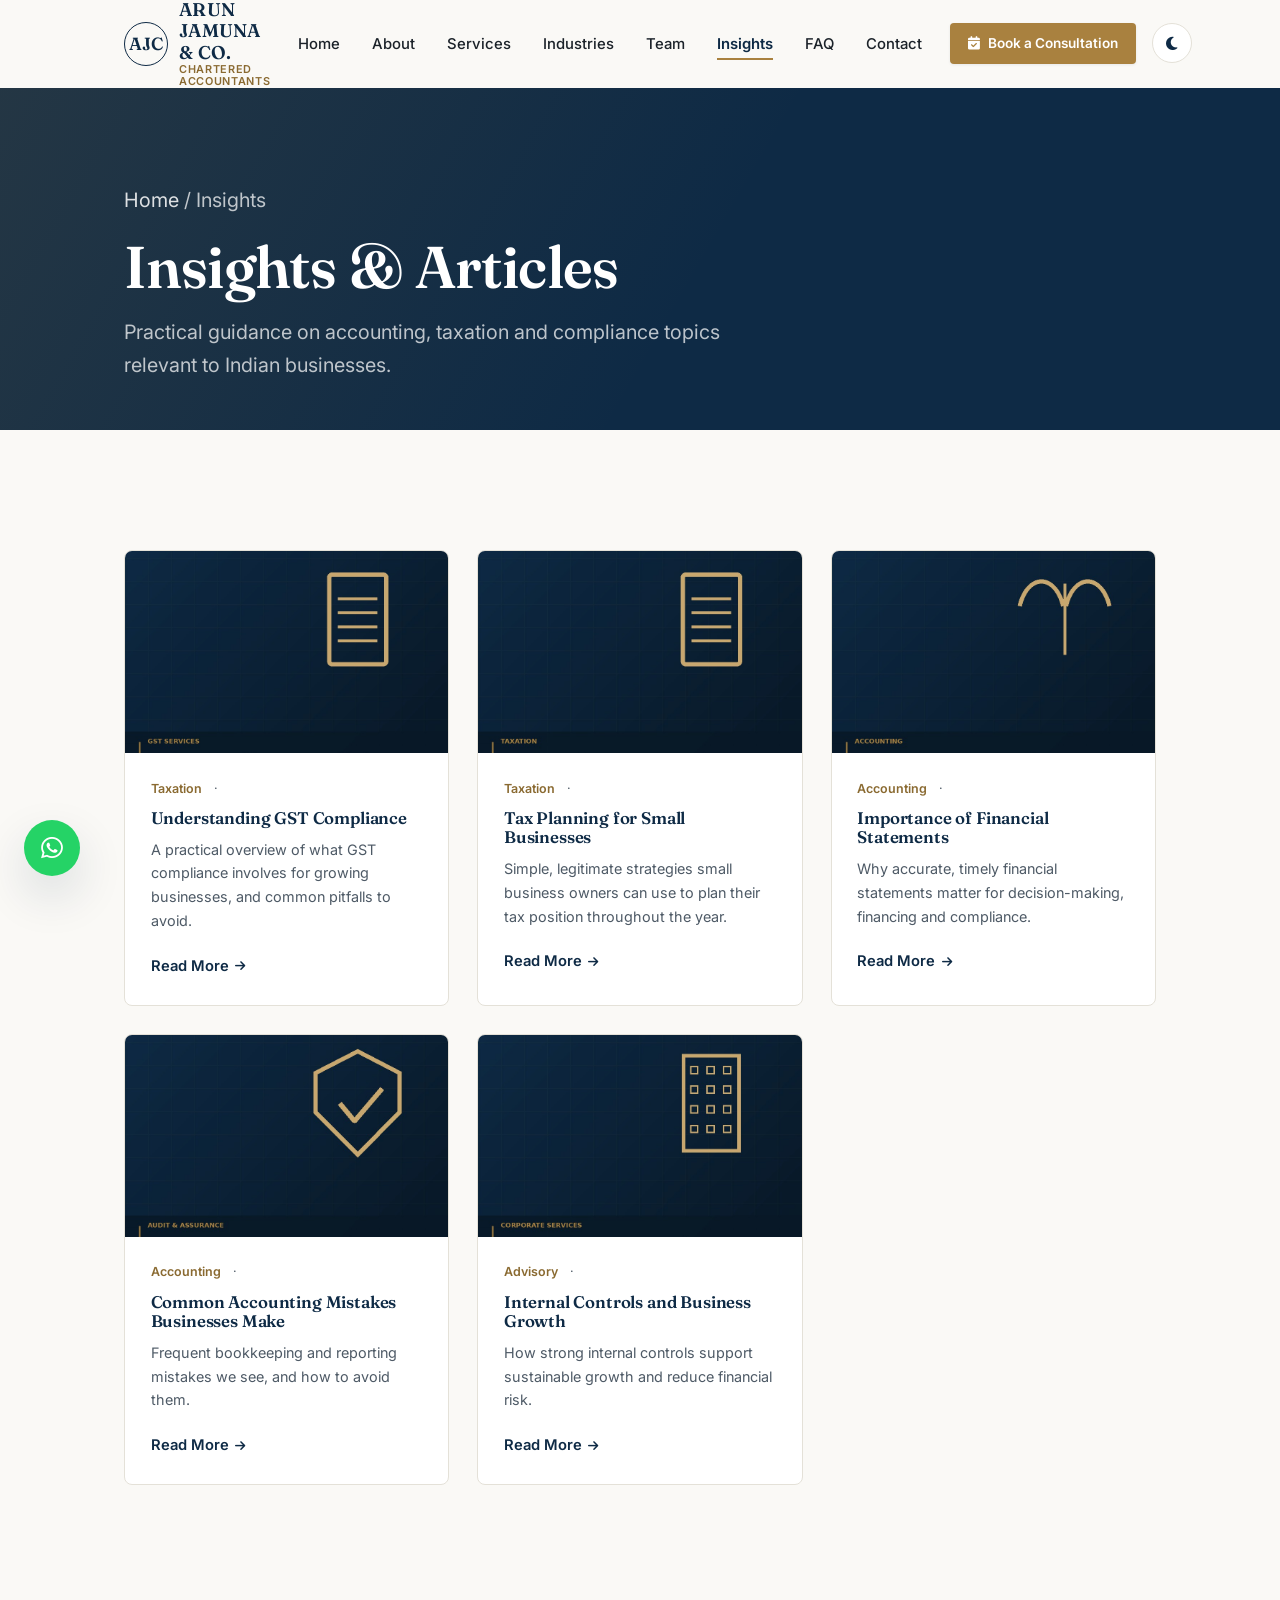
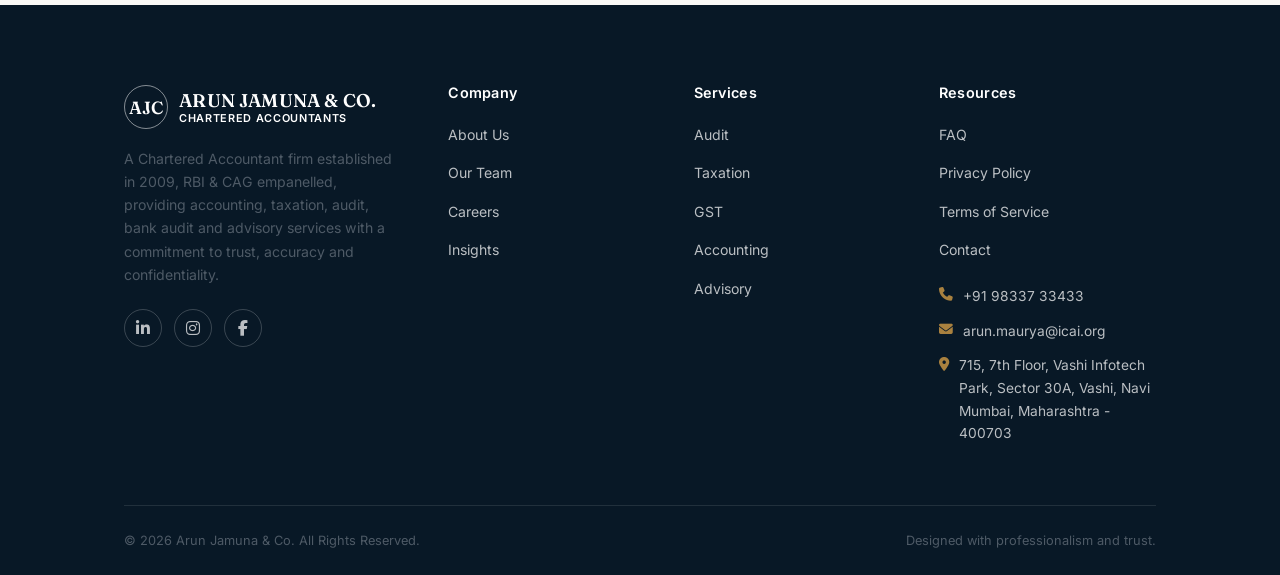
<file: insights.html>
<!DOCTYPE html>
<html lang="en">
<head>
  <meta charset="UTF-8" />
  <meta name="viewport" content="width=device-width, initial-scale=1.0" />
  <title>Insights & Articles | Arun Jamuna & Co. Chartered Accountants</title>
  <meta name="description" content="Read practical insights on GST compliance, tax planning, financial statements and accounting best practices from Arun Jamuna & Co." />
  <meta name="keywords" content="Chartered Accountant, CA Firm, CA Firm in India, Accounting Services, Tax Consultant, GST Consultant, Audit Services, Bank Audit, RBI Empanelled CA Firm, Income Tax Services, Business Advisory, Financial Advisory" />
  <meta name="robots" content="index, follow" />
  <link rel="canonical" href="https://www.yourdomain.com/insights.html" />

  <!-- Open Graph -->
  <meta property="og:type" content="website" />
  <meta property="og:title" content="Insights & Articles | Arun Jamuna & Co. Chartered Accountants" />
  <meta property="og:description" content="Read practical insights on GST compliance, tax planning, financial statements and accounting best practices from Arun Jamuna & Co." />
  <meta property="og:image" content="images/hero.jpg" />
  <meta property="og:url" content="https://www.yourdomain.com/insights.html" />
  <meta name="twitter:card" content="summary_large_image" />

  <link rel="icon" type="image/png" href="images/logo.png" />

  <!-- Fonts -->
  <link rel="preconnect" href="https://fonts.googleapis.com" />
  <link rel="preconnect" href="https://fonts.gstatic.com" crossorigin />
  <link href="https://fonts.googleapis.com/css2?family=Fraunces:wght@500;600;700&family=Inter:wght@400;500;600;700&display=swap" rel="stylesheet" />

  <!-- Icons -->
  <link rel="stylesheet" href="https://cdnjs.cloudflare.com/ajax/libs/font-awesome/6.5.1/css/all.min.css" integrity="" crossorigin="anonymous" referrerpolicy="no-referrer" />

  <link rel="stylesheet" href="css/style.css" />
  <link rel="stylesheet" href="css/responsive.css" />

  <!-- Applies the saved (or system-default) theme before first paint, so
       there is no flash of the wrong theme when the page loads. -->
  <script>
    (function () {
      try {
        var saved = localStorage.getItem("theme");
        var theme = saved || (window.matchMedia && window.matchMedia("(prefers-color-scheme: dark)").matches ? "dark" : "light");
        document.documentElement.setAttribute("data-theme", theme);
      } catch (e) {
        document.documentElement.setAttribute("data-theme", "light");
      }
    })();
  </script>
</head>
<body>
  <a class="skip-link" href="#main">Skip to main content</a>
  <header class="site-header">
    <div class="container header-inner">
      <a href="index.html" class="brand" aria-label="Arun Jamuna & Co. — Home">
        <span class="brand-mark">AJC</span>
        <span class="brand-text">
          <span class="brand-name">ARUN JAMUNA & CO.</span>
          <span class="brand-sub">CHARTERED ACCOUNTANTS</span>
        </span>
      </a>

      <nav class="main-nav" aria-label="Primary">
        <ul class="nav-list">
          <li><a href="index.html">Home</a></li>
          <li><a href="about.html">About</a></li>
          <li><a href="services.html">Services</a></li>
          <li><a href="industries.html">Industries</a></li>
          <li><a href="team.html">Team</a></li>
          <li><a href="insights.html">Insights</a></li>
          <li><a href="faq.html">FAQ</a></li>
          <li><a href="contact.html">Contact</a></li>
        </ul>
      </nav>

      <div class="header-cta">
        <!-- <a href="contact.html" class="btn btn-outline btn-sm">Login Area</a> -->
        <a href="contact.html" class="btn btn-primary btn-sm"><i class="fa-solid fa-calendar-check"></i><span>Book a Consultation</span></a>
        <button class="theme-toggle" id="theme-toggle" aria-label="Switch to dark theme" aria-pressed="false">
          <i class="fa-solid fa-moon" aria-hidden="true"></i>
          <i class="fa-solid fa-sun" aria-hidden="true"></i>
        </button>
        <button class="nav-toggle" aria-label="Open menu" aria-expanded="false" aria-controls="mobile-nav">
          <span></span><span></span><span></span>
        </button>
      </div>
    </div>
  </header>

  <div class="mobile-nav" id="mobile-nav">
    <div class="mobile-nav-backdrop"></div>
    <div class="mobile-nav-panel">
      <nav aria-label="Mobile">
        <ul class="mobile-nav-list">
          <li><a href="index.html">Home</a></li>
            <li><a href="about.html">About</a></li>
            <li><a href="services.html">Services</a></li>
            <li><a href="industries.html">Industries</a></li>
            <li><a href="team.html">Team</a></li>
            <li><a href="insights.html">Insights</a></li>
            <li><a href="faq.html">FAQ</a></li>
            <li><a href="contact.html">Contact</a></li>
        </ul>
      </nav>
      <div class="mobile-nav-cta">
        <a href="contact.html" class="btn btn-primary btn-block">Book a Consultation</a>
        <a href="tel:+919833733433" class="btn btn-outline btn-block">Call Us</a>
      </div>
      <button class="mobile-theme-toggle" id="mobile-theme-toggle" aria-pressed="false">
        <span><i class="fa-solid fa-moon" aria-hidden="true"></i>&nbsp; Dark Mode</span>
        <span aria-hidden="true">Off</span>
      </button>
    </div>
  </div>
  <main id="main">

    <section class="page-header">
      <div class="container">
        <p class="breadcrumb"><a href="index.html">Home</a> / Insights</p>
        <h1>Insights &amp; Articles</h1>
        <p>Practical guidance on accounting, taxation and compliance topics relevant to Indian businesses.</p>
      </div>
    </section>

    <section class="section">
      <div class="container">
        <div class="grid grid-3">

          <article class="insight-card reveal">
            <div class="insight-media"><img src="images/services/gst.jpg" alt="GST compliance documents" loading="lazy" /></div>
            <div class="insight-body">
              <div class="insight-meta"><span class="insight-cat">Taxation</span><span>&middot;</span><span></span></div>
              <h3>Understanding GST Compliance</h3>
              <p>A practical overview of what GST compliance involves for growing businesses, and common pitfalls to avoid.</p>
              <a href="insights.html" class="link-arrow">Read More <i class="fa-solid fa-arrow-right"></i></a>
            </div>
          </article>

          <article class="insight-card reveal reveal-delay-1">
            <div class="insight-media"><img src="images/services/taxation.jpg" alt="Tax planning documents" loading="lazy" /></div>
            <div class="insight-body">
              <div class="insight-meta"><span class="insight-cat">Taxation</span><span>&middot;</span><span></span></div>
              <h3>Tax Planning for Small Businesses</h3>
              <p>Simple, legitimate strategies small business owners can use to plan their tax position throughout the year.</p>
              <a href="insights.html" class="link-arrow">Read More <i class="fa-solid fa-arrow-right"></i></a>
            </div>
          </article>

          <article class="insight-card reveal reveal-delay-2">
            <div class="insight-media"><img src="images/services/accounting.jpg" alt="Financial statement pages" loading="lazy" /></div>
            <div class="insight-body">
              <div class="insight-meta"><span class="insight-cat">Accounting</span><span>&middot;</span><span></span></div>
              <h3>Importance of Financial Statements</h3>
              <p>Why accurate, timely financial statements matter for decision-making, financing and compliance.</p>
              <a href="insights.html" class="link-arrow">Read More <i class="fa-solid fa-arrow-right"></i></a>
            </div>
          </article>

          <article class="insight-card reveal">
            <div class="insight-media"><img src="images/services/audit.jpg" alt="Accountant reviewing figures" loading="lazy" /></div>
            <div class="insight-body">
              <div class="insight-meta"><span class="insight-cat">Accounting</span><span>&middot;</span><span></span></div>
              <h3>Common Accounting Mistakes Businesses Make</h3>
              <p>Frequent bookkeeping and reporting mistakes we see, and how to avoid them.</p>
              <a href="insights.html" class="link-arrow">Read More <i class="fa-solid fa-arrow-right"></i></a>
            </div>
          </article>

          <article class="insight-card reveal reveal-delay-1">
            <div class="insight-media"><img src="images/services/corporate.jpg" alt="Business documents and controls checklist" loading="lazy" /></div>
            <div class="insight-body">
              <div class="insight-meta"><span class="insight-cat">Advisory</span><span>&middot;</span><span></span></div>
              <h3>Internal Controls and Business Growth</h3>
              <p>How strong internal controls support sustainable growth and reduce financial risk.</p>
              <a href="insights.html" class="link-arrow">Read More <i class="fa-solid fa-arrow-right"></i></a>
            </div>
          </article>

        </div>
        <!-- <p class="testimonial-note" style="margin-top:2.5rem;">This is a static website. Article detail pages can be added later using the same layout structure as this page &mdash; duplicate an insight-card block and link it to a new HTML page per article.</p> -->
      </div>
    </section>
  </main>

  <footer class="site-footer">
    <div class="container">
      <div class="footer-top">
        <div class="footer-brand">
          <a href="index.html" class="brand" aria-label="Arun Jamuna & Co. — Home">
            <span class="brand-mark">AJC</span>
            <span class="brand-text">
              <span class="brand-name">ARUN JAMUNA & CO.</span>
              <span class="brand-sub">CHARTERED ACCOUNTANTS</span>
            </span>
          </a>
          <p class="footer-about">A Chartered Accountant firm established in 2009, RBI &amp; CAG empanelled, providing accounting, taxation, audit, bank audit and advisory services with a commitment to trust, accuracy and confidentiality.</p>
          <div class="footer-social">
            <a href="[LINKEDIN URL]" aria-label="LinkedIn" target="_blank" rel="noopener noreferrer"><i class="fa-brands fa-linkedin-in"></i></a>
            <a href="[INSTAGRAM URL]" aria-label="Instagram" target="_blank" rel="noopener noreferrer"><i class="fa-brands fa-instagram"></i></a>
            <a href="[FACEBOOK URL]" aria-label="Facebook" target="_blank" rel="noopener noreferrer"><i class="fa-brands fa-facebook-f"></i></a>
          </div>
        </div>

        <div class="footer-col">
          <h4>Company</h4>
          <ul>
            <li><a href="about.html">About Us</a></li>
            <li><a href="team.html">Our Team</a></li>
            <li><a href="contact.html">Careers</a></li>
            <li><a href="insights.html">Insights</a></li>
          </ul>
        </div>

        <div class="footer-col">
          <h4>Services</h4>
          <ul>
            <li><a href="services.html#audit">Audit</a></li>
            <li><a href="services.html#taxation">Taxation</a></li>
            <li><a href="services.html#gst">GST</a></li>
            <li><a href="services.html#accounting">Accounting</a></li>
            <li><a href="services.html#advisory">Advisory</a></li>
          </ul>
        </div>

        <div class="footer-col">
          <h4>Resources</h4>
          <ul>
            <li><a href="faq.html">FAQ</a></li>
            <li><a href="privacy-policy.html">Privacy Policy</a></li>
            <li><a href="terms.html">Terms of Service</a></li>
            <li><a href="contact.html">Contact</a></li>
          </ul>
          <ul class="footer-contact" style="margin-top:1.4rem;">
            <li><i class="fa-solid fa-phone"></i><span>+91 98337 33433</span></li>
            <li><i class="fa-solid fa-envelope"></i><span>arun.maurya@icai.org</span></li>
            <li><i class="fa-solid fa-location-dot"></i><span>715, 7th Floor, Vashi Infotech Park, Sector 30A, Vashi, Navi Mumbai, Maharashtra - 400703</span></li>
          </ul>
        </div>
      </div>

      <div class="footer-bottom">
        <p>&copy; <span data-year>2026</span> Arun Jamuna & Co. All Rights Reserved.</p>
        <p>Designed with professionalism and trust.</p>
      </div>
    </div>
  </footer>

  <a href="#" class="whatsapp-float" data-whatsapp-link aria-label="Chat with us on WhatsApp">
    <i class="fa-brands fa-whatsapp"></i>
  </a>
  <button class="back-to-top" aria-label="Back to top">
    <i class="fa-solid fa-arrow-up"></i>
  </button>

  <script src="js/script.js"></script>
</body>
</html>
</file>
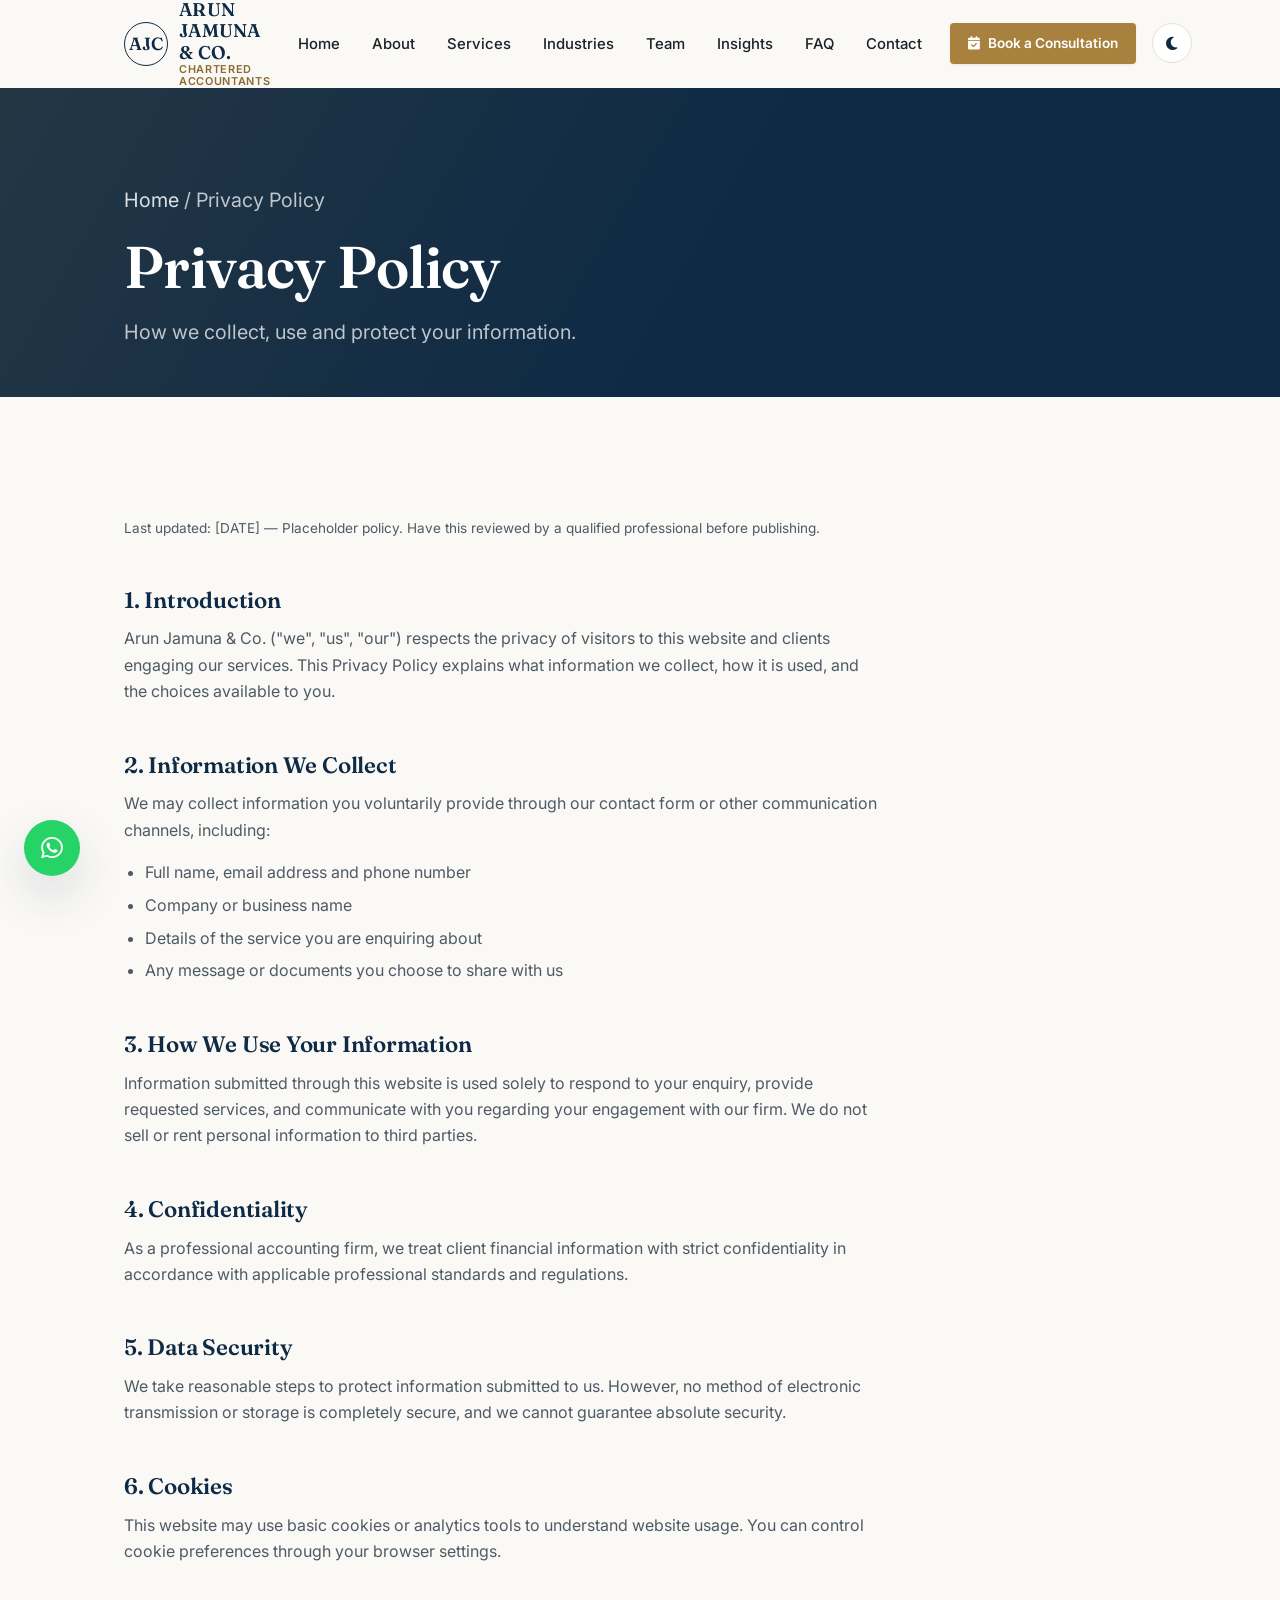
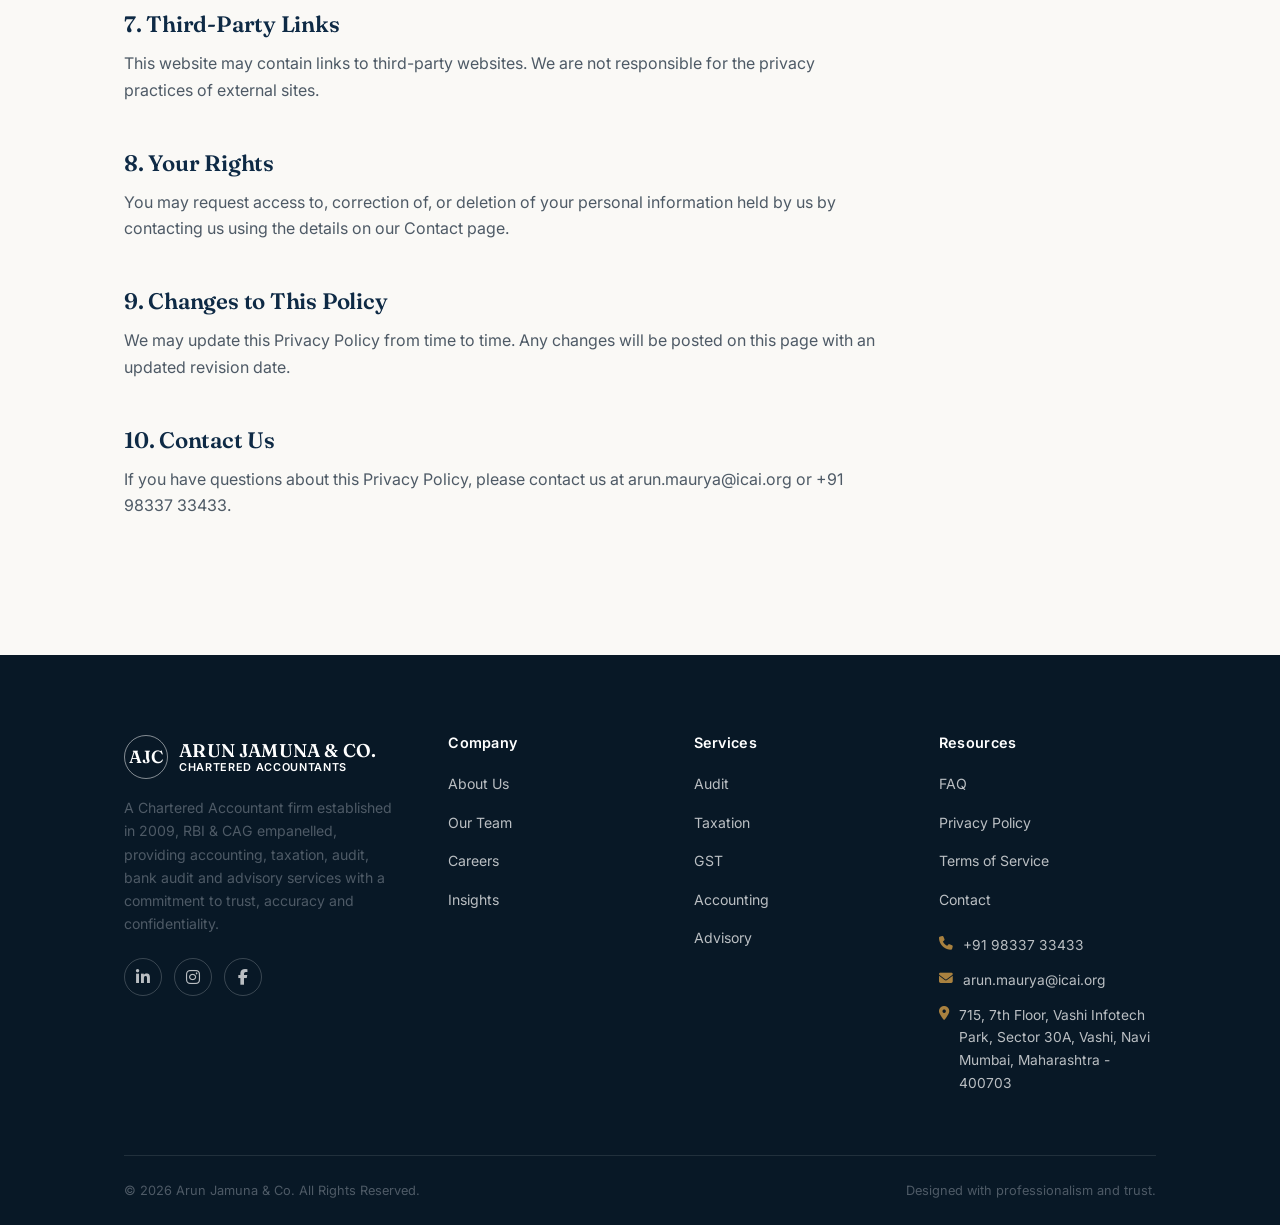
<file: privacy-policy.html>
<!DOCTYPE html>
<html lang="en">
<head>
  <meta charset="UTF-8" />
  <meta name="viewport" content="width=device-width, initial-scale=1.0" />
  <title>Privacy Policy | Arun Jamuna & Co.</title>
  <meta name="description" content="Read the Privacy Policy for Arun Jamuna & Co., outlining how we collect, use and protect your information." />
  <meta name="keywords" content="privacy policy, chartered accountant" />
  <meta name="robots" content="index, follow" />
  <link rel="canonical" href="https://www.yourdomain.com/privacy-policy.html" />

  <!-- Open Graph -->
  <meta property="og:type" content="website" />
  <meta property="og:title" content="Privacy Policy | Arun Jamuna & Co." />
  <meta property="og:description" content="Read the Privacy Policy for Arun Jamuna & Co., outlining how we collect, use and protect your information." />
  <meta property="og:image" content="images/hero.jpg" />
  <meta property="og:url" content="https://www.yourdomain.com/privacy-policy.html" />
  <meta name="twitter:card" content="summary_large_image" />

  <link rel="icon" type="image/png" href="images/logo.png" />

  <!-- Fonts -->
  <link rel="preconnect" href="https://fonts.googleapis.com" />
  <link rel="preconnect" href="https://fonts.gstatic.com" crossorigin />
  <link href="https://fonts.googleapis.com/css2?family=Fraunces:wght@500;600;700&family=Inter:wght@400;500;600;700&display=swap" rel="stylesheet" />

  <!-- Icons -->
  <link rel="stylesheet" href="https://cdnjs.cloudflare.com/ajax/libs/font-awesome/6.5.1/css/all.min.css" integrity="" crossorigin="anonymous" referrerpolicy="no-referrer" />

  <link rel="stylesheet" href="css/style.css" />
  <link rel="stylesheet" href="css/responsive.css" />

  <!-- Applies the saved (or system-default) theme before first paint, so
       there is no flash of the wrong theme when the page loads. -->
  <script>
    (function () {
      try {
        var saved = localStorage.getItem("theme");
        var theme = saved || (window.matchMedia && window.matchMedia("(prefers-color-scheme: dark)").matches ? "dark" : "light");
        document.documentElement.setAttribute("data-theme", theme);
      } catch (e) {
        document.documentElement.setAttribute("data-theme", "light");
      }
    })();
  </script>
</head>
<body>
  <a class="skip-link" href="#main">Skip to main content</a>
  <header class="site-header">
    <div class="container header-inner">
      <a href="index.html" class="brand" aria-label="Arun Jamuna & Co. — Home">
        <span class="brand-mark">AJC</span>
        <span class="brand-text">
          <span class="brand-name">ARUN JAMUNA & CO.</span>
          <span class="brand-sub">CHARTERED ACCOUNTANTS</span>
        </span>
      </a>

      <nav class="main-nav" aria-label="Primary">
        <ul class="nav-list">
          <li><a href="index.html">Home</a></li>
          <li><a href="about.html">About</a></li>
          <li><a href="services.html">Services</a></li>
          <li><a href="industries.html">Industries</a></li>
          <li><a href="team.html">Team</a></li>
          <li><a href="insights.html">Insights</a></li>
          <li><a href="faq.html">FAQ</a></li>
          <li><a href="contact.html">Contact</a></li>
        </ul>
      </nav>

      <div class="header-cta">
        <!-- <a href="contact.html" class="btn btn-outline btn-sm">Login Area</a> -->
        <a href="contact.html" class="btn btn-primary btn-sm"><i class="fa-solid fa-calendar-check"></i><span>Book a Consultation</span></a>
        <button class="theme-toggle" id="theme-toggle" aria-label="Switch to dark theme" aria-pressed="false">
          <i class="fa-solid fa-moon" aria-hidden="true"></i>
          <i class="fa-solid fa-sun" aria-hidden="true"></i>
        </button>
        <button class="nav-toggle" aria-label="Open menu" aria-expanded="false" aria-controls="mobile-nav">
          <span></span><span></span><span></span>
        </button>
      </div>
    </div>
  </header>

  <div class="mobile-nav" id="mobile-nav">
    <div class="mobile-nav-backdrop"></div>
    <div class="mobile-nav-panel">
      <nav aria-label="Mobile">
        <ul class="mobile-nav-list">
          <li><a href="index.html">Home</a></li>
            <li><a href="about.html">About</a></li>
            <li><a href="services.html">Services</a></li>
            <li><a href="industries.html">Industries</a></li>
            <li><a href="team.html">Team</a></li>
            <li><a href="insights.html">Insights</a></li>
            <li><a href="faq.html">FAQ</a></li>
            <li><a href="contact.html">Contact</a></li>
        </ul>
      </nav>
      <div class="mobile-nav-cta">
        <a href="contact.html" class="btn btn-primary btn-block">Book a Consultation</a>
        <a href="tel:+919833733433" class="btn btn-outline btn-block">Call Us</a>
      </div>
      <button class="mobile-theme-toggle" id="mobile-theme-toggle" aria-pressed="false">
        <span><i class="fa-solid fa-moon" aria-hidden="true"></i>&nbsp; Dark Mode</span>
        <span aria-hidden="true">Off</span>
      </button>
    </div>
  </div>
  <main id="main">

    <section class="page-header">
      <div class="container">
        <p class="breadcrumb"><a href="index.html">Home</a> / Privacy Policy</p>
        <h1>Privacy Policy</h1>
        <p>How we collect, use and protect your information.</p>
      </div>
    </section>

    <section class="section">
      <div class="container">
        <div class="prose reveal">
          <p class="updated">Last updated: [DATE] &mdash; Placeholder policy. Have this reviewed by a qualified professional before publishing.</p>

          <h2>1. Introduction</h2>
          <p>Arun Jamuna & Co. ("we", "us", "our") respects the privacy of visitors to this website and clients engaging our services. This Privacy Policy explains what information we collect, how it is used, and the choices available to you.</p>

          <h2>2. Information We Collect</h2>
          <p>We may collect information you voluntarily provide through our contact form or other communication channels, including:</p>
          <ul>
            <li>Full name, email address and phone number</li>
            <li>Company or business name</li>
            <li>Details of the service you are enquiring about</li>
            <li>Any message or documents you choose to share with us</li>
          </ul>

          <h2>3. How We Use Your Information</h2>
          <p>Information submitted through this website is used solely to respond to your enquiry, provide requested services, and communicate with you regarding your engagement with our firm. We do not sell or rent personal information to third parties.</p>

          <h2>4. Confidentiality</h2>
          <p>As a professional accounting firm, we treat client financial information with strict confidentiality in accordance with applicable professional standards and regulations.</p>

          <h2>5. Data Security</h2>
          <p>We take reasonable steps to protect information submitted to us. However, no method of electronic transmission or storage is completely secure, and we cannot guarantee absolute security.</p>

          <h2>6. Cookies</h2>
          <p>This website may use basic cookies or analytics tools to understand website usage. You can control cookie preferences through your browser settings.</p>

          <h2>7. Third-Party Links</h2>
          <p>This website may contain links to third-party websites. We are not responsible for the privacy practices of external sites.</p>

          <h2>8. Your Rights</h2>
          <p>You may request access to, correction of, or deletion of your personal information held by us by contacting us using the details on our <a href="contact.html">Contact page</a>.</p>

          <h2>9. Changes to This Policy</h2>
          <p>We may update this Privacy Policy from time to time. Any changes will be posted on this page with an updated revision date.</p>

          <h2>10. Contact Us</h2>
          <p>If you have questions about this Privacy Policy, please contact us at arun.maurya@icai.org or +91 98337 33433.</p>
        </div>
      </div>
    </section>
  </main>

  <footer class="site-footer">
    <div class="container">
      <div class="footer-top">
        <div class="footer-brand">
          <a href="index.html" class="brand" aria-label="Arun Jamuna & Co. — Home">
            <span class="brand-mark">AJC</span>
            <span class="brand-text">
              <span class="brand-name">ARUN JAMUNA & CO.</span>
              <span class="brand-sub">CHARTERED ACCOUNTANTS</span>
            </span>
          </a>
          <p class="footer-about">A Chartered Accountant firm established in 2009, RBI &amp; CAG empanelled, providing accounting, taxation, audit, bank audit and advisory services with a commitment to trust, accuracy and confidentiality.</p>
          <div class="footer-social">
            <a href="[LINKEDIN URL]" aria-label="LinkedIn" target="_blank" rel="noopener noreferrer"><i class="fa-brands fa-linkedin-in"></i></a>
            <a href="[INSTAGRAM URL]" aria-label="Instagram" target="_blank" rel="noopener noreferrer"><i class="fa-brands fa-instagram"></i></a>
            <a href="[FACEBOOK URL]" aria-label="Facebook" target="_blank" rel="noopener noreferrer"><i class="fa-brands fa-facebook-f"></i></a>
          </div>
        </div>

        <div class="footer-col">
          <h4>Company</h4>
          <ul>
            <li><a href="about.html">About Us</a></li>
            <li><a href="team.html">Our Team</a></li>
            <li><a href="contact.html">Careers</a></li>
            <li><a href="insights.html">Insights</a></li>
          </ul>
        </div>

        <div class="footer-col">
          <h4>Services</h4>
          <ul>
            <li><a href="services.html#audit">Audit</a></li>
            <li><a href="services.html#taxation">Taxation</a></li>
            <li><a href="services.html#gst">GST</a></li>
            <li><a href="services.html#accounting">Accounting</a></li>
            <li><a href="services.html#advisory">Advisory</a></li>
          </ul>
        </div>

        <div class="footer-col">
          <h4>Resources</h4>
          <ul>
            <li><a href="faq.html">FAQ</a></li>
            <li><a href="privacy-policy.html">Privacy Policy</a></li>
            <li><a href="terms.html">Terms of Service</a></li>
            <li><a href="contact.html">Contact</a></li>
          </ul>
          <ul class="footer-contact" style="margin-top:1.4rem;">
            <li><i class="fa-solid fa-phone"></i><span>+91 98337 33433</span></li>
            <li><i class="fa-solid fa-envelope"></i><span>arun.maurya@icai.org</span></li>
            <li><i class="fa-solid fa-location-dot"></i><span>715, 7th Floor, Vashi Infotech Park, Sector 30A, Vashi, Navi Mumbai, Maharashtra - 400703</span></li>
          </ul>
        </div>
      </div>

      <div class="footer-bottom">
        <p>&copy; <span data-year>2026</span> Arun Jamuna & Co. All Rights Reserved.</p>
        <p>Designed with professionalism and trust.</p>
      </div>
    </div>
  </footer>

  <a href="#" class="whatsapp-float" data-whatsapp-link aria-label="Chat with us on WhatsApp">
    <i class="fa-brands fa-whatsapp"></i>
  </a>
  <button class="back-to-top" aria-label="Back to top">
    <i class="fa-solid fa-arrow-up"></i>
  </button>

  <script src="js/script.js"></script>
</body>
</html>
</file>
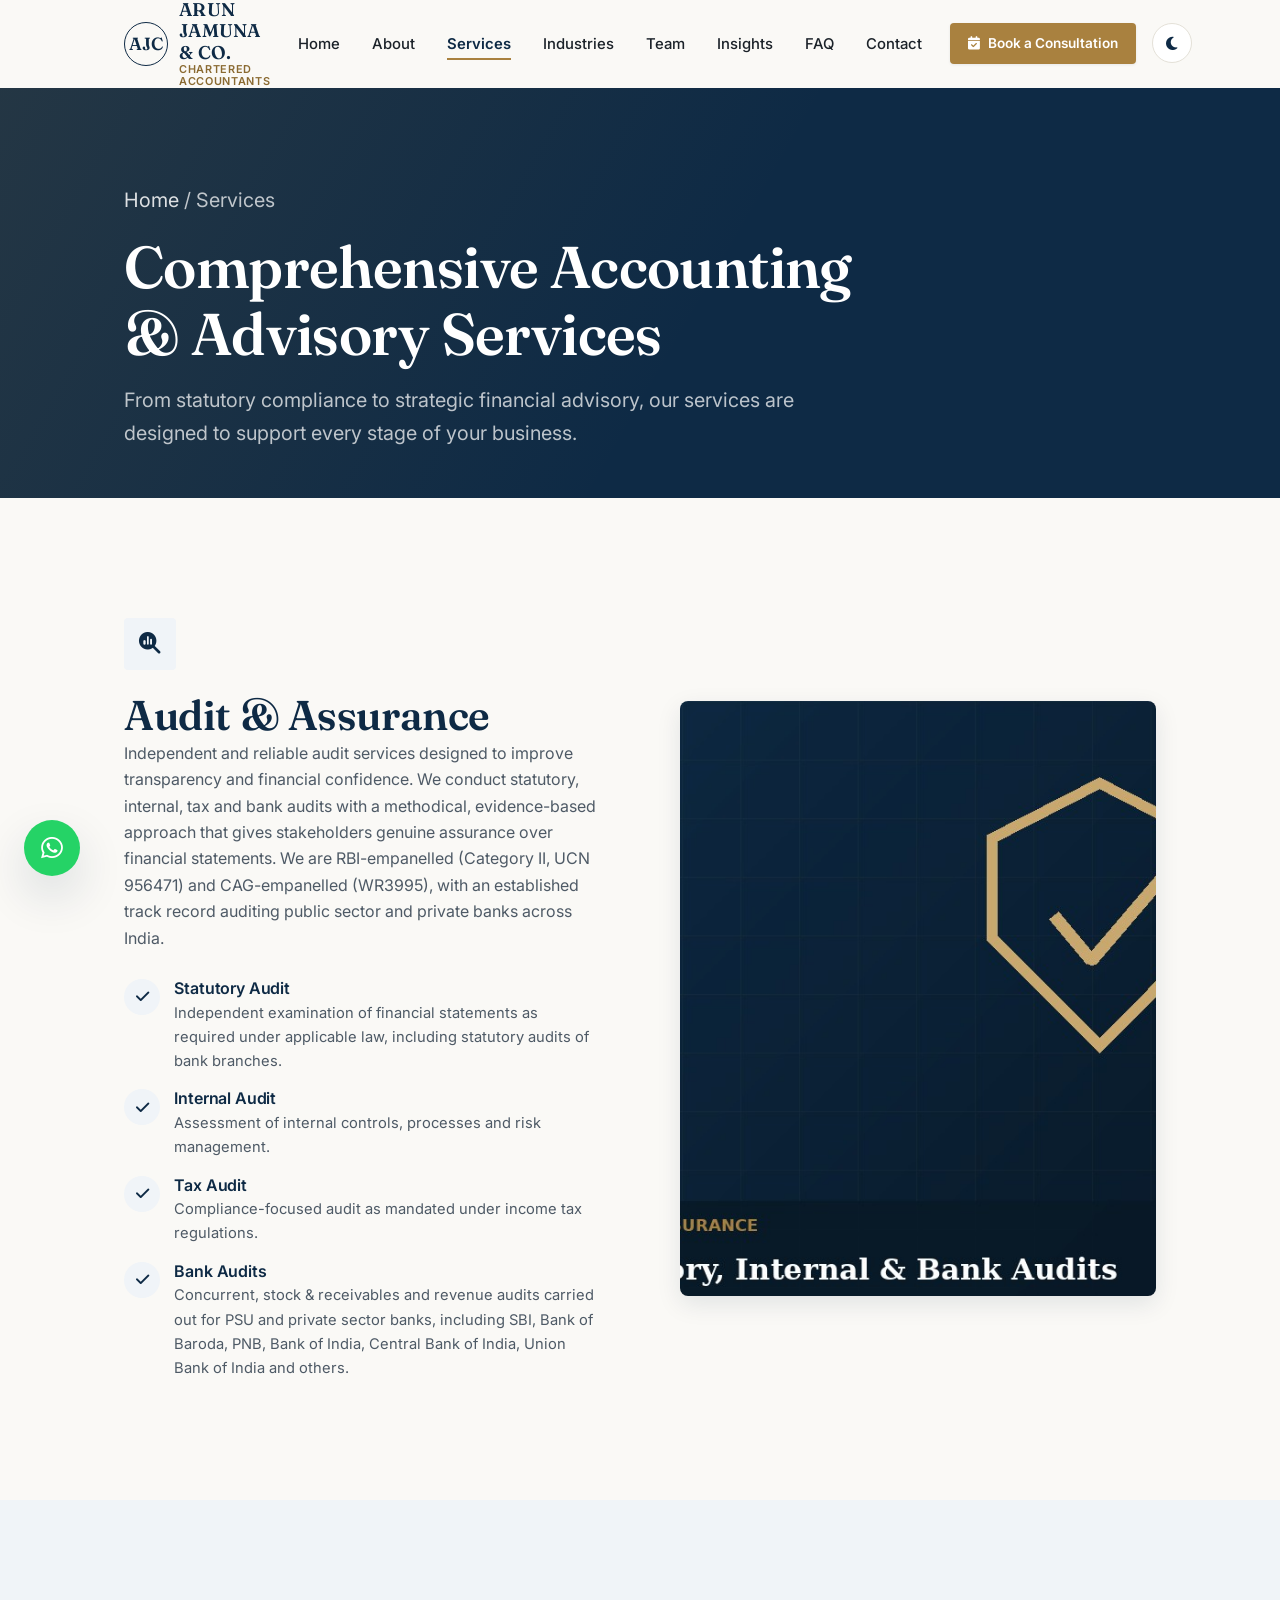
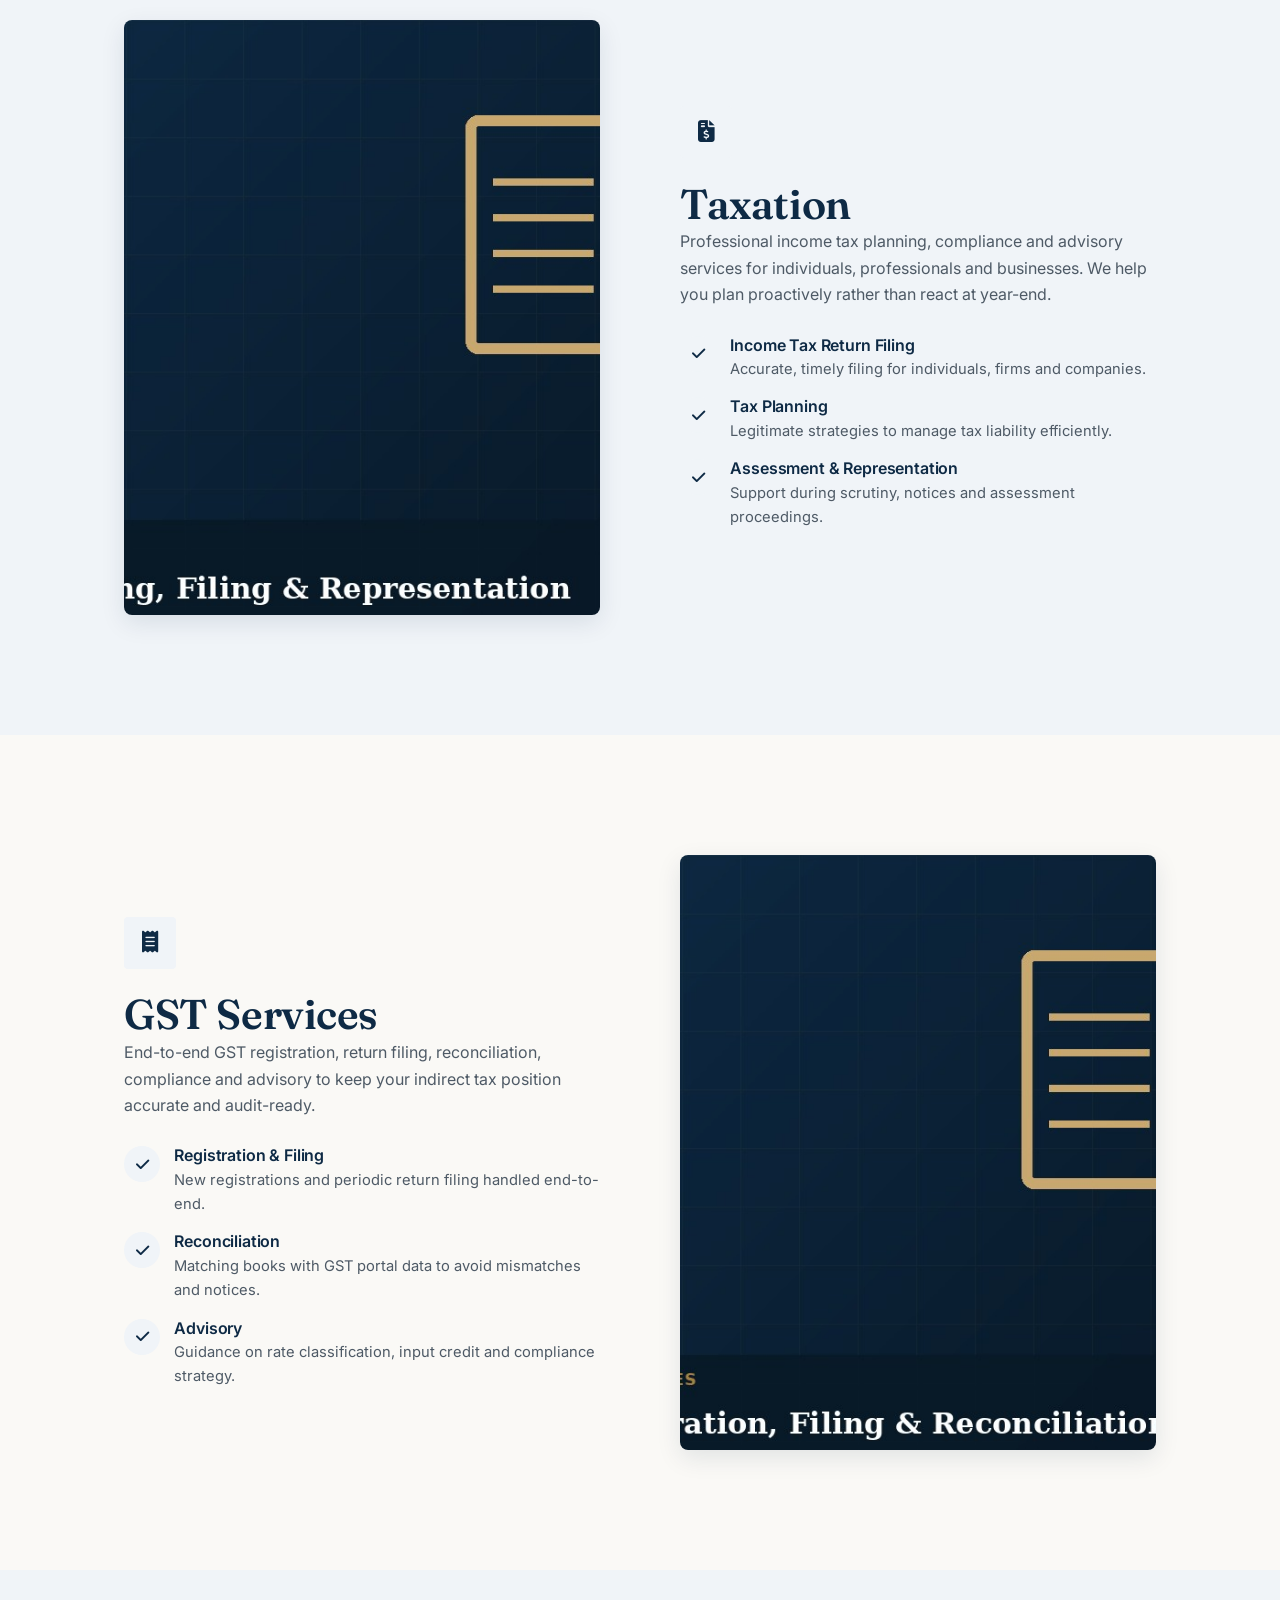
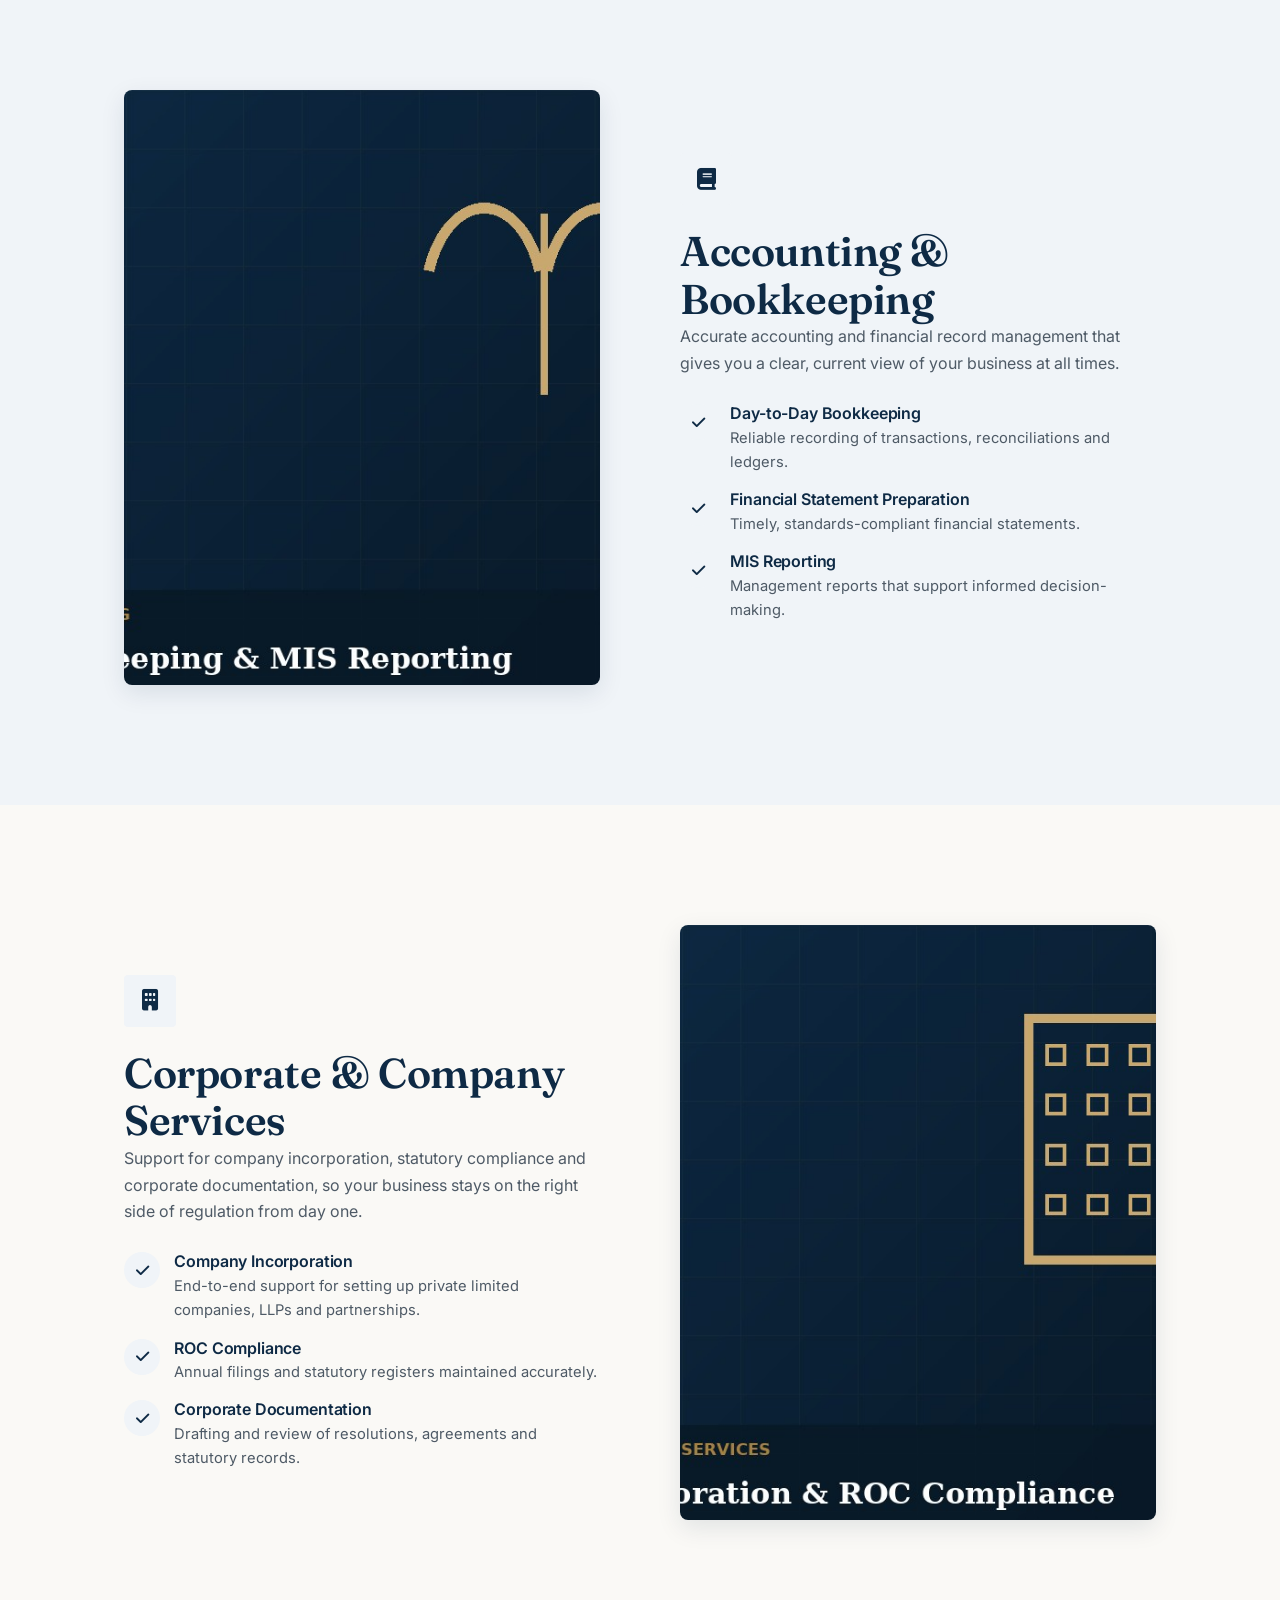
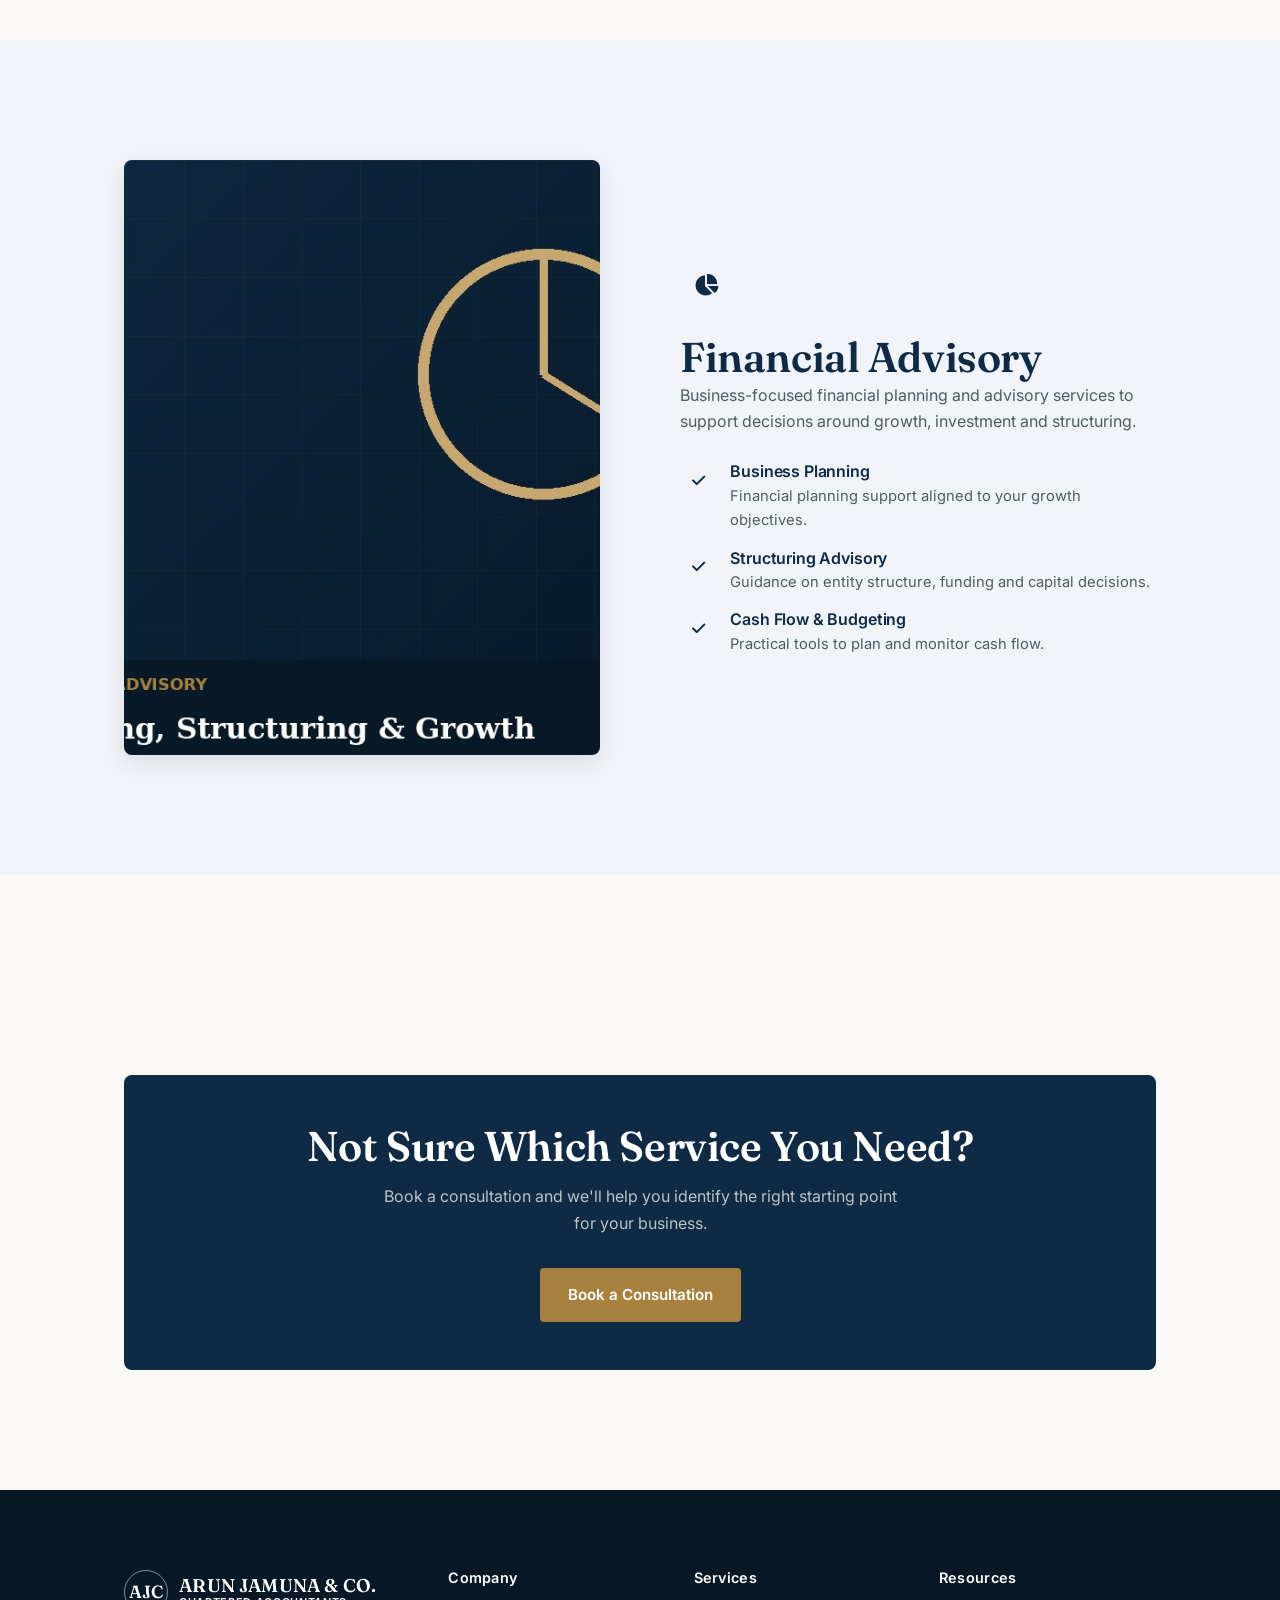
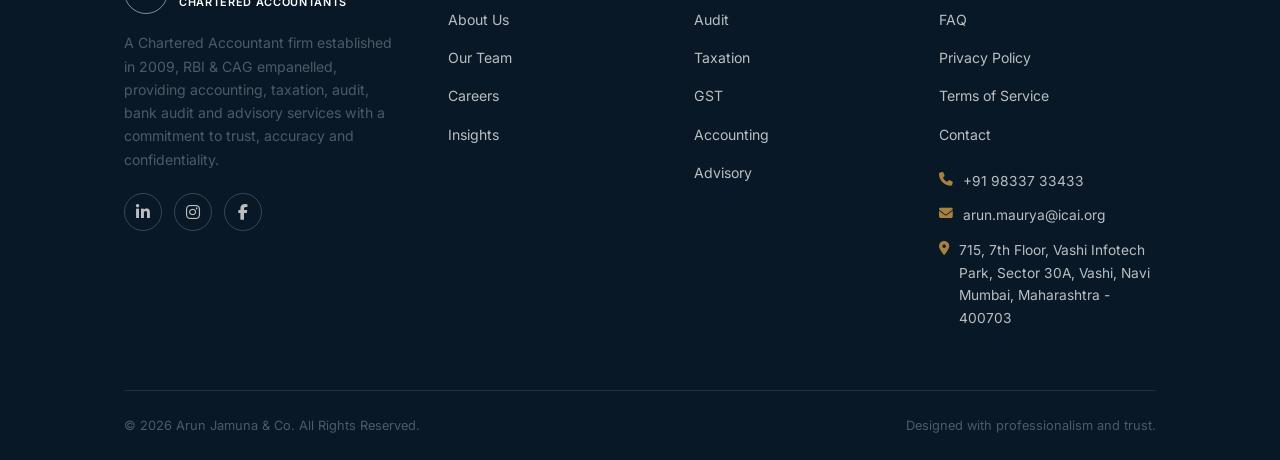
<file: services.html>
<!DOCTYPE html>
<html lang="en">
<head>
  <meta charset="UTF-8" />
  <meta name="viewport" content="width=device-width, initial-scale=1.0" />
  <title>Our Services | Audit, Taxation, GST & Advisory | Arun Jamuna & Co.</title>
  <meta name="description" content="Explore our Chartered Accountant services: audit & assurance, taxation, GST, accounting & bookkeeping, corporate services and financial advisory." />
  <meta name="keywords" content="Chartered Accountant, CA Firm, CA Firm in India, Accounting Services, Tax Consultant, GST Consultant, Audit Services, Bank Audit, RBI Empanelled CA Firm, Income Tax Services, Business Advisory, Financial Advisory" />
  <meta name="robots" content="index, follow" />
  <link rel="canonical" href="https://www.yourdomain.com/services.html" />

  <!-- Open Graph -->
  <meta property="og:type" content="website" />
  <meta property="og:title" content="Our Services | Audit, Taxation, GST & Advisory | Arun Jamuna & Co." />
  <meta property="og:description" content="Explore our Chartered Accountant services: audit & assurance, taxation, GST, accounting & bookkeeping, corporate services and financial advisory." />
  <meta property="og:image" content="images/hero.jpg" />
  <meta property="og:url" content="https://www.yourdomain.com/services.html" />
  <meta name="twitter:card" content="summary_large_image" />

  <link rel="icon" type="image/png" href="images/logo.png" />

  <!-- Fonts -->
  <link rel="preconnect" href="https://fonts.googleapis.com" />
  <link rel="preconnect" href="https://fonts.gstatic.com" crossorigin />
  <link href="https://fonts.googleapis.com/css2?family=Fraunces:wght@500;600;700&family=Inter:wght@400;500;600;700&display=swap" rel="stylesheet" />

  <!-- Icons -->
  <link rel="stylesheet" href="https://cdnjs.cloudflare.com/ajax/libs/font-awesome/6.5.1/css/all.min.css" integrity="" crossorigin="anonymous" referrerpolicy="no-referrer" />

  <link rel="stylesheet" href="css/style.css" />
  <link rel="stylesheet" href="css/responsive.css" />

  <!-- Applies the saved (or system-default) theme before first paint, so
       there is no flash of the wrong theme when the page loads. -->
  <script>
    (function () {
      try {
        var saved = localStorage.getItem("theme");
        var theme = saved || (window.matchMedia && window.matchMedia("(prefers-color-scheme: dark)").matches ? "dark" : "light");
        document.documentElement.setAttribute("data-theme", theme);
      } catch (e) {
        document.documentElement.setAttribute("data-theme", "light");
      }
    })();
  </script>
</head>
<body>
  <a class="skip-link" href="#main">Skip to main content</a>
  <header class="site-header">
    <div class="container header-inner">
      <a href="index.html" class="brand" aria-label="Arun Jamuna & Co. — Home">
        <span class="brand-mark">AJC</span>
        <span class="brand-text">
          <span class="brand-name">ARUN JAMUNA & CO.</span>
          <span class="brand-sub">CHARTERED ACCOUNTANTS</span>
        </span>
      </a>

      <nav class="main-nav" aria-label="Primary">
        <ul class="nav-list">
          <li><a href="index.html">Home</a></li>
          <li><a href="about.html">About</a></li>
          <li><a href="services.html">Services</a></li>
          <li><a href="industries.html">Industries</a></li>
          <li><a href="team.html">Team</a></li>
          <li><a href="insights.html">Insights</a></li>
          <li><a href="faq.html">FAQ</a></li>
          <li><a href="contact.html">Contact</a></li>
        </ul>
      </nav>

      <div class="header-cta">
        <!-- <a href="contact.html" class="btn btn-outline btn-sm">Login Area</a> -->
        <a href="contact.html" class="btn btn-primary btn-sm"><i class="fa-solid fa-calendar-check"></i><span>Book a Consultation</span></a>
        <button class="theme-toggle" id="theme-toggle" aria-label="Switch to dark theme" aria-pressed="false">
          <i class="fa-solid fa-moon" aria-hidden="true"></i>
          <i class="fa-solid fa-sun" aria-hidden="true"></i>
        </button>
        <button class="nav-toggle" aria-label="Open menu" aria-expanded="false" aria-controls="mobile-nav">
          <span></span><span></span><span></span>
        </button>
      </div>
    </div>
  </header>

  <div class="mobile-nav" id="mobile-nav">
    <div class="mobile-nav-backdrop"></div>
    <div class="mobile-nav-panel">
      <nav aria-label="Mobile">
        <ul class="mobile-nav-list">
          <li><a href="index.html">Home</a></li>
            <li><a href="about.html">About</a></li>
            <li><a href="services.html">Services</a></li>
            <li><a href="industries.html">Industries</a></li>
            <li><a href="team.html">Team</a></li>
            <li><a href="insights.html">Insights</a></li>
            <li><a href="faq.html">FAQ</a></li>
            <li><a href="contact.html">Contact</a></li>
        </ul>
      </nav>
      <div class="mobile-nav-cta">
        <a href="contact.html" class="btn btn-primary btn-block">Book a Consultation</a>
        <a href="tel:+919833733433" class="btn btn-outline btn-block">Call Us</a>
      </div>
      <button class="mobile-theme-toggle" id="mobile-theme-toggle" aria-pressed="false">
        <span><i class="fa-solid fa-moon" aria-hidden="true"></i>&nbsp; Dark Mode</span>
        <span aria-hidden="true">Off</span>
      </button>
    </div>
  </div>
  <main id="main">

    <section class="page-header">
      <div class="container">
        <p class="breadcrumb"><a href="index.html">Home</a> / Services</p>
        <h1>Comprehensive Accounting &amp; Advisory Services</h1>
        <p>From statutory compliance to strategic financial advisory, our services are designed to support every stage of your business.</p>
      </div>
    </section>

    <section class="section" id="audit">
      <div class="container split">
        <div class="reveal">
          <div class="card-icon"><i class="fa-solid fa-magnifying-glass-chart"></i></div>
          <h2>Audit &amp; Assurance</h2>
          <p>Independent and reliable audit services designed to improve transparency and financial confidence. We conduct statutory, internal, tax and bank audits with a methodical, evidence-based approach that gives stakeholders genuine assurance over financial statements. We are RBI-empanelled (Category II, UCN 956471) and CAG-empanelled (WR3995), with an established track record auditing public sector and private banks across India.</p>
          <div class="value-list">
            <div class="value-item"><i class="fa-solid fa-check"></i><div><h4>Statutory Audit</h4><p>Independent examination of financial statements as required under applicable law, including statutory audits of bank branches.</p></div></div>
            <div class="value-item"><i class="fa-solid fa-check"></i><div><h4>Internal Audit</h4><p>Assessment of internal controls, processes and risk management.</p></div></div>
            <div class="value-item"><i class="fa-solid fa-check"></i><div><h4>Tax Audit</h4><p>Compliance-focused audit as mandated under income tax regulations.</p></div></div>
            <div class="value-item"><i class="fa-solid fa-check"></i><div><h4>Bank Audits</h4><p>Concurrent, stock &amp; receivables and revenue audits carried out for PSU and private sector banks, including SBI, Bank of Baroda, PNB, Bank of India, Central Bank of India, Union Bank of India and others.</p></div></div>
          </div>
        </div>
        <div class="about-media reveal reveal-delay-1">
          <img src="images/services/audit.jpg" alt="Auditor reviewing financial statements and reports" loading="lazy" />
        </div>
      </div>
    </section>

    <section class="section section-alt" id="taxation">
      <div class="container split">
        <div class="about-media reveal">
          <img src="images/services/taxation.jpg" alt="Tax planning documents and calculator on a desk" loading="lazy" />
        </div>
        <div class="reveal reveal-delay-1">
          <div class="card-icon"><i class="fa-solid fa-file-invoice-dollar"></i></div>
          <h2>Taxation</h2>
          <p>Professional income tax planning, compliance and advisory services for individuals, professionals and businesses. We help you plan proactively rather than react at year-end.</p>
          <div class="value-list">
            <div class="value-item"><i class="fa-solid fa-check"></i><div><h4>Income Tax Return Filing</h4><p>Accurate, timely filing for individuals, firms and companies.</p></div></div>
            <div class="value-item"><i class="fa-solid fa-check"></i><div><h4>Tax Planning</h4><p>Legitimate strategies to manage tax liability efficiently.</p></div></div>
            <div class="value-item"><i class="fa-solid fa-check"></i><div><h4>Assessment &amp; Representation</h4><p>Support during scrutiny, notices and assessment proceedings.</p></div></div>
          </div>
        </div>
      </div>
    </section>

    <section class="section" id="gst">
      <div class="container split">
        <div class="reveal">
          <div class="card-icon"><i class="fa-solid fa-receipt"></i></div>
          <h2>GST Services</h2>
          <p>End-to-end GST registration, return filing, reconciliation, compliance and advisory to keep your indirect tax position accurate and audit-ready.</p>
          <div class="value-list">
            <div class="value-item"><i class="fa-solid fa-check"></i><div><h4>Registration &amp; Filing</h4><p>New registrations and periodic return filing handled end-to-end.</p></div></div>
            <div class="value-item"><i class="fa-solid fa-check"></i><div><h4>Reconciliation</h4><p>Matching books with GST portal data to avoid mismatches and notices.</p></div></div>
            <div class="value-item"><i class="fa-solid fa-check"></i><div><h4>Advisory</h4><p>Guidance on rate classification, input credit and compliance strategy.</p></div></div>
          </div>
        </div>
        <div class="about-media reveal reveal-delay-1">
          <img src="images/services/gst.jpg" alt="GST compliance documents and receipts" loading="lazy" />
        </div>
      </div>
    </section>

    <section class="section section-alt" id="accounting">
      <div class="container split">
        <div class="about-media reveal">
          <img src="images/services/accounting.jpg" alt="Bookkeeper organizing financial ledgers" loading="lazy" />
        </div>
        <div class="reveal reveal-delay-1">
          <div class="card-icon"><i class="fa-solid fa-book"></i></div>
          <h2>Accounting &amp; Bookkeeping</h2>
          <p>Accurate accounting and financial record management that gives you a clear, current view of your business at all times.</p>
          <div class="value-list">
            <div class="value-item"><i class="fa-solid fa-check"></i><div><h4>Day-to-Day Bookkeeping</h4><p>Reliable recording of transactions, reconciliations and ledgers.</p></div></div>
            <div class="value-item"><i class="fa-solid fa-check"></i><div><h4>Financial Statement Preparation</h4><p>Timely, standards-compliant financial statements.</p></div></div>
            <div class="value-item"><i class="fa-solid fa-check"></i><div><h4>MIS Reporting</h4><p>Management reports that support informed decision-making.</p></div></div>
          </div>
        </div>
      </div>
    </section>

    <section class="section" id="corporate">
      <div class="container split">
        <div class="reveal">
          <div class="card-icon"><i class="fa-solid fa-building"></i></div>
          <h2>Corporate &amp; Company Services</h2>
          <p>Support for company incorporation, statutory compliance and corporate documentation, so your business stays on the right side of regulation from day one.</p>
          <div class="value-list">
            <div class="value-item"><i class="fa-solid fa-check"></i><div><h4>Company Incorporation</h4><p>End-to-end support for setting up private limited companies, LLPs and partnerships.</p></div></div>
            <div class="value-item"><i class="fa-solid fa-check"></i><div><h4>ROC Compliance</h4><p>Annual filings and statutory registers maintained accurately.</p></div></div>
            <div class="value-item"><i class="fa-solid fa-check"></i><div><h4>Corporate Documentation</h4><p>Drafting and review of resolutions, agreements and statutory records.</p></div></div>
          </div>
        </div>
        <div class="about-media reveal reveal-delay-1">
          <img src="images/services/corporate.jpg" alt="Corporate documents and company seal on a desk" loading="lazy" />
        </div>
      </div>
    </section>

    <section class="section section-alt" id="advisory">
      <div class="container split">
        <div class="about-media reveal">
          <img src="images/services/advisory.jpg" alt="Financial advisor discussing strategy with a client" loading="lazy" />
        </div>
        <div class="reveal reveal-delay-1">
          <div class="card-icon"><i class="fa-solid fa-chart-pie"></i></div>
          <h2>Financial Advisory</h2>
          <p>Business-focused financial planning and advisory services to support decisions around growth, investment and structuring.</p>
          <div class="value-list">
            <div class="value-item"><i class="fa-solid fa-check"></i><div><h4>Business Planning</h4><p>Financial planning support aligned to your growth objectives.</p></div></div>
            <div class="value-item"><i class="fa-solid fa-check"></i><div><h4>Structuring Advisory</h4><p>Guidance on entity structure, funding and capital decisions.</p></div></div>
            <div class="value-item"><i class="fa-solid fa-check"></i><div><h4>Cash Flow &amp; Budgeting</h4><p>Practical tools to plan and monitor cash flow.</p></div></div>
          </div>
        </div>
      </div>
    </section>

    <section class="section">
      <div class="container">
        <div class="cta-band reveal">
          <h2>Not Sure Which Service You Need?</h2>
          <p>Book a consultation and we'll help you identify the right starting point for your business.</p>
          <div class="hero-actions">
            <a href="contact.html" class="btn btn-primary">Book a Consultation</a>
          </div>
        </div>
      </div>
    </section>
  </main>

  <footer class="site-footer">
    <div class="container">
      <div class="footer-top">
        <div class="footer-brand">
          <a href="index.html" class="brand" aria-label="Arun Jamuna & Co. — Home">
            <span class="brand-mark">AJC</span>
            <span class="brand-text">
              <span class="brand-name">ARUN JAMUNA & CO.</span>
              <span class="brand-sub">CHARTERED ACCOUNTANTS</span>
            </span>
          </a>
          <p class="footer-about">A Chartered Accountant firm established in 2009, RBI &amp; CAG empanelled, providing accounting, taxation, audit, bank audit and advisory services with a commitment to trust, accuracy and confidentiality.</p>
          <div class="footer-social">
            <a href="[LINKEDIN URL]" aria-label="LinkedIn" target="_blank" rel="noopener noreferrer"><i class="fa-brands fa-linkedin-in"></i></a>
            <a href="[INSTAGRAM URL]" aria-label="Instagram" target="_blank" rel="noopener noreferrer"><i class="fa-brands fa-instagram"></i></a>
            <a href="[FACEBOOK URL]" aria-label="Facebook" target="_blank" rel="noopener noreferrer"><i class="fa-brands fa-facebook-f"></i></a>
          </div>
        </div>

        <div class="footer-col">
          <h4>Company</h4>
          <ul>
            <li><a href="about.html">About Us</a></li>
            <li><a href="team.html">Our Team</a></li>
            <li><a href="contact.html">Careers</a></li>
            <li><a href="insights.html">Insights</a></li>
          </ul>
        </div>

        <div class="footer-col">
          <h4>Services</h4>
          <ul>
            <li><a href="services.html#audit">Audit</a></li>
            <li><a href="services.html#taxation">Taxation</a></li>
            <li><a href="services.html#gst">GST</a></li>
            <li><a href="services.html#accounting">Accounting</a></li>
            <li><a href="services.html#advisory">Advisory</a></li>
          </ul>
        </div>

        <div class="footer-col">
          <h4>Resources</h4>
          <ul>
            <li><a href="faq.html">FAQ</a></li>
            <li><a href="privacy-policy.html">Privacy Policy</a></li>
            <li><a href="terms.html">Terms of Service</a></li>
            <li><a href="contact.html">Contact</a></li>
          </ul>
          <ul class="footer-contact" style="margin-top:1.4rem;">
            <li><i class="fa-solid fa-phone"></i><span>+91 98337 33433</span></li>
            <li><i class="fa-solid fa-envelope"></i><span>arun.maurya@icai.org</span></li>
            <li><i class="fa-solid fa-location-dot"></i><span>715, 7th Floor, Vashi Infotech Park, Sector 30A, Vashi, Navi Mumbai, Maharashtra - 400703</span></li>
          </ul>
        </div>
      </div>

      <div class="footer-bottom">
        <p>&copy; <span data-year>2026</span> Arun Jamuna & Co. All Rights Reserved.</p>
        <p>Designed with professionalism and trust.</p>
      </div>
    </div>
  </footer>

  <a href="#" class="whatsapp-float" data-whatsapp-link aria-label="Chat with us on WhatsApp">
    <i class="fa-brands fa-whatsapp"></i>
  </a>
  <button class="back-to-top" aria-label="Back to top">
    <i class="fa-solid fa-arrow-up"></i>
  </button>

  <script src="js/script.js"></script>
</body>
</html>
</file>
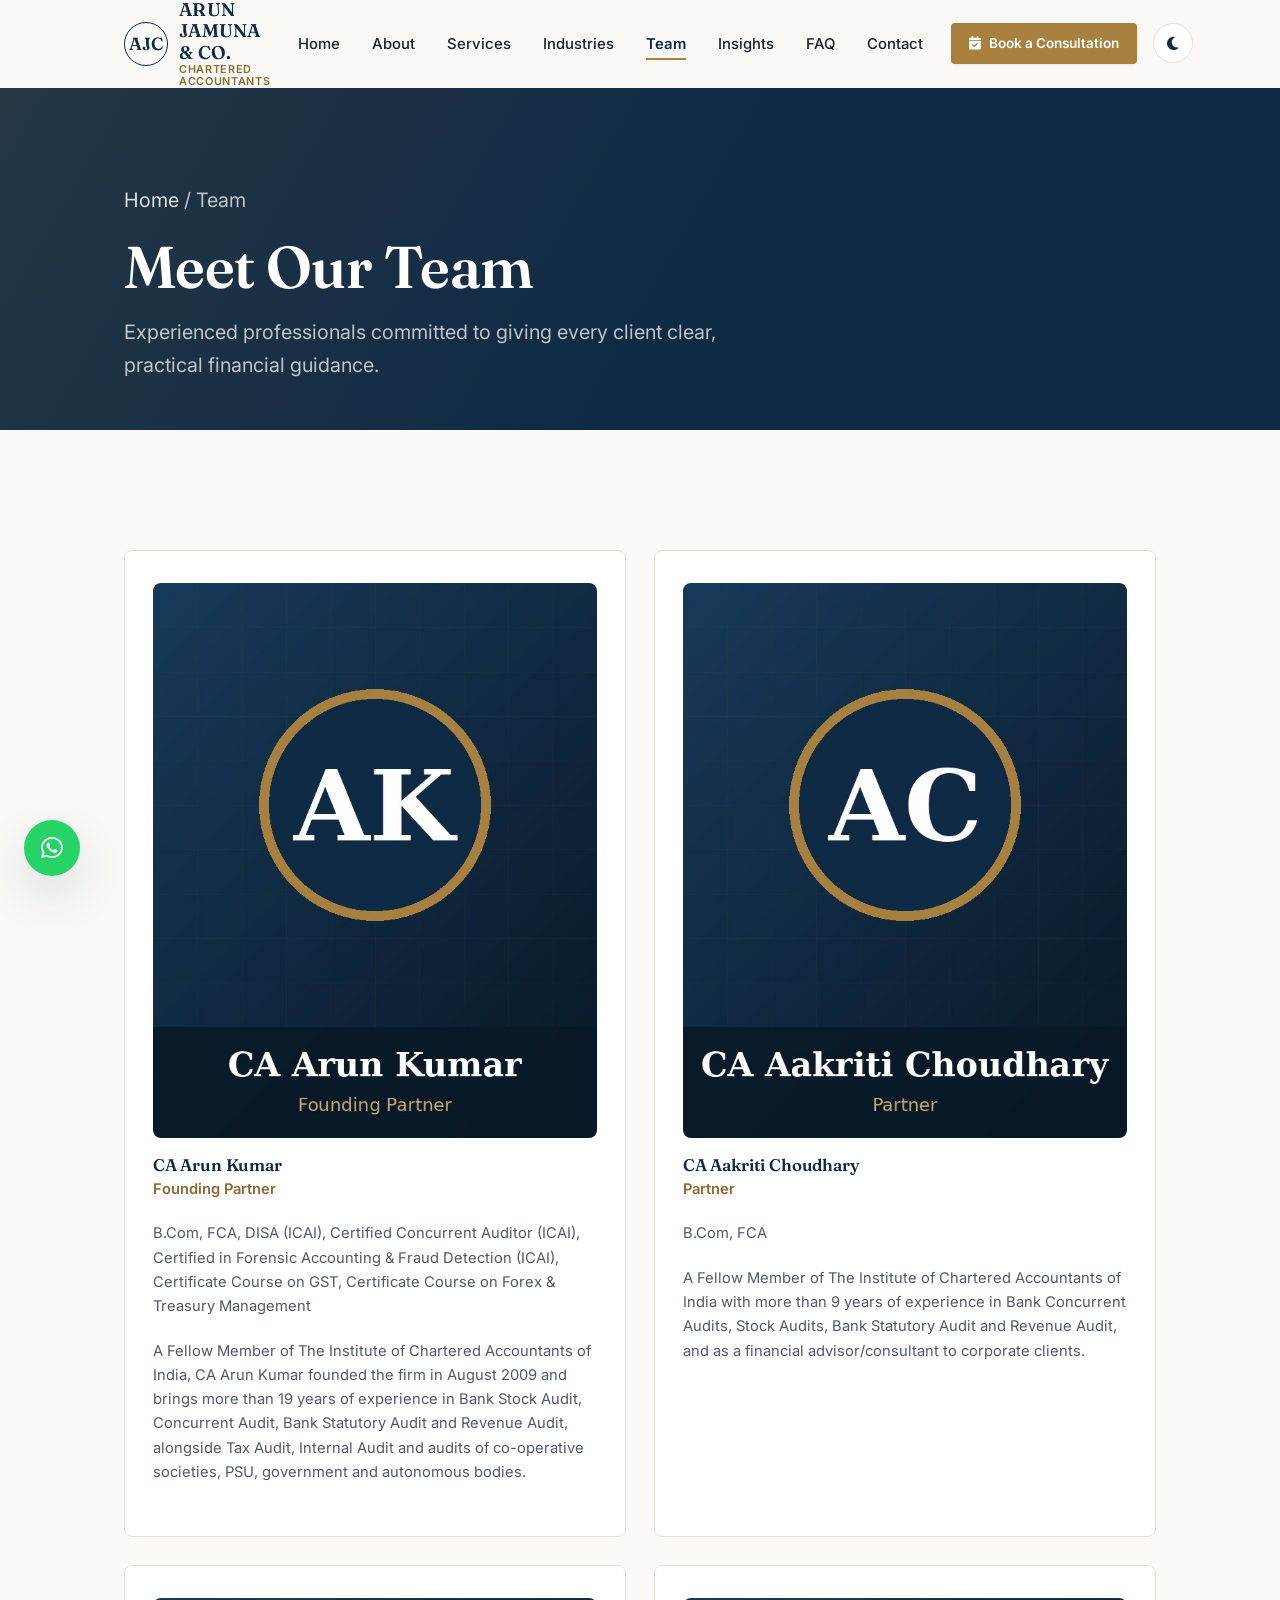
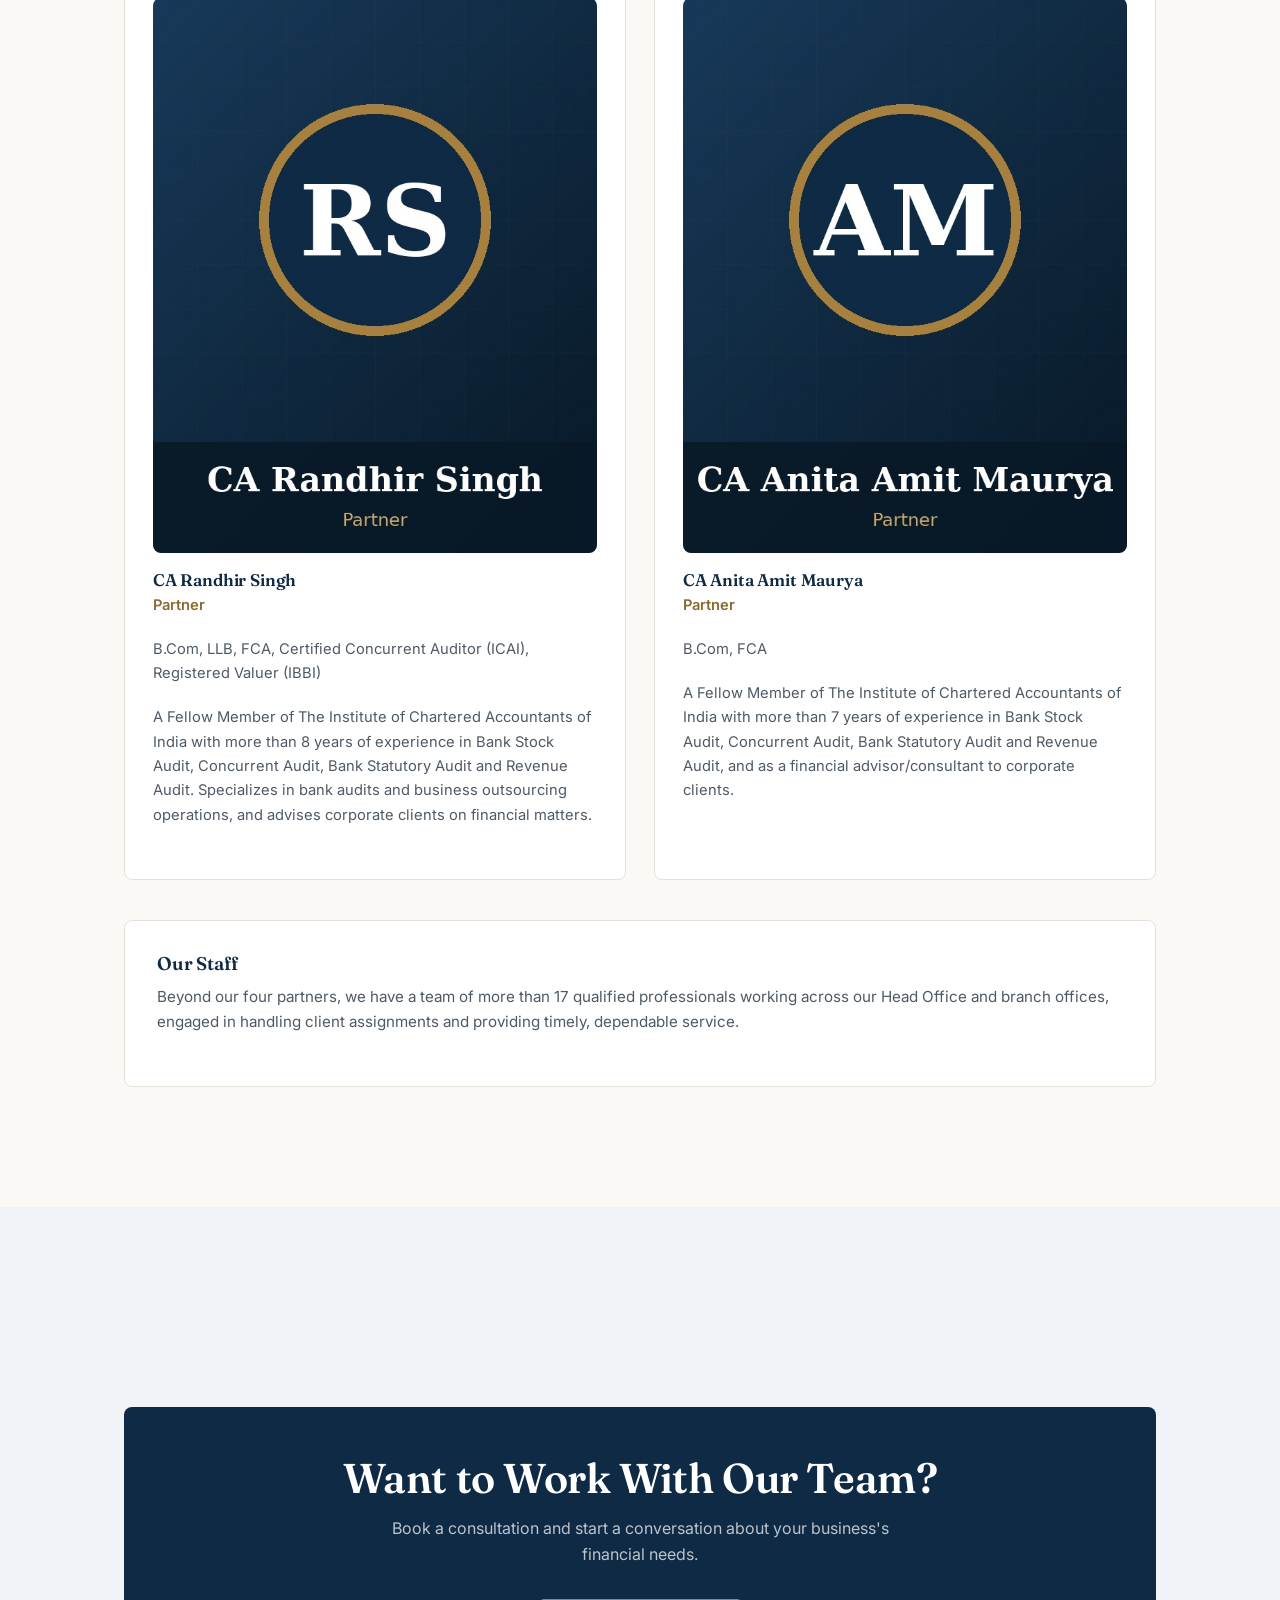
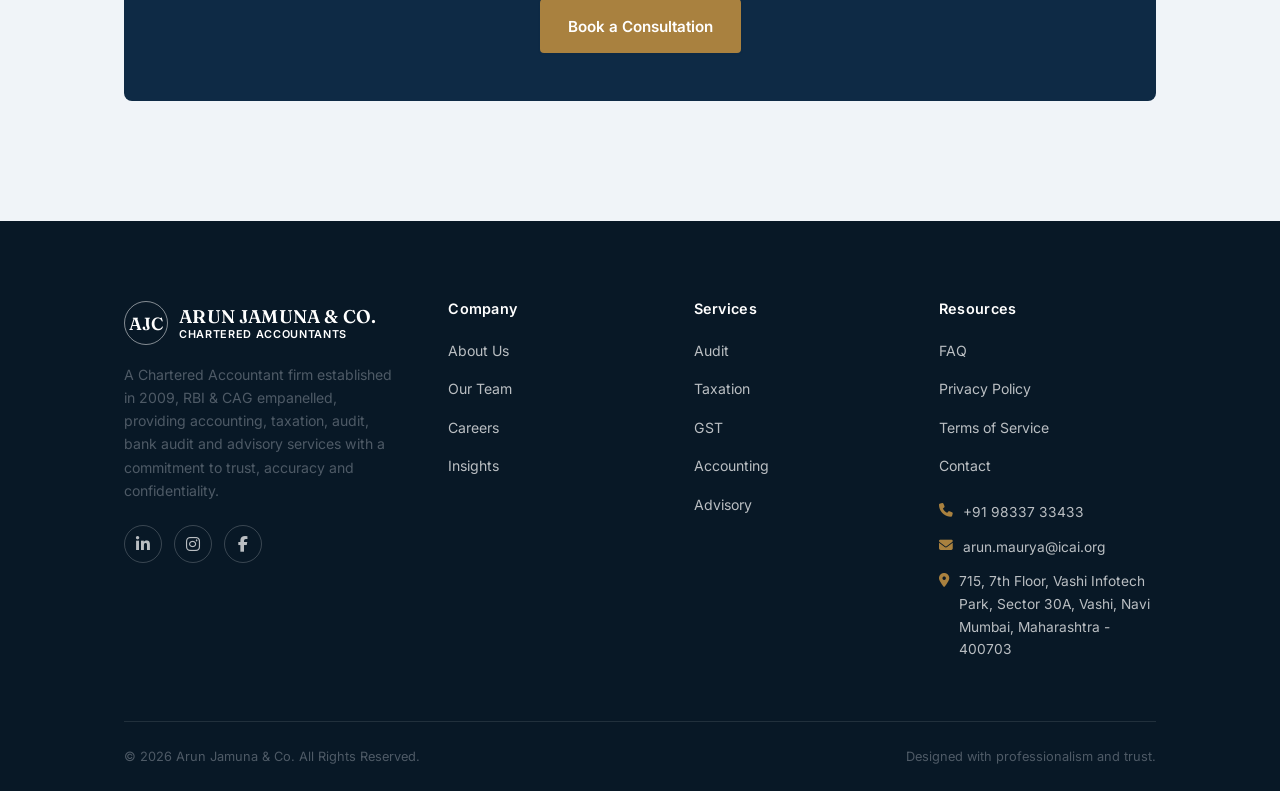
<file: team.html>
<!DOCTYPE html>
<html lang="en">
<head>
  <meta charset="UTF-8" />
  <meta name="viewport" content="width=device-width, initial-scale=1.0" />
  <title>Our Team | Arun Jamuna & Co. Chartered Accountants</title>
  <meta name="description" content="Meet the professionals behind Arun Jamuna & Co., a Chartered Accountant firm committed to trusted, client-focused financial services." />
  <meta name="keywords" content="Chartered Accountant, CA Firm, CA Firm in India, Accounting Services, Tax Consultant, GST Consultant, Audit Services, Bank Audit, RBI Empanelled CA Firm, Income Tax Services, Business Advisory, Financial Advisory" />
  <meta name="robots" content="index, follow" />
  <link rel="canonical" href="https://www.yourdomain.com/team.html" />

  <!-- Open Graph -->
  <meta property="og:type" content="website" />
  <meta property="og:title" content="Our Team | Arun Jamuna & Co. Chartered Accountants" />
  <meta property="og:description" content="Meet the professionals behind Arun Jamuna & Co., a Chartered Accountant firm committed to trusted, client-focused financial services." />
  <meta property="og:image" content="images/hero.jpg" />
  <meta property="og:url" content="https://www.yourdomain.com/team.html" />
  <meta name="twitter:card" content="summary_large_image" />

  <link rel="icon" type="image/png" href="images/logo.png" />

  <!-- Fonts -->
  <link rel="preconnect" href="https://fonts.googleapis.com" />
  <link rel="preconnect" href="https://fonts.gstatic.com" crossorigin />
  <link href="https://fonts.googleapis.com/css2?family=Fraunces:wght@500;600;700&family=Inter:wght@400;500;600;700&display=swap" rel="stylesheet" />

  <!-- Icons -->
  <link rel="stylesheet" href="https://cdnjs.cloudflare.com/ajax/libs/font-awesome/6.5.1/css/all.min.css" integrity="" crossorigin="anonymous" referrerpolicy="no-referrer" />

  <link rel="stylesheet" href="css/style.css" />
  <link rel="stylesheet" href="css/responsive.css" />

  <!-- Applies the saved (or system-default) theme before first paint, so
       there is no flash of the wrong theme when the page loads. -->
  <script>
    (function () {
      try {
        var saved = localStorage.getItem("theme");
        var theme = saved || (window.matchMedia && window.matchMedia("(prefers-color-scheme: dark)").matches ? "dark" : "light");
        document.documentElement.setAttribute("data-theme", theme);
      } catch (e) {
        document.documentElement.setAttribute("data-theme", "light");
      }
    })();
  </script>
</head>
<body>
  <a class="skip-link" href="#main">Skip to main content</a>
  <header class="site-header">
    <div class="container header-inner">
      <a href="index.html" class="brand" aria-label="Arun Jamuna & Co. — Home">
        <span class="brand-mark">AJC</span>
        <span class="brand-text">
          <span class="brand-name">ARUN JAMUNA & CO.</span>
          <span class="brand-sub">CHARTERED ACCOUNTANTS</span>
        </span>
      </a>

      <nav class="main-nav" aria-label="Primary">
        <ul class="nav-list">
          <li><a href="index.html">Home</a></li>
          <li><a href="about.html">About</a></li>
          <li><a href="services.html">Services</a></li>
          <li><a href="industries.html">Industries</a></li>
          <li><a href="team.html">Team</a></li>
          <li><a href="insights.html">Insights</a></li>
          <li><a href="faq.html">FAQ</a></li>
          <li><a href="contact.html">Contact</a></li>
        </ul>
      </nav>

      <div class="header-cta">
        <!-- <a href="contact.html" class="btn btn-outline btn-sm">Login Area</a> -->
        <a href="contact.html" class="btn btn-primary btn-sm"><i class="fa-solid fa-calendar-check"></i><span>Book a Consultation</span></a>
        <button class="theme-toggle" id="theme-toggle" aria-label="Switch to dark theme" aria-pressed="false">
          <i class="fa-solid fa-moon" aria-hidden="true"></i>
          <i class="fa-solid fa-sun" aria-hidden="true"></i>
        </button>
        <button class="nav-toggle" aria-label="Open menu" aria-expanded="false" aria-controls="mobile-nav">
          <span></span><span></span><span></span>
        </button>
      </div>
    </div>
  </header>

  <div class="mobile-nav" id="mobile-nav">
    <div class="mobile-nav-backdrop"></div>
    <div class="mobile-nav-panel">
      <nav aria-label="Mobile">
        <ul class="mobile-nav-list">
          <li><a href="index.html">Home</a></li>
            <li><a href="about.html">About</a></li>
            <li><a href="services.html">Services</a></li>
            <li><a href="industries.html">Industries</a></li>
            <li><a href="team.html">Team</a></li>
            <li><a href="insights.html">Insights</a></li>
            <li><a href="faq.html">FAQ</a></li>
            <li><a href="contact.html">Contact</a></li>
        </ul>
      </nav>
      <div class="mobile-nav-cta">
        <a href="contact.html" class="btn btn-primary btn-block">Book a Consultation</a>
        <a href="tel:+919833733433" class="btn btn-outline btn-block">Call Us</a>
      </div>
      <button class="mobile-theme-toggle" id="mobile-theme-toggle" aria-pressed="false">
        <span><i class="fa-solid fa-moon" aria-hidden="true"></i>&nbsp; Dark Mode</span>
        <span aria-hidden="true">Off</span>
      </button>
    </div>
  </div>
  <main id="main">

    <section class="page-header">
      <div class="container">
        <p class="breadcrumb"><a href="index.html">Home</a> / Team</p>
        <h1>Meet Our Team</h1>
        <p>Experienced professionals committed to giving every client clear, practical financial guidance.</p>
      </div>
    </section>

    <section class="section">
      <div class="container">
        <!-- <p class="testimonial-note">Partner photographs below are placeholders &mdash; replace with real photographs before launch. Names, qualifications and experience are accurate as per the firm's profile.</p> -->
        <div class="grid grid-2">
          <div class="team-card card reveal">
            <div class="team-photo">
              <img src="images/team/partner-1.jpg" alt="Placeholder portrait of CA Arun Kumar, Partner" loading="lazy" />
              <!-- <span class="placeholder-tag">Placeholder Photo</span> -->
            </div>
            <h3>CA Arun Kumar</h3>
            <p class="team-role">Founding Partner</p>
            <p class="team-qual">B.Com, FCA, DISA (ICAI), Certified Concurrent Auditor (ICAI), Certified in Forensic Accounting &amp; Fraud Detection (ICAI), Certificate Course on GST, Certificate Course on Forex &amp; Treasury Management</p>
            <p class="team-bio">A Fellow Member of The Institute of Chartered Accountants of India, CA Arun Kumar founded the firm in August 2009 and brings more than 19 years of experience in Bank Stock Audit, Concurrent Audit, Bank Statutory Audit and Revenue Audit, alongside Tax Audit, Internal Audit and audits of co-operative societies, PSU, government and autonomous bodies.</p>
          </div>
          <div class="team-card card reveal reveal-delay-1">
            <div class="team-photo">
              <img src="images/team/partner-2.jpg" alt="Placeholder portrait of CA Aakriti Choudhary, Partner" loading="lazy" />
              <!-- <span class="placeholder-tag">Placeholder Photo</span> -->
            </div>
            <h3>CA Aakriti Choudhary</h3>
            <p class="team-role">Partner</p>
            <p class="team-qual">B.Com, FCA</p>
            <p class="team-bio">A Fellow Member of The Institute of Chartered Accountants of India with more than 9 years of experience in Bank Concurrent Audits, Stock Audits, Bank Statutory Audit and Revenue Audit, and as a financial advisor/consultant to corporate clients.</p>
          </div>
          <div class="team-card card reveal reveal-delay-2">
            <div class="team-photo">
              <img src="images/team/partner-3.jpg" alt="Placeholder portrait of CA Randhir Singh, Partner" loading="lazy" />
              <!-- <span class="placeholder-tag">Placeholder Photo</span> -->
            </div>
            <h3>CA Randhir Singh</h3>
            <p class="team-role">Partner</p>
            <p class="team-qual">B.Com, LLB, FCA, Certified Concurrent Auditor (ICAI), Registered Valuer (IBBI)</p>
            <p class="team-bio">A Fellow Member of The Institute of Chartered Accountants of India with more than 8 years of experience in Bank Stock Audit, Concurrent Audit, Bank Statutory Audit and Revenue Audit. Specializes in bank audits and business outsourcing operations, and advises corporate clients on financial matters.</p>
          </div>
          <div class="team-card card reveal">
            <div class="team-photo">
              <img src="images/team/partner-4.jpg" alt="Placeholder portrait of CA Anita Amit Maurya, Partner" loading="lazy" />
              <!-- <span class="placeholder-tag">Placeholder Photo</span> -->
            </div>
            <h3>CA Anita Amit Maurya</h3>
            <p class="team-role">Partner</p>
            <p class="team-qual">B.Com, FCA</p>
            <p class="team-bio">A Fellow Member of The Institute of Chartered Accountants of India with more than 7 years of experience in Bank Stock Audit, Concurrent Audit, Bank Statutory Audit and Revenue Audit, and as a financial advisor/consultant to corporate clients.</p>
          </div>
        </div>

        <div class="card reveal" style="margin-top:2.5rem;padding:2rem;">
          <h3 style="margin-bottom:0.6rem;">Our Staff</h3>
          <p style="font-size:0.95rem;">Beyond our four partners, we have a team of more than 17 qualified professionals working across our Head Office and branch offices, engaged in handling client assignments and providing timely, dependable service.</p>
        </div>
      </div>
    </section>

    <section class="section section-alt">
      <div class="container">
        <div class="cta-band reveal">
          <h2>Want to Work With Our Team?</h2>
          <p>Book a consultation and start a conversation about your business's financial needs.</p>
          <div class="hero-actions">
            <a href="contact.html" class="btn btn-primary">Book a Consultation</a>
          </div>
        </div>
      </div>
    </section>
  </main>

  <footer class="site-footer">
    <div class="container">
      <div class="footer-top">
        <div class="footer-brand">
          <a href="index.html" class="brand" aria-label="Arun Jamuna & Co. — Home">
            <span class="brand-mark">AJC</span>
            <span class="brand-text">
              <span class="brand-name">ARUN JAMUNA & CO.</span>
              <span class="brand-sub">CHARTERED ACCOUNTANTS</span>
            </span>
          </a>
          <p class="footer-about">A Chartered Accountant firm established in 2009, RBI &amp; CAG empanelled, providing accounting, taxation, audit, bank audit and advisory services with a commitment to trust, accuracy and confidentiality.</p>
          <div class="footer-social">
            <a href="[LINKEDIN URL]" aria-label="LinkedIn" target="_blank" rel="noopener noreferrer"><i class="fa-brands fa-linkedin-in"></i></a>
            <a href="[INSTAGRAM URL]" aria-label="Instagram" target="_blank" rel="noopener noreferrer"><i class="fa-brands fa-instagram"></i></a>
            <a href="[FACEBOOK URL]" aria-label="Facebook" target="_blank" rel="noopener noreferrer"><i class="fa-brands fa-facebook-f"></i></a>
          </div>
        </div>

        <div class="footer-col">
          <h4>Company</h4>
          <ul>
            <li><a href="about.html">About Us</a></li>
            <li><a href="team.html">Our Team</a></li>
            <li><a href="contact.html">Careers</a></li>
            <li><a href="insights.html">Insights</a></li>
          </ul>
        </div>

        <div class="footer-col">
          <h4>Services</h4>
          <ul>
            <li><a href="services.html#audit">Audit</a></li>
            <li><a href="services.html#taxation">Taxation</a></li>
            <li><a href="services.html#gst">GST</a></li>
            <li><a href="services.html#accounting">Accounting</a></li>
            <li><a href="services.html#advisory">Advisory</a></li>
          </ul>
        </div>

        <div class="footer-col">
          <h4>Resources</h4>
          <ul>
            <li><a href="faq.html">FAQ</a></li>
            <li><a href="privacy-policy.html">Privacy Policy</a></li>
            <li><a href="terms.html">Terms of Service</a></li>
            <li><a href="contact.html">Contact</a></li>
          </ul>
          <ul class="footer-contact" style="margin-top:1.4rem;">
            <li><i class="fa-solid fa-phone"></i><span>+91 98337 33433</span></li>
            <li><i class="fa-solid fa-envelope"></i><span>arun.maurya@icai.org</span></li>
            <li><i class="fa-solid fa-location-dot"></i><span>715, 7th Floor, Vashi Infotech Park, Sector 30A, Vashi, Navi Mumbai, Maharashtra - 400703</span></li>
          </ul>
        </div>
      </div>

      <div class="footer-bottom">
        <p>&copy; <span data-year>2026</span> Arun Jamuna & Co. All Rights Reserved.</p>
        <p>Designed with professionalism and trust.</p>
      </div>
    </div>
  </footer>

  <a href="#" class="whatsapp-float" data-whatsapp-link aria-label="Chat with us on WhatsApp">
    <i class="fa-brands fa-whatsapp"></i>
  </a>
  <button class="back-to-top" aria-label="Back to top">
    <i class="fa-solid fa-arrow-up"></i>
  </button>

  <script src="js/script.js"></script>
</body>
</html>
</file>
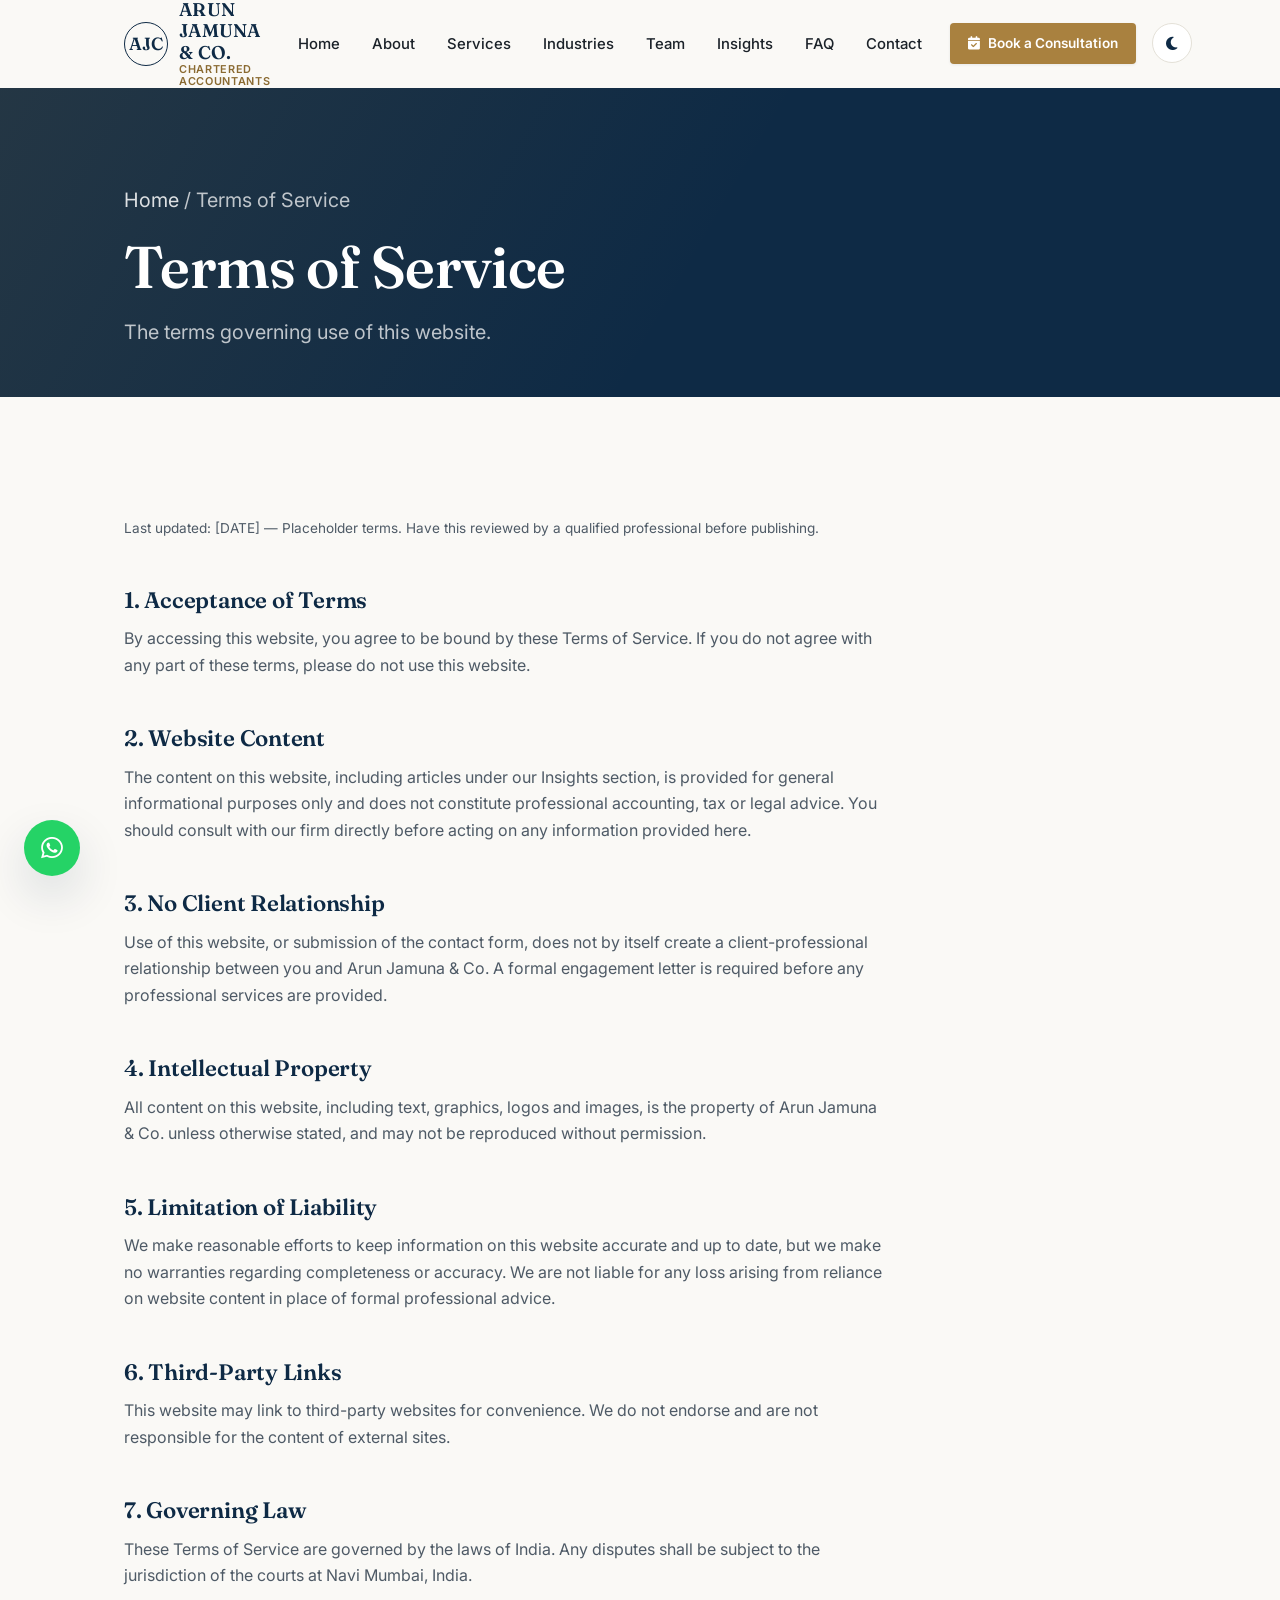
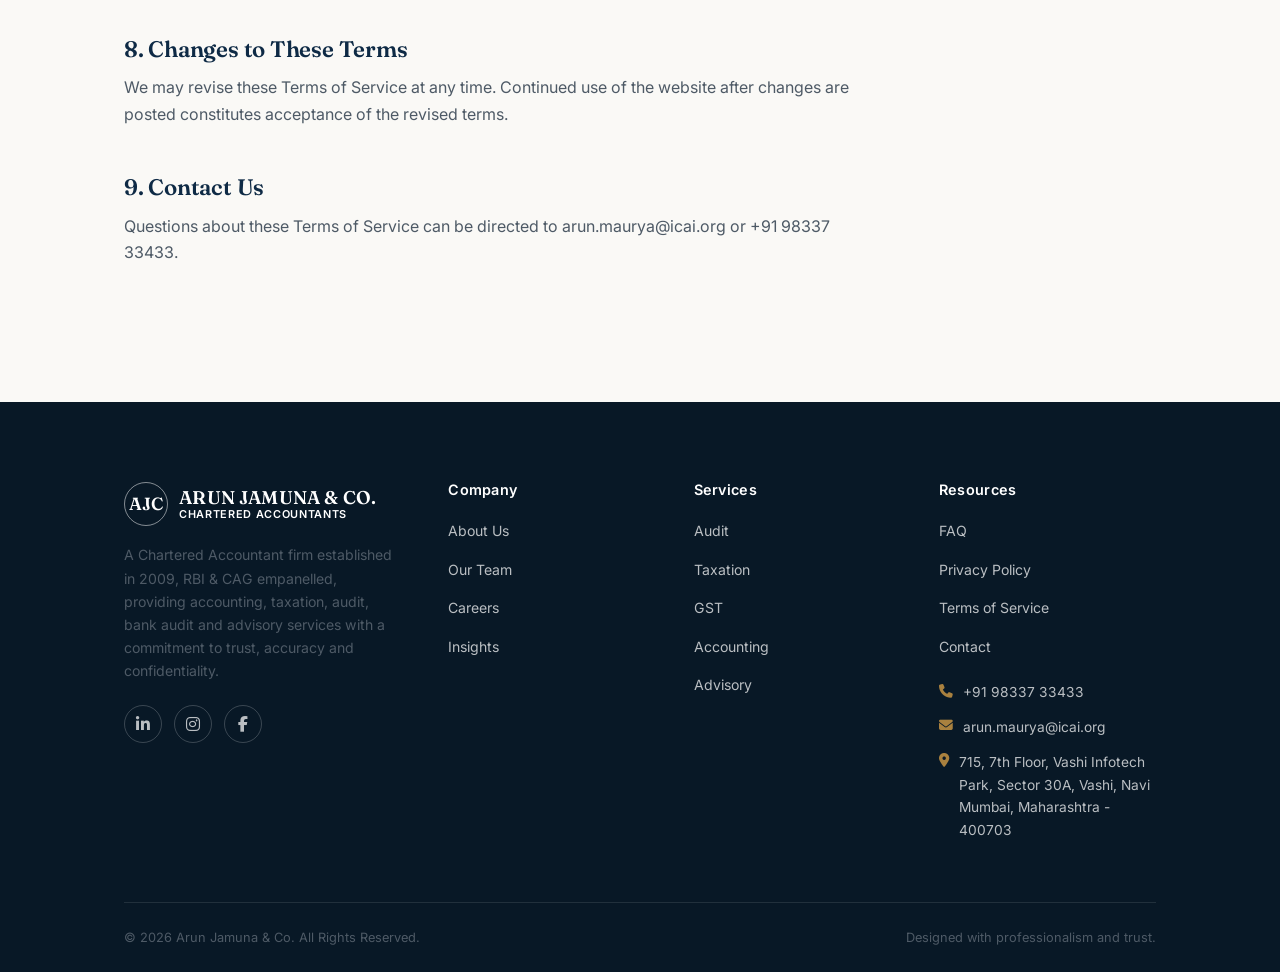
<file: terms.html>
<!DOCTYPE html>
<html lang="en">
<head>
  <meta charset="UTF-8" />
  <meta name="viewport" content="width=device-width, initial-scale=1.0" />
  <title>Terms of Service | Arun Jamuna & Co.</title>
  <meta name="description" content="Read the Terms of Service governing the use of the Arun Jamuna & Co. website." />
  <meta name="keywords" content="terms of service, chartered accountant" />
  <meta name="robots" content="index, follow" />
  <link rel="canonical" href="https://www.yourdomain.com/terms.html" />

  <!-- Open Graph -->
  <meta property="og:type" content="website" />
  <meta property="og:title" content="Terms of Service | Arun Jamuna & Co." />
  <meta property="og:description" content="Read the Terms of Service governing the use of the Arun Jamuna & Co. website." />
  <meta property="og:image" content="images/hero.jpg" />
  <meta property="og:url" content="https://www.yourdomain.com/terms.html" />
  <meta name="twitter:card" content="summary_large_image" />

  <link rel="icon" type="image/png" href="images/logo.png" />

  <!-- Fonts -->
  <link rel="preconnect" href="https://fonts.googleapis.com" />
  <link rel="preconnect" href="https://fonts.gstatic.com" crossorigin />
  <link href="https://fonts.googleapis.com/css2?family=Fraunces:wght@500;600;700&family=Inter:wght@400;500;600;700&display=swap" rel="stylesheet" />

  <!-- Icons -->
  <link rel="stylesheet" href="https://cdnjs.cloudflare.com/ajax/libs/font-awesome/6.5.1/css/all.min.css" integrity="" crossorigin="anonymous" referrerpolicy="no-referrer" />

  <link rel="stylesheet" href="css/style.css" />
  <link rel="stylesheet" href="css/responsive.css" />

  <!-- Applies the saved (or system-default) theme before first paint, so
       there is no flash of the wrong theme when the page loads. -->
  <script>
    (function () {
      try {
        var saved = localStorage.getItem("theme");
        var theme = saved || (window.matchMedia && window.matchMedia("(prefers-color-scheme: dark)").matches ? "dark" : "light");
        document.documentElement.setAttribute("data-theme", theme);
      } catch (e) {
        document.documentElement.setAttribute("data-theme", "light");
      }
    })();
  </script>
</head>
<body>
  <a class="skip-link" href="#main">Skip to main content</a>
  <header class="site-header">
    <div class="container header-inner">
      <a href="index.html" class="brand" aria-label="Arun Jamuna & Co. — Home">
        <span class="brand-mark">AJC</span>
        <span class="brand-text">
          <span class="brand-name">ARUN JAMUNA & CO.</span>
          <span class="brand-sub">CHARTERED ACCOUNTANTS</span>
        </span>
      </a>

      <nav class="main-nav" aria-label="Primary">
        <ul class="nav-list">
          <li><a href="index.html">Home</a></li>
          <li><a href="about.html">About</a></li>
          <li><a href="services.html">Services</a></li>
          <li><a href="industries.html">Industries</a></li>
          <li><a href="team.html">Team</a></li>
          <li><a href="insights.html">Insights</a></li>
          <li><a href="faq.html">FAQ</a></li>
          <li><a href="contact.html">Contact</a></li>
        </ul>
      </nav>

      <div class="header-cta">
        <!-- <a href="contact.html" class="btn btn-outline btn-sm">Login Area</a> -->
        <a href="contact.html" class="btn btn-primary btn-sm"><i class="fa-solid fa-calendar-check"></i><span>Book a Consultation</span></a>
        <button class="theme-toggle" id="theme-toggle" aria-label="Switch to dark theme" aria-pressed="false">
          <i class="fa-solid fa-moon" aria-hidden="true"></i>
          <i class="fa-solid fa-sun" aria-hidden="true"></i>
        </button>
        <button class="nav-toggle" aria-label="Open menu" aria-expanded="false" aria-controls="mobile-nav">
          <span></span><span></span><span></span>
        </button>
      </div>
    </div>
  </header>

  <div class="mobile-nav" id="mobile-nav">
    <div class="mobile-nav-backdrop"></div>
    <div class="mobile-nav-panel">
      <nav aria-label="Mobile">
        <ul class="mobile-nav-list">
          <li><a href="index.html">Home</a></li>
            <li><a href="about.html">About</a></li>
            <li><a href="services.html">Services</a></li>
            <li><a href="industries.html">Industries</a></li>
            <li><a href="team.html">Team</a></li>
            <li><a href="insights.html">Insights</a></li>
            <li><a href="faq.html">FAQ</a></li>
            <li><a href="contact.html">Contact</a></li>
        </ul>
      </nav>
      <div class="mobile-nav-cta">
        <a href="contact.html" class="btn btn-primary btn-block">Book a Consultation</a>
        <a href="tel:+919833733433" class="btn btn-outline btn-block">Call Us</a>
      </div>
      <button class="mobile-theme-toggle" id="mobile-theme-toggle" aria-pressed="false">
        <span><i class="fa-solid fa-moon" aria-hidden="true"></i>&nbsp; Dark Mode</span>
        <span aria-hidden="true">Off</span>
      </button>
    </div>
  </div>
  <main id="main">

    <section class="page-header">
      <div class="container">
        <p class="breadcrumb"><a href="index.html">Home</a> / Terms of Service</p>
        <h1>Terms of Service</h1>
        <p>The terms governing use of this website.</p>
      </div>
    </section>

    <section class="section">
      <div class="container">
        <div class="prose reveal">
          <p class="updated">Last updated: [DATE] &mdash; Placeholder terms. Have this reviewed by a qualified professional before publishing.</p>

          <h2>1. Acceptance of Terms</h2>
          <p>By accessing this website, you agree to be bound by these Terms of Service. If you do not agree with any part of these terms, please do not use this website.</p>

          <h2>2. Website Content</h2>
          <p>The content on this website, including articles under our Insights section, is provided for general informational purposes only and does not constitute professional accounting, tax or legal advice. You should consult with our firm directly before acting on any information provided here.</p>

          <h2>3. No Client Relationship</h2>
          <p>Use of this website, or submission of the contact form, does not by itself create a client-professional relationship between you and Arun Jamuna & Co. A formal engagement letter is required before any professional services are provided.</p>

          <h2>4. Intellectual Property</h2>
          <p>All content on this website, including text, graphics, logos and images, is the property of Arun Jamuna & Co. unless otherwise stated, and may not be reproduced without permission.</p>

          <h2>5. Limitation of Liability</h2>
          <p>We make reasonable efforts to keep information on this website accurate and up to date, but we make no warranties regarding completeness or accuracy. We are not liable for any loss arising from reliance on website content in place of formal professional advice.</p>

          <h2>6. Third-Party Links</h2>
          <p>This website may link to third-party websites for convenience. We do not endorse and are not responsible for the content of external sites.</p>

          <h2>7. Governing Law</h2>
          <p>These Terms of Service are governed by the laws of India. Any disputes shall be subject to the jurisdiction of the courts at Navi Mumbai, India.</p>

          <h2>8. Changes to These Terms</h2>
          <p>We may revise these Terms of Service at any time. Continued use of the website after changes are posted constitutes acceptance of the revised terms.</p>

          <h2>9. Contact Us</h2>
          <p>Questions about these Terms of Service can be directed to arun.maurya@icai.org or +91 98337 33433.</p>
        </div>
      </div>
    </section>
  </main>

  <footer class="site-footer">
    <div class="container">
      <div class="footer-top">
        <div class="footer-brand">
          <a href="index.html" class="brand" aria-label="Arun Jamuna & Co. — Home">
            <span class="brand-mark">AJC</span>
            <span class="brand-text">
              <span class="brand-name">ARUN JAMUNA & CO.</span>
              <span class="brand-sub">CHARTERED ACCOUNTANTS</span>
            </span>
          </a>
          <p class="footer-about">A Chartered Accountant firm established in 2009, RBI &amp; CAG empanelled, providing accounting, taxation, audit, bank audit and advisory services with a commitment to trust, accuracy and confidentiality.</p>
          <div class="footer-social">
            <a href="[LINKEDIN URL]" aria-label="LinkedIn" target="_blank" rel="noopener noreferrer"><i class="fa-brands fa-linkedin-in"></i></a>
            <a href="[INSTAGRAM URL]" aria-label="Instagram" target="_blank" rel="noopener noreferrer"><i class="fa-brands fa-instagram"></i></a>
            <a href="[FACEBOOK URL]" aria-label="Facebook" target="_blank" rel="noopener noreferrer"><i class="fa-brands fa-facebook-f"></i></a>
          </div>
        </div>

        <div class="footer-col">
          <h4>Company</h4>
          <ul>
            <li><a href="about.html">About Us</a></li>
            <li><a href="team.html">Our Team</a></li>
            <li><a href="contact.html">Careers</a></li>
            <li><a href="insights.html">Insights</a></li>
          </ul>
        </div>

        <div class="footer-col">
          <h4>Services</h4>
          <ul>
            <li><a href="services.html#audit">Audit</a></li>
            <li><a href="services.html#taxation">Taxation</a></li>
            <li><a href="services.html#gst">GST</a></li>
            <li><a href="services.html#accounting">Accounting</a></li>
            <li><a href="services.html#advisory">Advisory</a></li>
          </ul>
        </div>

        <div class="footer-col">
          <h4>Resources</h4>
          <ul>
            <li><a href="faq.html">FAQ</a></li>
            <li><a href="privacy-policy.html">Privacy Policy</a></li>
            <li><a href="terms.html">Terms of Service</a></li>
            <li><a href="contact.html">Contact</a></li>
          </ul>
          <ul class="footer-contact" style="margin-top:1.4rem;">
            <li><i class="fa-solid fa-phone"></i><span>+91 98337 33433</span></li>
            <li><i class="fa-solid fa-envelope"></i><span>arun.maurya@icai.org</span></li>
            <li><i class="fa-solid fa-location-dot"></i><span>715, 7th Floor, Vashi Infotech Park, Sector 30A, Vashi, Navi Mumbai, Maharashtra - 400703</span></li>
          </ul>
        </div>
      </div>

      <div class="footer-bottom">
        <p>&copy; <span data-year>2026</span> Arun Jamuna & Co. All Rights Reserved.</p>
        <p>Designed with professionalism and trust.</p>
      </div>
    </div>
  </footer>

  <a href="#" class="whatsapp-float" data-whatsapp-link aria-label="Chat with us on WhatsApp">
    <i class="fa-brands fa-whatsapp"></i>
  </a>
  <button class="back-to-top" aria-label="Back to top">
    <i class="fa-solid fa-arrow-up"></i>
  </button>

  <script src="js/script.js"></script>
</body>
</html>
</file>
<file: css/style.css>
/* =========================================================
   MAURYA & ASSOCIATES — Chartered Accountants
   Core Stylesheet
   Structure: Tokens -> Reset -> Base -> Layout -> Components -> Sections -> Utilities
   ========================================================= */

/* ---------- Design Tokens ---------- */
:root{
  /* Colors */
  --primary: #0E2A45;        /* deep navy */
  --primary-dark: #081826;   /* darker navy for depth/hover */
  --primary-tint: #F0F4F8;   /* faint navy tint for surfaces */
  --secondary: #A9813F;      /* professional gold */
  --secondary-dark: #8A6A31;
  --accent: #A9813F;         /* used sparingly, same family as secondary */
  --background: #FAF9F6;     /* warm off-white */
  --surface: #FFFFFF;
  --text: #1B2229;           /* dark charcoal */
  --muted: #4E5A66;
  --border: #E4E1D8;
  --success: #2E6B4F;
  --danger: #A23B33;
  --heading: var(--primary);

  /* Typography */
  --font-display: 'Fraunces', Georgia, 'Times New Roman', serif;
  --font-body: 'Inter', -apple-system, BlinkMacSystemFont, 'Segoe UI', sans-serif;

  /* Type scale (fluid) */
  --fs-h1: clamp(2.25rem, 1.6rem + 2.6vw, 3.75rem);
  --fs-h2: clamp(1.75rem, 1.4rem + 1.5vw, 2.75rem);
  --fs-h3: clamp(1.25rem, 1.1rem + 0.6vw, 1.625rem);
  --fs-lead: clamp(1.05rem, 1rem + 0.3vw, 1.25rem);
  --fs-body: 1rem;
  --fs-small: 0.875rem;

  /* Spacing */
  --space-xs: 0.5rem;
  --space-sm: 1rem;
  --space-md: 1.75rem;
  --space-lg: 3rem;
  --space-xl: 5rem;
  --space-2xl: 7.5rem;

  /* Layout */
  --container-w: 1200px;
  --radius-sm: 4px;
  --radius-md: 8px;
  --header-h: 88px;
  --header-h-scrolled: 68px;

  /* Motion */
  --ease: cubic-bezier(0.22, 1, 0.36, 1);
  --dur-fast: 180ms;
  --dur-med: 400ms;
  --dur-slow: 700ms;

  /* Shadows */
  --shadow-sm: 0 1px 3px rgba(14, 42, 69, 0.08);
  --shadow-md: 0 8px 24px rgba(14, 42, 69, 0.10);
  --shadow-lg: 0 20px 48px rgba(14, 42, 69, 0.14);
}

/* ---------- Dark Theme Overrides ----------
   Toggled by setting data-theme="dark" on <html> (see js/script.js).
   Only surface/text/border tokens change; the brand navy (--primary)
   and gold (--secondary) stay constant across both themes so the firm's
   identity reads the same — only the canvas around it inverts. */
html[data-theme="dark"]{
  --background: #0B1420;
  --surface: #131E2C;
  --primary-tint: #182534;
  --text: #E7EAEE;
  --muted: #98A4B0;
  --border: #253244;
  --heading: #F4F6F8;
  --secondary-dark: #C89B4A;
  --success: #4CAF7D;
  --danger: #E0776D;
  --shadow-sm: 0 1px 3px rgba(0, 0, 0, 0.35);
  --shadow-md: 0 8px 24px rgba(0, 0, 0, 0.4);
  --shadow-lg: 0 20px 48px rgba(0, 0, 0, 0.5);
}
/* Smooth, non-jarring transition when switching themes */
body, .site-header, .card, .industry-card, .testimonial-card, .insight-card,
.form-card, .form-group input, .form-group select, .form-group textarea,
.mobile-nav-panel, .theme-toggle{
  transition: background-color var(--dur-med) var(--ease), color var(--dur-med) var(--ease), border-color var(--dur-med) var(--ease);
}

/* ---------- Reset ---------- */
*, *::before, *::after{ box-sizing: border-box; margin: 0; padding: 0; }
html{ scroll-behavior: smooth; scroll-padding-top: 110px; }
body{
  font-family: var(--font-body);
  background: var(--background);
  color: var(--text);
  font-size: var(--fs-body);
  line-height: 1.65;
  -webkit-font-smoothing: antialiased;
  overflow-x: hidden;
}
img{ max-width: 100%; display: block; }
a{ color: inherit; text-decoration: none; }
ul{ list-style: none; }
button{ font: inherit; cursor: pointer; border: none; background: none; color: inherit; }
input, textarea, select{ font: inherit; color: inherit; }
h1,h2,h3,h4{ font-family: var(--font-display); font-weight: 600; line-height: 1.15; letter-spacing: -0.01em; color: var(--heading); }
h1{ font-size: var(--fs-h1); }
h2{ font-size: var(--fs-h2); }
h3{ font-size: var(--fs-h3); }
p{ color: var(--muted); }

/* Visible focus states for accessibility */
a:focus-visible, button:focus-visible, input:focus-visible, textarea:focus-visible, select:focus-visible, summary:focus-visible{
  outline: 2px solid var(--secondary);
  outline-offset: 3px;
  border-radius: 2px;
}

.skip-link{
  position: absolute; left: -9999px; top: 0; background: var(--primary); color: #fff;
  padding: 0.75rem 1.25rem; z-index: 200; border-radius: 0 0 6px 0;
}
.skip-link:focus{ left: 0; }

/* Reduced motion */
@media (prefers-reduced-motion: reduce){
  *, *::before, *::after{
    animation-duration: 0.001ms !important;
    animation-iteration-count: 1 !important;
    transition-duration: 0.001ms !important;
    scroll-behavior: auto !important;
  }
}

/* ---------- Layout Helpers ---------- */
.container{
  width: 100%;
  max-width: var(--container-w);
  margin-inline: auto;
  padding-inline: 1.5rem;
}
.section{ padding-block: var(--space-2xl); }
.section-tight{ padding-block: var(--space-xl); }
.section-alt{ background: var(--primary-tint); }
.section-dark{ background: var(--primary); color: #fff; }
.section-dark h2, .section-dark h3{ color: #fff; }
.section-dark p{ color: rgba(255,255,255,0.72); }

.section-head{
  max-width: 640px;
  margin-bottom: var(--space-lg);
}
.section-head.center{ margin-inline: auto; text-align: center; }
.kicker{
  display: inline-block;
  font-family: var(--font-body);
  font-weight: 600;
  font-size: 0.8rem;
  letter-spacing: 0.03em;
  color: var(--secondary-dark);
  margin-bottom: 0.75rem;
}
.section-head p{ margin-top: 0.85rem; font-size: var(--fs-lead); }

.grid{ display: grid; gap: var(--space-md); }
.grid-2{ grid-template-columns: repeat(2, 1fr); }
.grid-3{ grid-template-columns: repeat(3, 1fr); }
.grid-4{ grid-template-columns: repeat(4, 1fr); }

.split{
  display: grid;
  grid-template-columns: 1fr 1fr;
  gap: var(--space-xl);
  align-items: center;
}

/* ---------- Buttons ---------- */
.btn{
  display: inline-flex;
  align-items: center;
  justify-content: center;
  gap: 0.5rem;
  padding: 0.9rem 1.75rem;
  font-weight: 600;
  font-size: 0.95rem;
  border-radius: var(--radius-sm);
  transition: transform var(--dur-fast) var(--ease), background var(--dur-fast) var(--ease), color var(--dur-fast) var(--ease), box-shadow var(--dur-fast) var(--ease);
  white-space: nowrap;
}
.btn-primary{
  background: var(--secondary);
  color: #fff;
  box-shadow: var(--shadow-sm);
}
.btn-primary:hover{ background: var(--secondary-dark); box-shadow: var(--shadow-md); transform: translateY(-1px); }
.btn-outline{
  background: transparent;
  border: 1.5px solid var(--heading);
  color: var(--heading);
}
.btn-outline:hover{ background: var(--primary); color: #fff; }
.btn-outline-light{
  background: transparent;
  border: 1.5px solid rgba(255,255,255,0.55);
  color: #fff;
}
.btn-outline-light:hover{ background: #fff; color: var(--primary); border-color: #fff; }
.btn-block{ width: 100%; }
.btn-sm{ padding: 0.6rem 1.1rem; font-size: 0.85rem; }

.link-arrow{
  display: inline-flex;
  align-items: center;
  gap: 0.4rem;
  font-weight: 600;
  color: var(--heading);
  font-size: 0.92rem;
  border-bottom: 1px solid transparent;
  transition: border-color var(--dur-fast) var(--ease), gap var(--dur-fast) var(--ease);
}
.link-arrow i{ font-size: 0.8em; transition: transform var(--dur-fast) var(--ease); }
.link-arrow:hover{ border-color: currentColor; }
.link-arrow:hover i{ transform: translateX(3px); }

/* ---------- Header ---------- */
.site-header{
  position: sticky;
  top: 0;
  z-index: 100;
  width: 100%;
  height: var(--header-h);
  display: flex;
  align-items: center;
  background: var(--background);
  border-bottom: 1px solid transparent;
  transition: height var(--dur-med) var(--ease), box-shadow var(--dur-med) var(--ease), border-color var(--dur-med) var(--ease);
}
.site-header.is-scrolled{
  height: var(--header-h-scrolled);
  box-shadow: var(--shadow-sm);
  border-color: var(--border);
}
.header-inner{
  width: 100%;
  display: flex;
  align-items: center;
  justify-content: space-between;
  gap: var(--space-md);
}
.brand{
  display: flex;
  align-items: center;
  gap: 0.7rem;
}
.brand-mark{
  width: 44px; height: 44px;
  border: 1.5px solid var(--heading);
  border-radius: 50%;
  display: flex; align-items: center; justify-content: center;
  font-family: var(--font-display);
  font-weight: 600;
  font-size: 1.1rem;
  color: var(--heading);
  flex-shrink: 0;
}
.brand-text{ display: flex; flex-direction: column; line-height: 1.15; }
.brand-name{
  font-family: var(--font-display);
  font-weight: 600;
  font-size: 1.15rem;
  color: var(--heading);
  letter-spacing: 0.01em;
}
.brand-sub{
  font-size: 0.68rem;
  letter-spacing: 0.06em;
  color: var(--secondary-dark);
  font-weight: 600;
}

.main-nav{ display: flex; align-items: center; gap: var(--space-lg); }
.nav-list{ display: flex; align-items: center; gap: 2rem; }
.nav-list a{
  font-size: 0.93rem;
  font-weight: 500;
  color: var(--text);
  position: relative;
  padding-block: 0.3rem;
}
.nav-list a::after{
  content: "";
  position: absolute;
  left: 0; bottom: -2px;
  width: 0; height: 2px;
  background: var(--secondary);
  transition: width var(--dur-fast) var(--ease);
}
.nav-list a:hover::after,
.nav-list a[aria-current="page"]::after{ width: 100%; }
.nav-list a[aria-current="page"]{ color: var(--heading); font-weight: 600; }

.header-cta{ display: flex; align-items: center; gap: 1rem; }

.theme-toggle{
  display: flex;
  align-items: center;
  justify-content: center;
  width: 40px; height: 40px;
  border-radius: 50%;
  border: 1px solid var(--border);
  background: var(--surface);
  color: var(--heading);
  font-size: 0.95rem;
  flex-shrink: 0;
  transition: border-color var(--dur-fast) var(--ease), color var(--dur-fast) var(--ease), transform var(--dur-fast) var(--ease);
}
.theme-toggle:hover{ border-color: var(--secondary); color: var(--secondary-dark); transform: translateY(-1px); }
.theme-toggle .fa-sun{ display: none; }
html[data-theme="dark"] .theme-toggle .fa-sun{ display: inline-block; }
html[data-theme="dark"] .theme-toggle .fa-moon{ display: none; }
.mobile-theme-toggle{
  display: flex;
  align-items: center;
  justify-content: space-between;
  gap: 0.75rem;
  padding: 0.9rem 1rem;
  margin-top: 1.75rem;
  border: 1px solid var(--border);
  border-radius: var(--radius-sm);
  font-size: 0.92rem;
  font-weight: 600;
  color: var(--heading);
  background: var(--background);
}
.mobile-theme-toggle i{ color: var(--secondary-dark); }
.mobile-theme-toggle span:last-child{ font-weight: 500; font-size: 0.82rem; color: var(--muted); }

.nav-toggle{
  display: none;
  width: 44px; height: 44px;
  align-items: center; justify-content: center;
  flex-direction: column;
  gap: 5px;
}
.nav-toggle span{
  width: 22px; height: 2px; background: var(--heading);
  transition: transform var(--dur-fast) var(--ease), opacity var(--dur-fast) var(--ease);
}
.nav-toggle[aria-expanded="true"] span:nth-child(1){ transform: translateY(7px) rotate(45deg); }
.nav-toggle[aria-expanded="true"] span:nth-child(2){ opacity: 0; }
.nav-toggle[aria-expanded="true"] span:nth-child(3){ transform: translateY(-7px) rotate(-45deg); }

/* ---------- Hero ---------- */
.hero{
  position: relative;
  padding-top: clamp(3rem, 6vw, 6rem);
  padding-bottom: clamp(3rem, 6vw, 6rem);
  overflow: hidden;
}
.hero-grid{
  display: grid;
  grid-template-columns: 1.05fr 0.95fr;
  gap: var(--space-xl);
  align-items: center;
}
.hero-eyebrow{
  display: inline-flex;
  align-items: center;
  gap: 0.5rem;
  font-size: 0.82rem;
  font-weight: 600;
  color: var(--secondary-dark);
  margin-bottom: 1.25rem;
}
.hero-eyebrow::before{
  content: "";
  width: 26px; height: 1px; background: var(--secondary-dark);
}
.hero h1{ max-width: 15ch; }
.hero-lead{
  margin-top: 1.5rem;
  font-size: var(--fs-lead);
  max-width: 46ch;
  color: var(--muted);
}
.hero-actions{
  display: flex;
  flex-wrap: wrap;
  gap: 1rem;
  margin-top: 2.25rem;
}
.hero-trust{
  display: flex;
  flex-wrap: wrap;
  gap: 1.75rem;
  margin-top: 2.75rem;
  padding-top: 1.75rem;
  border-top: 1px solid var(--border);
}
.trust-item{
  display: flex;
  align-items: center;
  gap: 0.6rem;
  font-size: 0.85rem;
  font-weight: 600;
  color: var(--heading);
}
.trust-item i{ color: var(--secondary); font-size: 1.05rem; }

.hero-visual{
  position: relative;
  border-radius: var(--radius-md);
  overflow: hidden;
  aspect-ratio: 4/5;
  box-shadow: var(--shadow-lg);
}
.hero-visual img{ width: 100%; height: 100%; object-fit: cover; }
.hero-visual::after{
  content: "";
  position: absolute; inset: 0;
  background: linear-gradient(180deg, rgba(14,42,69,0) 45%, rgba(14,42,69,0.55) 100%);
}
.hero-card{
  position: absolute;
  left: 1.5rem; right: 1.5rem; bottom: 1.5rem;
  z-index: 2;
  background: rgba(255,255,255,0.96);
  border-radius: var(--radius-sm);
  padding: 1.1rem 1.25rem;
  display: flex;
  align-items: center;
  gap: 0.9rem;
  box-shadow: var(--shadow-md);
}
.hero-card i{ font-size: 1.4rem; color: var(--secondary); }
.hero-card strong{ display: block; font-size: 0.95rem; color: var(--primary); }
.hero-card span{ font-size: 0.8rem; color: var(--muted); }

/* ---------- Page Header (inner pages) ---------- */
.page-header{
  padding-block: var(--space-xl) var(--space-lg);
  background: var(--primary);
  color: #fff;
  position: relative;
  overflow: hidden;
}
.page-header::before{
  content: "";
  position: absolute; inset: 0;
  background:
    linear-gradient(120deg, rgba(169,129,63,0.14), transparent 55%);
}
.page-header .container{ position: relative; }
.breadcrumb{
  font-size: 0.82rem;
  color: rgba(255,255,255,0.65);
  margin-bottom: 1rem;
}
.breadcrumb a{ color: rgba(255,255,255,0.85); }
.breadcrumb a:hover{ color: #fff; }
.page-header h1{ color: #fff; max-width: 20ch; }
.page-header p{ color: rgba(255,255,255,0.72); max-width: 56ch; margin-top: 1rem; font-size: var(--fs-lead); }

/* ---------- Stats ---------- */
.stats-band{
  background: var(--primary);
  color: #fff;
  padding-block: var(--space-lg);
}
.stats-grid{
  display: grid;
  grid-template-columns: repeat(4, 1fr);
  gap: var(--space-md);
  text-align: center;
}
.stat-item{ padding-inline: 1rem; border-left: 1px solid rgba(255,255,255,0.14); }
.stat-item:first-child{ border-left: none; }
.stat-number{
  font-family: var(--font-display);
  font-size: clamp(2.1rem, 1.7rem + 1.6vw, 3rem);
  font-weight: 600;
  color: var(--secondary);
  display: inline-flex;
  align-items: baseline;
}
.stat-label{
  margin-top: 0.4rem;
  font-size: 0.85rem;
  color: rgba(255,255,255,0.72);
  font-weight: 500;
}

/* ---------- About Preview ---------- */
.about-media{ position: relative; }
.about-media img{ border-radius: var(--radius-md); box-shadow: var(--shadow-md); aspect-ratio: 4/5; object-fit: cover; }
.about-media .frame{
  position: absolute;
  top: 1.25rem; left: -1.25rem;
  width: 60%; height: 55%;
  border: 1.5px solid var(--secondary);
  border-radius: var(--radius-md);
  z-index: -1;
}
.value-list{ margin-top: 1.75rem; display: grid; gap: 1rem; }
.value-item{ display: flex; gap: 0.9rem; align-items: flex-start; }
.value-item i{
  flex-shrink: 0;
  width: 36px; height: 36px;
  border-radius: 50%;
  display: flex; align-items: center; justify-content: center;
  background: var(--primary-tint);
  color: var(--heading);
  font-size: 0.95rem;
}
.value-item h4{ font-family: var(--font-body); font-size: 1rem; font-weight: 600; color: var(--heading); }
.value-item p{ font-size: 0.92rem; margin-top: 0.2rem; }

/* ---------- Cards: Services ---------- */
.card{
  background: var(--surface);
  border: 1px solid var(--border);
  border-radius: var(--radius-md);
  padding: 2rem 1.75rem;
  transition: transform var(--dur-med) var(--ease), box-shadow var(--dur-med) var(--ease), border-color var(--dur-med) var(--ease);
}
.card:hover{ transform: translateY(-4px); box-shadow: var(--shadow-md); border-color: transparent; }
.card-icon{
  width: 52px; height: 52px;
  border-radius: var(--radius-sm);
  background: var(--primary-tint);
  color: var(--heading);
  display: flex; align-items: center; justify-content: center;
  font-size: 1.35rem;
  margin-bottom: 1.4rem;
  transition: background var(--dur-med) var(--ease), color var(--dur-med) var(--ease);
}
.card:hover .card-icon{ background: var(--primary); color: var(--secondary); }
.card h3{ font-size: 1.15rem; margin-bottom: 0.6rem; }
.card p{ font-size: 0.92rem; margin-bottom: 1.25rem; }

/* ---------- Why Choose Us ---------- */
.benefit-item{ display: flex; gap: 1rem; align-items: flex-start; padding: 1.5rem 0; border-bottom: 1px solid var(--border); }
.benefit-item:last-child{ border-bottom: none; }
.benefit-num{
  font-family: var(--font-display);
  font-size: 1.1rem;
  color: var(--secondary);
  flex-shrink: 0;
  width: 2.2rem;
}
.benefit-item h4{ font-family: var(--font-body); font-size: 1.02rem; font-weight: 600; color: var(--heading); }
.benefit-item p{ font-size: 0.92rem; margin-top: 0.3rem; }

/* ---------- Industries ---------- */
.industry-card{
  text-align: left;
  padding: 1.75rem;
  border: 1px solid var(--border);
  border-radius: var(--radius-md);
  background: var(--surface);
  transition: box-shadow var(--dur-med) var(--ease), transform var(--dur-med) var(--ease);
}
.industry-card:hover{ box-shadow: var(--shadow-md); transform: translateY(-3px); }
.industry-card i{ font-size: 1.5rem; color: var(--secondary); margin-bottom: 1rem; display: block; }
.industry-card h3{ font-size: 1.02rem; margin-bottom: 0.4rem; }
.industry-card p{ font-size: 0.88rem; }

/* ---------- Process Timeline ---------- */
.process-track{
  position: relative;
  display: grid;
  grid-template-columns: repeat(5, 1fr);
  gap: var(--space-sm);
}
.process-track::before{
  content: "";
  position: absolute;
  top: 22px; left: 0; right: 0;
  height: 1px;
  background: var(--border);
}
.process-step{ position: relative; padding-top: 3.25rem; }
.process-step::before{
  content: attr(data-step);
  position: absolute;
  top: 0; left: 0;
  width: 44px; height: 44px;
  border-radius: 50%;
  background: var(--surface);
  border: 1.5px solid var(--secondary);
  color: var(--heading);
  font-family: var(--font-display);
  font-weight: 600;
  font-size: 0.95rem;
  display: flex; align-items: center; justify-content: center;
}
.process-step h4{ font-size: 1rem; color: var(--heading); margin-bottom: 0.4rem; }
.process-step p{ font-size: 0.86rem; }

/* ---------- Team ---------- */
.team-card{ text-align: left; }
.team-photo{
  aspect-ratio: 4/5;
  border-radius: var(--radius-md);
  overflow: hidden;
  margin-bottom: 1.1rem;
  background: var(--primary-tint);
  position: relative;
}
.team-photo img{ width: 100%; height: 100%; object-fit: cover; }
.team-photo .placeholder-tag{
  position: absolute; top: 0.75rem; right: 0.75rem;
  background: rgba(14,42,69,0.85);
  color: #fff;
  font-size: 0.65rem;
  font-weight: 600;
  padding: 0.25rem 0.55rem;
  border-radius: 3px;
  letter-spacing: 0.03em;
}
.team-card h3{ font-size: 1.05rem; margin-bottom: 0.15rem; }
.team-role{ color: var(--secondary-dark); font-weight: 600; font-size: 0.85rem; margin-bottom: 0.2rem; }
.team-qual{ font-size: 0.82rem; color: var(--muted); margin-bottom: 0.7rem; }
.team-bio{ font-size: 0.88rem; }

/* ---------- Testimonials ---------- */
.testimonial-note{
  font-size: 0.82rem;
  color: var(--muted);
  font-style: italic;
  margin-top: -0.5rem;
  margin-bottom: 1.5rem;
}
.testimonial-card{
  background: var(--surface);
  border: 1px solid var(--border);
  border-radius: var(--radius-md);
  padding: 2rem;
}
.stars{ color: var(--secondary); font-size: 0.9rem; margin-bottom: 1rem; letter-spacing: 2px; }
.testimonial-card p.quote{ color: var(--text); font-size: 0.98rem; margin-bottom: 1.5rem; }
.testimonial-person{ display: flex; align-items: center; gap: 0.8rem; }
.testimonial-avatar{
  width: 42px; height: 42px;
  border-radius: 50%;
  background: var(--primary-tint);
  color: var(--heading);
  display: flex; align-items: center; justify-content: center;
  font-family: var(--font-display);
  font-weight: 600;
  font-size: 0.95rem;
}
.testimonial-person strong{ display: block; font-size: 0.92rem; color: var(--heading); }
.testimonial-person span{ font-size: 0.8rem; color: var(--muted); }

/* ---------- Insights ---------- */
.insight-card{ background: var(--surface); border: 1px solid var(--border); border-radius: var(--radius-md); overflow: hidden; }
.insight-media{ aspect-ratio: 16/10; background: var(--primary-tint); overflow: hidden; }
.insight-media img{ width: 100%; height: 100%; object-fit: cover; }
.insight-body{ padding: 1.6rem; }
.insight-meta{ display: flex; gap: 0.75rem; align-items: center; font-size: 0.78rem; color: var(--muted); margin-bottom: 0.6rem; }
.insight-cat{ color: var(--secondary-dark); font-weight: 600; }
.insight-body h3{ font-size: 1.05rem; margin-bottom: 0.6rem; }
.insight-body p{ font-size: 0.9rem; margin-bottom: 1.2rem; }

/* ---------- FAQ ---------- */
.faq-list{ max-width: 780px; margin-inline: auto; }
.faq-item{ border-bottom: 1px solid var(--border); }
.faq-question{
  width: 100%;
  display: flex;
  align-items: center;
  justify-content: space-between;
  gap: 1rem;
  padding: 1.4rem 0.25rem;
  text-align: left;
  font-family: var(--font-display);
  font-size: 1.02rem;
  font-weight: 600;
  color: var(--heading);
}
.faq-question .icon{
  flex-shrink: 0;
  width: 28px; height: 28px;
  border-radius: 50%;
  border: 1px solid var(--border);
  display: flex; align-items: center; justify-content: center;
  font-size: 0.8rem;
  color: var(--secondary-dark);
  transition: transform var(--dur-med) var(--ease), background var(--dur-med) var(--ease);
}
.faq-item[data-open="true"] .faq-question .icon{ transform: rotate(45deg); background: var(--primary-tint); }
.faq-answer{
  overflow: hidden;
  max-height: 0;
  transition: max-height var(--dur-med) var(--ease);
}
.faq-answer-inner{ padding: 0 0.25rem 1.5rem; font-size: 0.94rem; color: var(--muted); max-width: 65ch; }

/* ---------- Contact ---------- */
.contact-layout{ display: grid; grid-template-columns: 0.85fr 1.15fr; gap: var(--space-xl); }
.contact-info-card{
  background: var(--primary);
  color: #fff;
  border-radius: var(--radius-md);
  padding: 2.25rem;
}
.contact-info-card h3{ color: #fff; font-size: 1.15rem; margin-bottom: 1.5rem; }
.contact-detail{ display: flex; gap: 0.9rem; margin-bottom: 1.5rem; align-items: flex-start; }
.contact-detail i{ color: var(--secondary); font-size: 1.1rem; margin-top: 0.15rem; }
.contact-detail strong{ display: block; font-size: 0.88rem; margin-bottom: 0.2rem; }
.contact-detail span, .contact-detail a{ font-size: 0.88rem; color: rgba(255,255,255,0.75); }
.contact-alt{ display: flex; gap: 0.75rem; margin-top: 1.75rem; flex-wrap: wrap; }
.map-embed{
  margin-top: 1.5rem;
  border-radius: var(--radius-sm);
  overflow: hidden;
  aspect-ratio: 16/9;
  background: rgba(255,255,255,0.08);
  display: flex; align-items: center; justify-content: center;
  font-size: 0.82rem;
  color: rgba(255,255,255,0.55);
  border: 1px dashed rgba(255,255,255,0.25);
  text-align: center;
  padding: 1rem;
}

.form-card{ background: var(--surface); border: 1px solid var(--border); border-radius: var(--radius-md); padding: 2.25rem; }
.form-row{ display: grid; grid-template-columns: 1fr 1fr; gap: 1.1rem; }
.form-group{ margin-bottom: 1.1rem; }
.form-group label{ display: block; font-size: 0.85rem; font-weight: 600; color: var(--heading); margin-bottom: 0.4rem; }
.form-group .req{ color: var(--danger); }
.form-group input, .form-group select, .form-group textarea{
  width: 100%;
  padding: 0.8rem 0.95rem;
  border: 1px solid var(--border);
  border-radius: var(--radius-sm);
  background: var(--background);
  font-size: 0.94rem;
  transition: border-color var(--dur-fast) var(--ease), background var(--dur-fast) var(--ease);
}
.form-group input:focus, .form-group select:focus, .form-group textarea:focus{
  outline: none;
  border-color: var(--secondary);
  background: var(--surface);
}
.form-group textarea{ resize: vertical; min-height: 120px; }
.field-error{ font-size: 0.78rem; color: var(--danger); margin-top: 0.35rem; display: none; }
.form-group.has-error input,
.form-group.has-error select,
.form-group.has-error textarea{ border-color: var(--danger); }
.form-group.has-error .field-error{ display: block; }
.form-note{ font-size: 0.78rem; color: var(--muted); margin-top: 1rem; }
.form-success, .form-error{
  display: none;
  padding: 1rem 1.2rem;
  border-radius: var(--radius-sm);
  font-size: 0.9rem;
  margin-bottom: 1.25rem;
}
.form-success{
  background: rgba(46,107,79,0.08);
  border: 1px solid var(--success);
  color: var(--success);
}
.form-error{
  background: rgba(162,59,51,0.08);
  border: 1px solid var(--danger);
  color: var(--danger);
}
.form-success.visible, .form-error.visible{ display: block; }
.form-submitting{ opacity: 0.7; pointer-events: none; }
/* Honeypot field — hidden from sighted users, left open for bots */
.hp-field{
  position: absolute;
  left: -9999px;
  top: -9999px;
  width: 1px;
  height: 1px;
  overflow: hidden;
}

/* ---------- FAQ mini on contact / general page CTA band ---------- */
.cta-band{
  background: var(--primary);
  color: #fff;
  border-radius: var(--radius-md);
  padding: var(--space-lg) var(--space-lg);
  text-align: center;
  margin-top: var(--space-xl);
}
.cta-band h2{ color: #fff; }
.cta-band p{ color: rgba(255,255,255,0.72); max-width: 52ch; margin-inline: auto; margin-top: 0.75rem; }
.cta-band .hero-actions{ justify-content: center; margin-top: 2rem; }
.cta-band-light{
  background: var(--surface);
  border: 1px solid var(--border);
  color: var(--text);
}
.cta-band-light h2{ color: var(--heading); }
.cta-band-light p{ color: var(--muted); }

/* ---------- Footer ---------- */
.site-footer{ background: var(--primary-dark); color: rgba(255,255,255,0.72); padding-top: var(--space-xl); }
.footer-top{
  display: grid;
  grid-template-columns: 1.4fr 1fr 1fr 1.1fr;
  gap: var(--space-lg);
  padding-bottom: var(--space-lg);
  border-bottom: 1px solid rgba(255,255,255,0.1);
}
.footer-brand .brand-name, .footer-brand .brand-sub{ color: #fff; }
.footer-brand .brand-mark{ border-color: rgba(255,255,255,0.5); color: #fff; }
.footer-about{ font-size: 0.88rem; margin-top: 1.1rem; max-width: 32ch; }
.footer-social{ display: flex; gap: 0.75rem; margin-top: 1.4rem; }
.footer-social a{
  width: 38px; height: 38px;
  border-radius: 50%;
  border: 1px solid rgba(255,255,255,0.2);
  display: flex; align-items: center; justify-content: center;
  transition: background var(--dur-fast) var(--ease), border-color var(--dur-fast) var(--ease);
}
.footer-social a:hover{ background: var(--secondary); border-color: var(--secondary); }
.footer-col h4{ font-family: var(--font-body); font-size: 0.9rem; color: #fff; font-weight: 600; margin-bottom: 1.2rem; letter-spacing: 0.02em; }
.footer-col ul li{ margin-bottom: 0.75rem; }
.footer-col ul li a{ font-size: 0.88rem; transition: color var(--dur-fast) var(--ease); }
.footer-col ul li a:hover{ color: var(--secondary); }
.footer-contact li{ display: flex; gap: 0.6rem; align-items: flex-start; font-size: 0.86rem; }
.footer-contact i{ color: var(--secondary); margin-top: 0.2rem; }
.footer-bottom{
  display: flex;
  justify-content: space-between;
  align-items: center;
  flex-wrap: wrap;
  gap: 0.75rem;
  padding-block: 1.5rem;
  font-size: 0.8rem;
  color: rgba(255,255,255,0.5);
}

/* ---------- Back to top ---------- */
.back-to-top{
  position: fixed;
  right: 1.5rem;
  bottom: 1.5rem;
  width: 46px; height: 46px;
  border-radius: 50%;
  background: var(--primary);
  color: #fff;
  display: flex; align-items: center; justify-content: center;
  box-shadow: var(--shadow-md);
  opacity: 0;
  visibility: hidden;
  transform: translateY(10px);
  transition: opacity var(--dur-med) var(--ease), transform var(--dur-med) var(--ease), visibility var(--dur-med);
  z-index: 90;
}
.back-to-top.visible{ opacity: 1; visibility: visible; transform: translateY(0); }
.back-to-top:hover{ background: var(--secondary); }

/* ---------- WhatsApp Floating Button ---------- */
.whatsapp-float{
  position: fixed;
  left: 1.5rem;
  bottom: 1.5rem;
  width: 56px; height: 56px;
  border-radius: 50%;
  background: #25D366;
  color: #fff;
  display: flex; align-items: center; justify-content: center;
  font-size: 1.55rem;
  box-shadow: var(--shadow-lg);
  z-index: 90;
  transition: transform var(--dur-fast) var(--ease);
}
.whatsapp-float:hover{ transform: scale(1.06); }

/* ---------- Scroll reveal ---------- */
.reveal{ opacity: 0; transform: translateY(24px); transition: opacity var(--dur-slow) var(--ease), transform var(--dur-slow) var(--ease); }
.reveal.is-visible{ opacity: 1; transform: translateY(0); }
.reveal-delay-1{ transition-delay: 80ms; }
.reveal-delay-2{ transition-delay: 160ms; }
.reveal-delay-3{ transition-delay: 240ms; }

/* ---------- Simple content pages (privacy/terms) ---------- */
.prose{ max-width: 760px; }
.prose h2{ margin-top: var(--space-lg); margin-bottom: 0.75rem; font-size: 1.4rem; }
.prose h2:first-child{ margin-top: 0; }
.prose p{ margin-bottom: 1rem; }
.prose ul{ margin-bottom: 1rem; padding-left: 1.3rem; }
.prose ul li{ list-style: disc; margin-bottom: 0.4rem; color: var(--muted); }
.prose .updated{ font-size: 0.85rem; color: var(--muted); margin-bottom: 2.5rem; }

/* ---------- Mobile nav drawer ---------- */
body.nav-open{ overflow: hidden; }
.mobile-nav{
  position: fixed;
  inset: 0;
  z-index: 99;
  display: none;
}
.mobile-nav.is-open{ display: block; }
.mobile-nav-backdrop{
  position: absolute; inset: 0;
  background: rgba(8,24,38,0.55);
}
.mobile-nav-panel{
  position: absolute;
  top: 0; right: 0;
  height: 100%;
  width: min(320px, 84%);
  background: var(--surface);
  padding: 5.5rem 1.75rem 2rem;
  display: flex;
  flex-direction: column;
  transform: translateX(100%);
  transition: transform var(--dur-med) var(--ease);
  box-shadow: var(--shadow-lg);
}
.mobile-nav.is-open .mobile-nav-panel{ transform: translateX(0); }
.mobile-nav-list li{ border-bottom: 1px solid var(--border); }
.mobile-nav-list a{
  display: block;
  padding: 1.1rem 0.1rem;
  font-family: var(--font-display);
  font-size: 1.1rem;
  color: var(--heading);
}
.mobile-nav-cta{ margin-top: 1.75rem; display: grid; gap: 0.9rem; }
</file>
<file: css/responsive.css>
/* =========================================================
   RESPONSIVE STYLESHEET
   Breakpoints: 1440 / 1280 / 1024 / 768 / 425 / 375 / 320
   ========================================================= */

/* ----- Large desktops (>1440) already covered by base styles ----- */

/* ----- 1280px and below: tighten container, reduce hero size a touch ----- */
@media (max-width: 1280px){
  :root{ --container-w: 1080px; }
  .stats-grid{ gap: var(--space-sm); }
}

/* ----- 1024px: switch nav gaps, adjust grids ----- */
@media (max-width: 1024px){
  .nav-list{ gap: 1.4rem; }
  .header-cta .btn-primary span{ display: none; }
  .grid-4{ grid-template-columns: repeat(2, 1fr); }
  .grid-3{ grid-template-columns: repeat(2, 1fr); }
  .hero-grid{ grid-template-columns: 1fr; }
  .hero-visual{ order: -1; aspect-ratio: 16/9; max-width: 560px; margin-inline: auto; }
  .split{ grid-template-columns: 1fr; gap: var(--space-lg); }
  .split.reverse .split-media{ order: -1; }
  .contact-layout{ grid-template-columns: 1fr; }
  .process-track{ grid-template-columns: repeat(3, 1fr); row-gap: 2.5rem; }
  .process-track::before{ display: none; }
  .footer-top{ grid-template-columns: 1fr 1fr; }
}

/* ----- 768px: mobile nav activates, single column sections ----- */
@media (max-width: 768px){
  :root{
    --space-2xl: 4.5rem;
    --space-xl: 3rem;
  }
  .nav-list, .header-cta .btn-outline{ display: none; }
  .nav-toggle{ display: flex; }
  .header-cta{ gap: 0.5rem; }

  .grid-4, .grid-3, .grid-2{ grid-template-columns: 1fr; }
  .stats-grid{ grid-template-columns: repeat(2, 1fr); row-gap: var(--space-md); }
  .stat-item:nth-child(3){ border-left: none; }

  .process-track{ grid-template-columns: 1fr; row-gap: 1.75rem; }
  .process-step{ padding-top: 0; padding-left: 3.75rem; min-height: 44px; }
  .process-step::before{ top: 0; left: 0; }

  .footer-top{ grid-template-columns: 1fr; gap: var(--space-md); }
  .footer-bottom{ flex-direction: column; text-align: center; }

  .form-row{ grid-template-columns: 1fr; }
  .contact-info-card{ padding: 1.75rem; }
  .form-card{ padding: 1.75rem; }

  .hero-trust{ gap: 1.1rem 1.5rem; }
  .cta-band{ padding: var(--space-lg) 1.5rem; }

  .whatsapp-float{ width: 52px; height: 52px; left: 1rem; bottom: 1rem; font-size: 1.4rem; }
  .back-to-top{ width: 42px; height: 42px; right: 1rem; bottom: 1rem; }
}

/* When back-to-top and whatsapp both show on small screens, stack back-to-top above */
@media (max-width: 768px){
  .back-to-top.visible{ bottom: 4.75rem; }
}

/* ----- 425px and below: fine-tune spacing & type for small phones ----- */
@media (max-width: 425px){
  .container{ padding-inline: 1.15rem; }
  .hero-actions{ flex-direction: column; align-items: stretch; }
  .hero-actions .btn{ width: 100%; }
  .contact-alt{ flex-direction: column; }
  .contact-alt .btn{ width: 100%; }
  .brand-name{ font-size: 1.02rem; }
  .brand-mark{ width: 38px; height: 38px; font-size: 0.95rem; }
  .card, .testimonial-card, .insight-body{ padding: 1.5rem; }
}

/* ----- 375px ----- */
@media (max-width: 375px){
  .stats-grid{ grid-template-columns: 1fr; }
  .stat-item{ border-left: none; border-top: 1px solid rgba(255,255,255,0.14); padding-top: 1rem; }
  .stat-item:first-child{ border-top: none; padding-top: 0; }
}

/* ----- 320px ultra-small ----- */
@media (max-width: 320px){
  h1{ font-size: 1.9rem; }
  .section{ padding-block: 3rem; }
}

/* ----- Print ----- */
@media print{
  .site-header, .mobile-nav, .back-to-top, .whatsapp-float, .site-footer, .cta-band{ display: none; }
}
</file>
